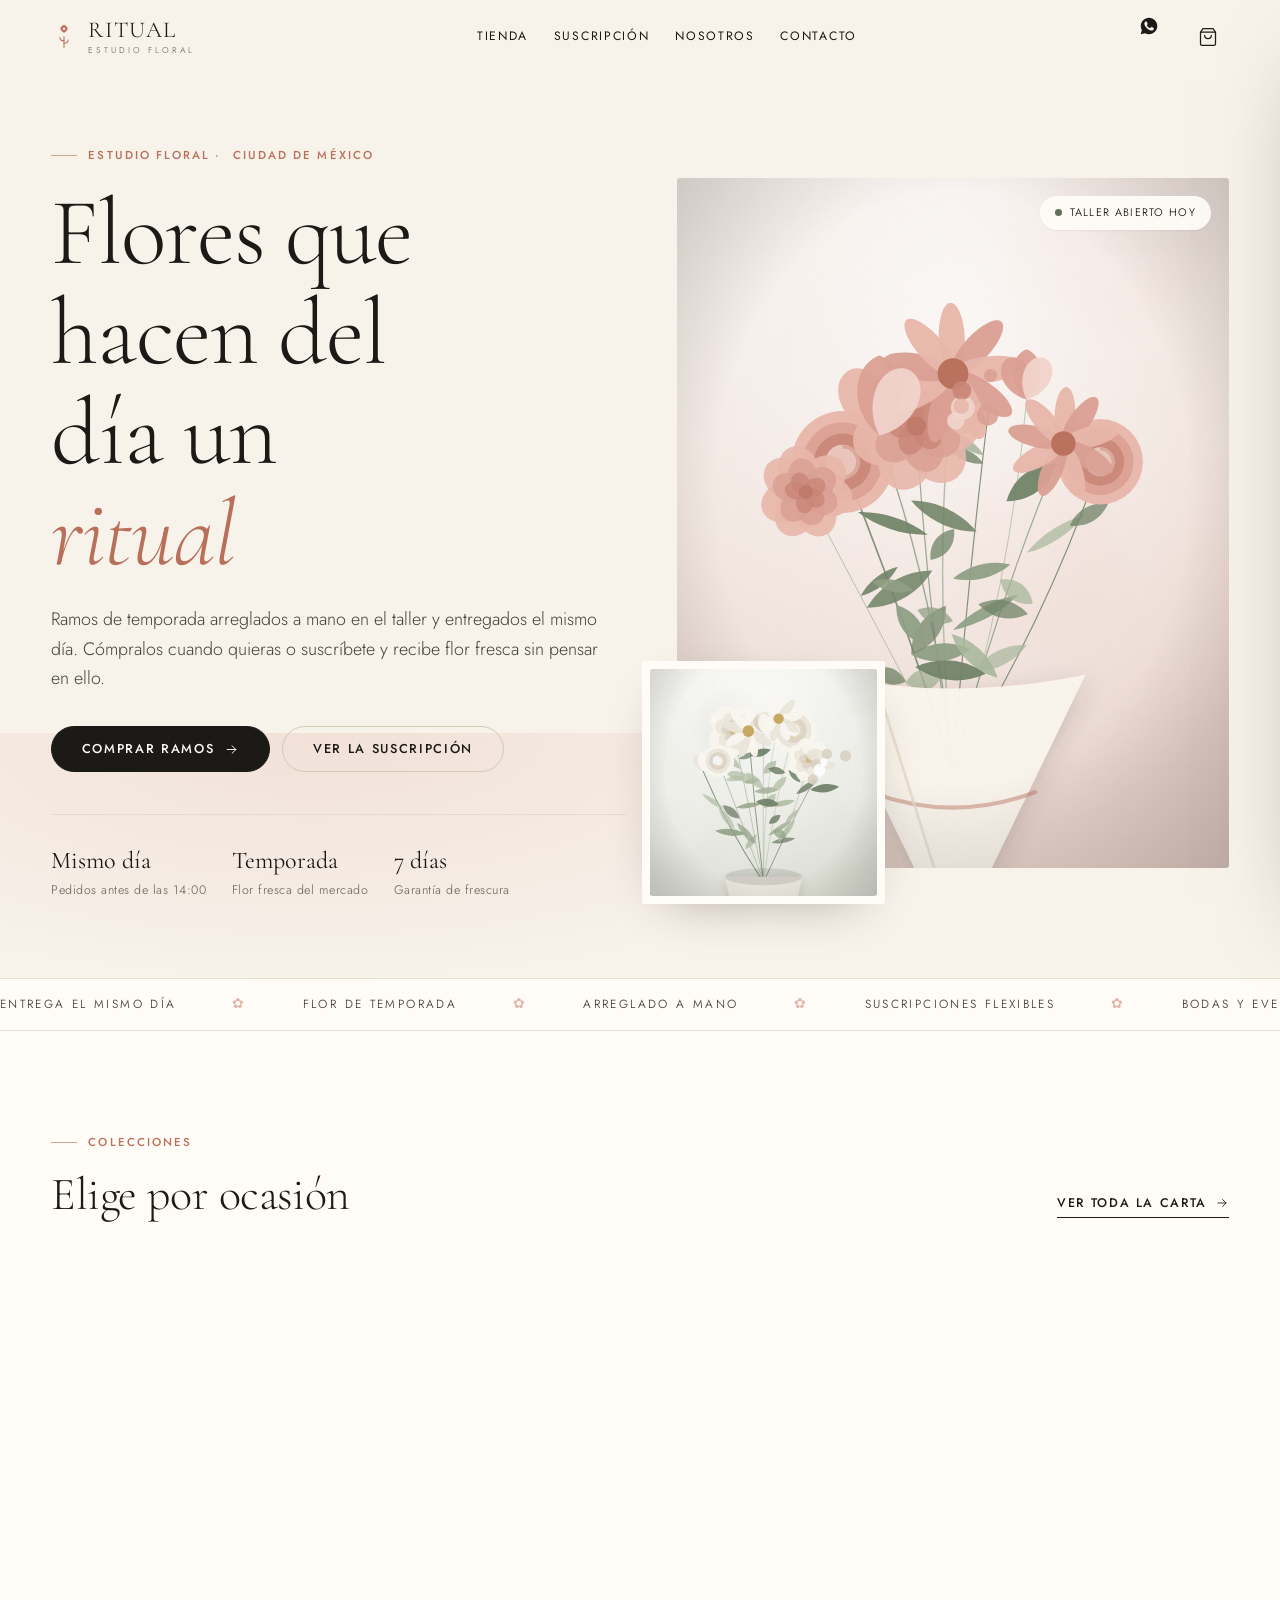
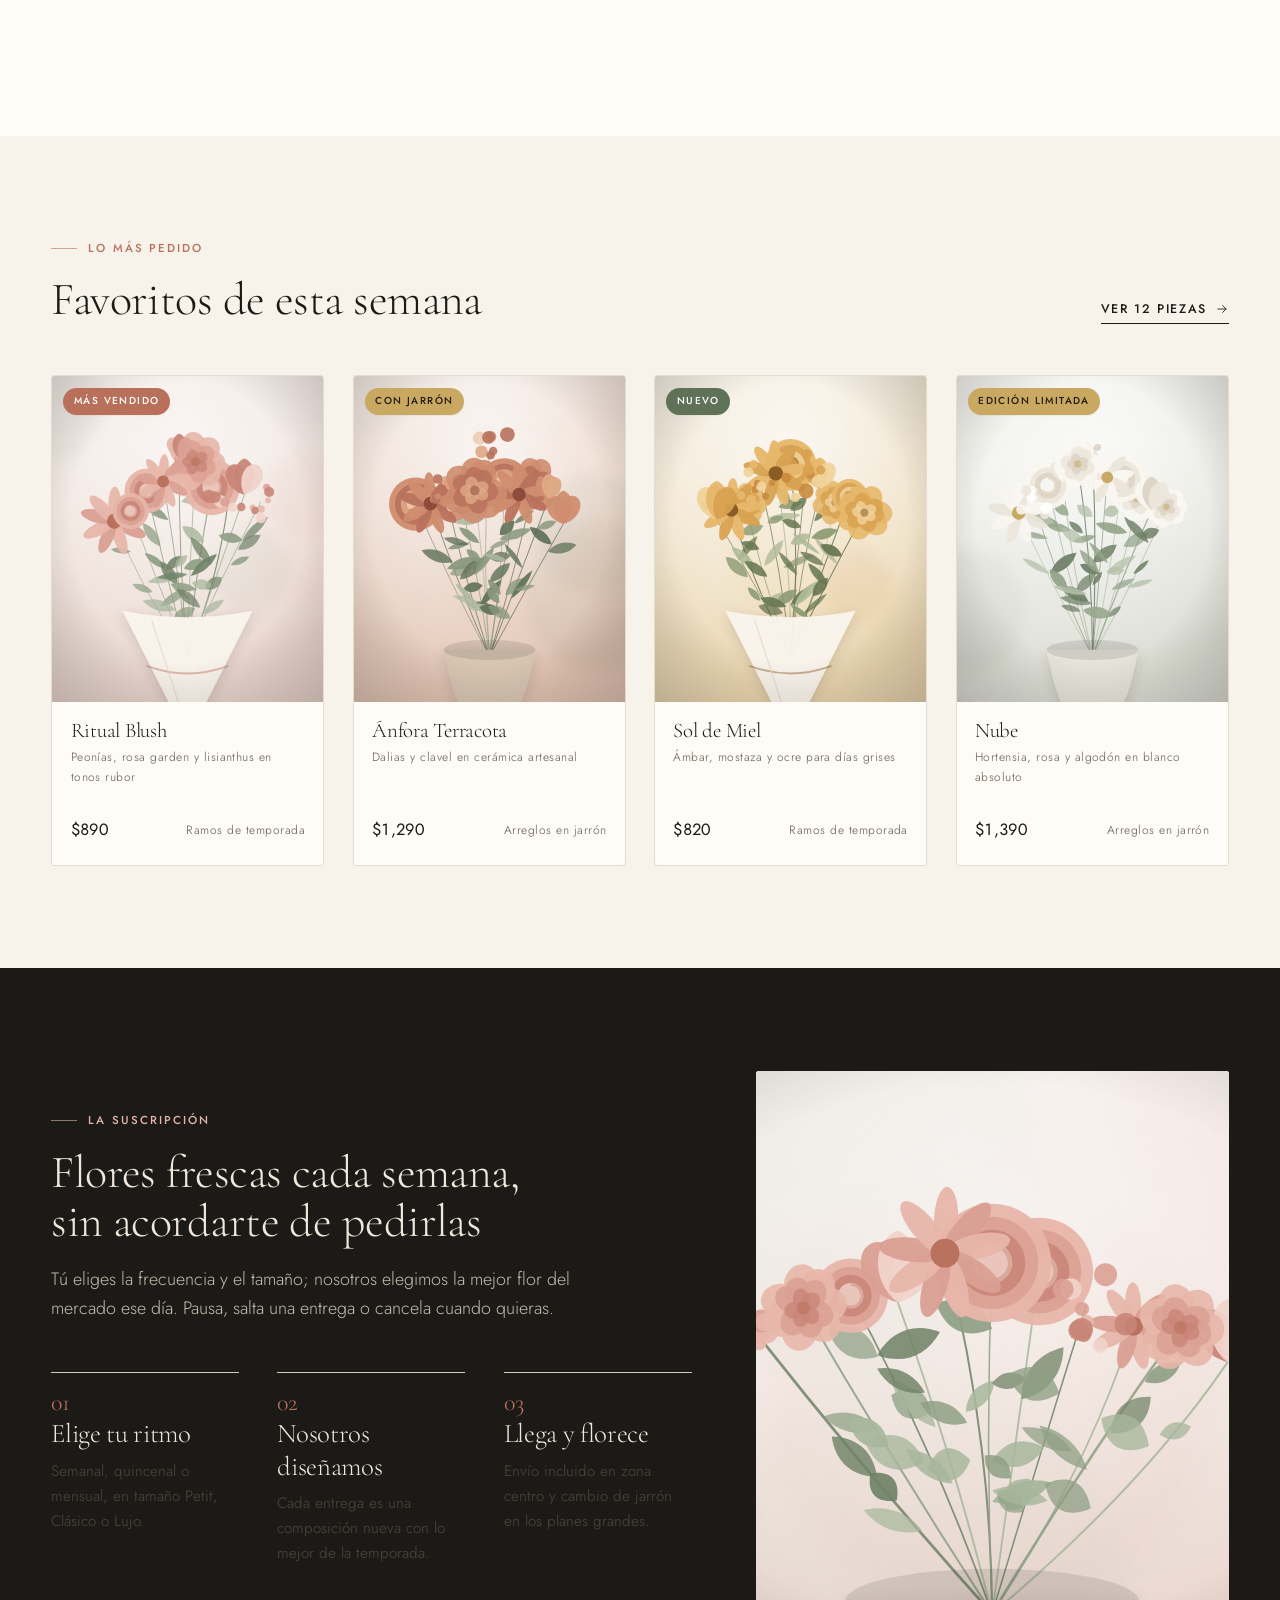
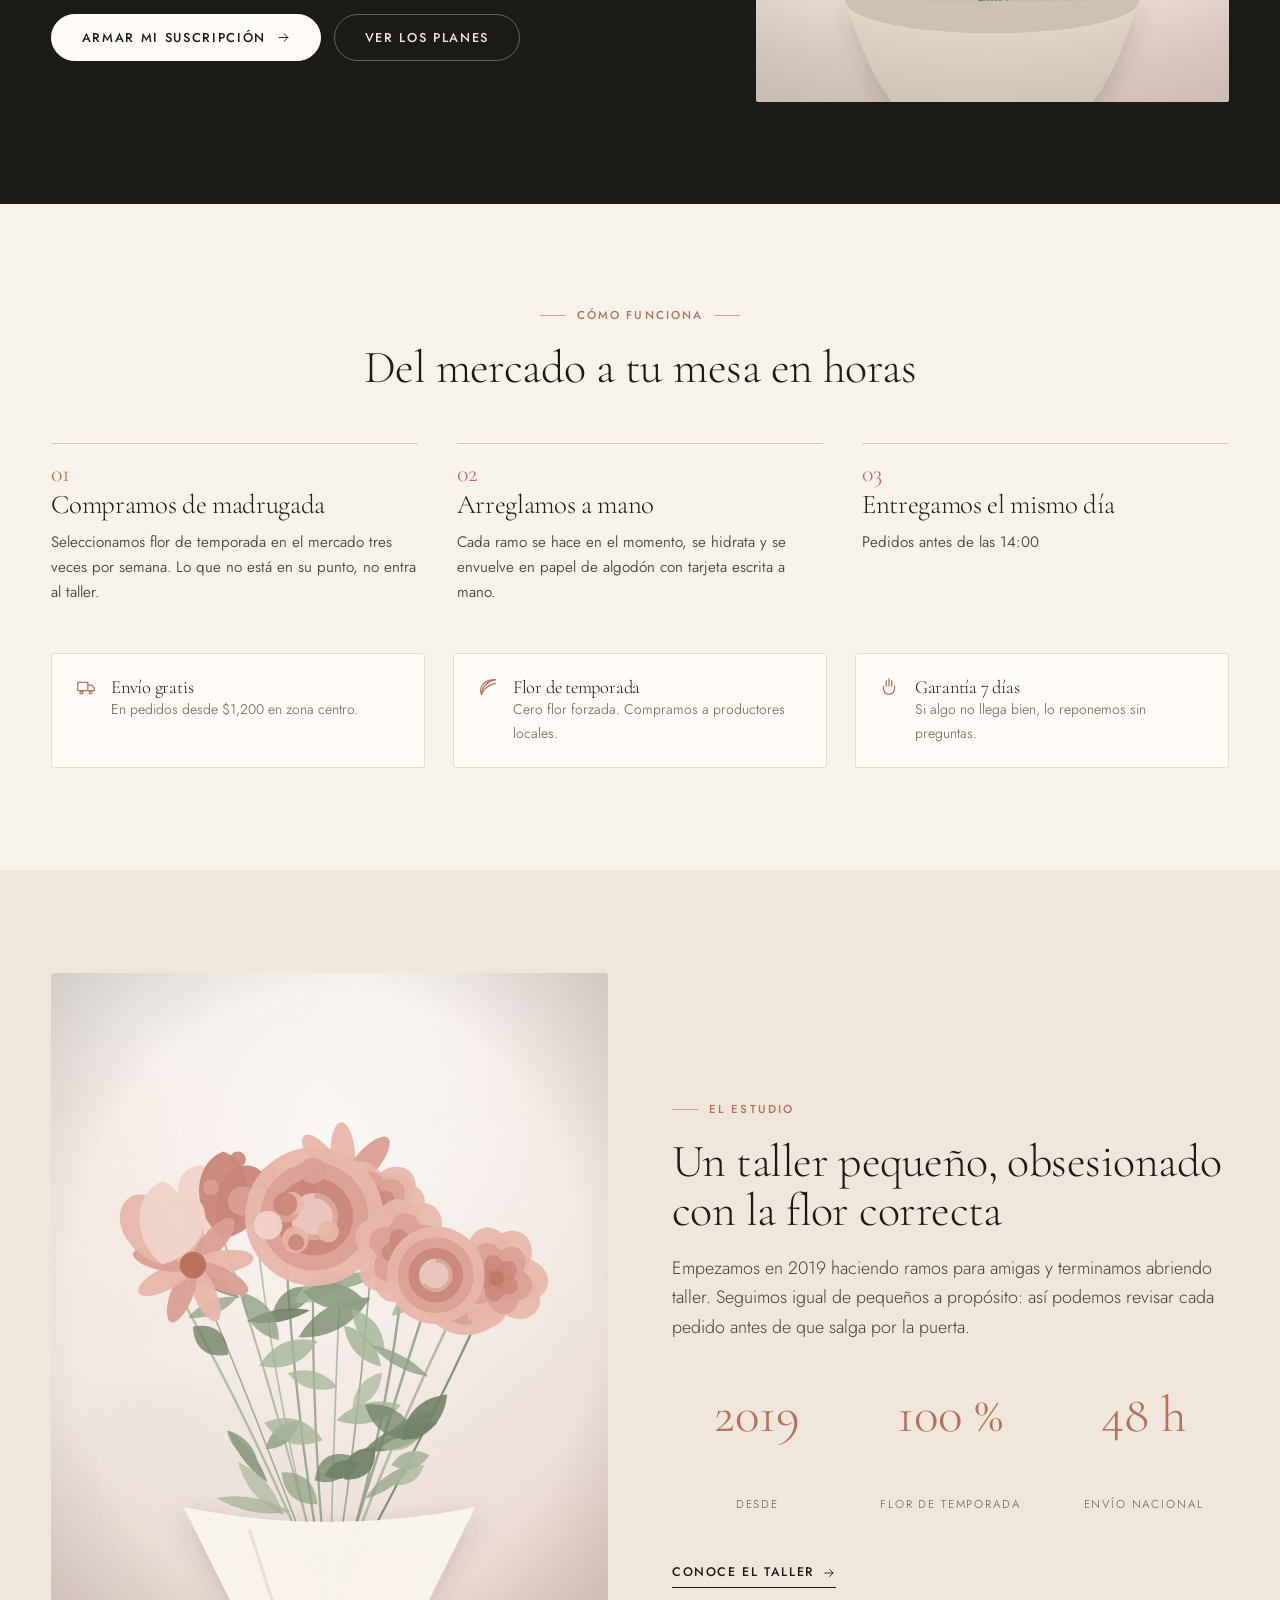
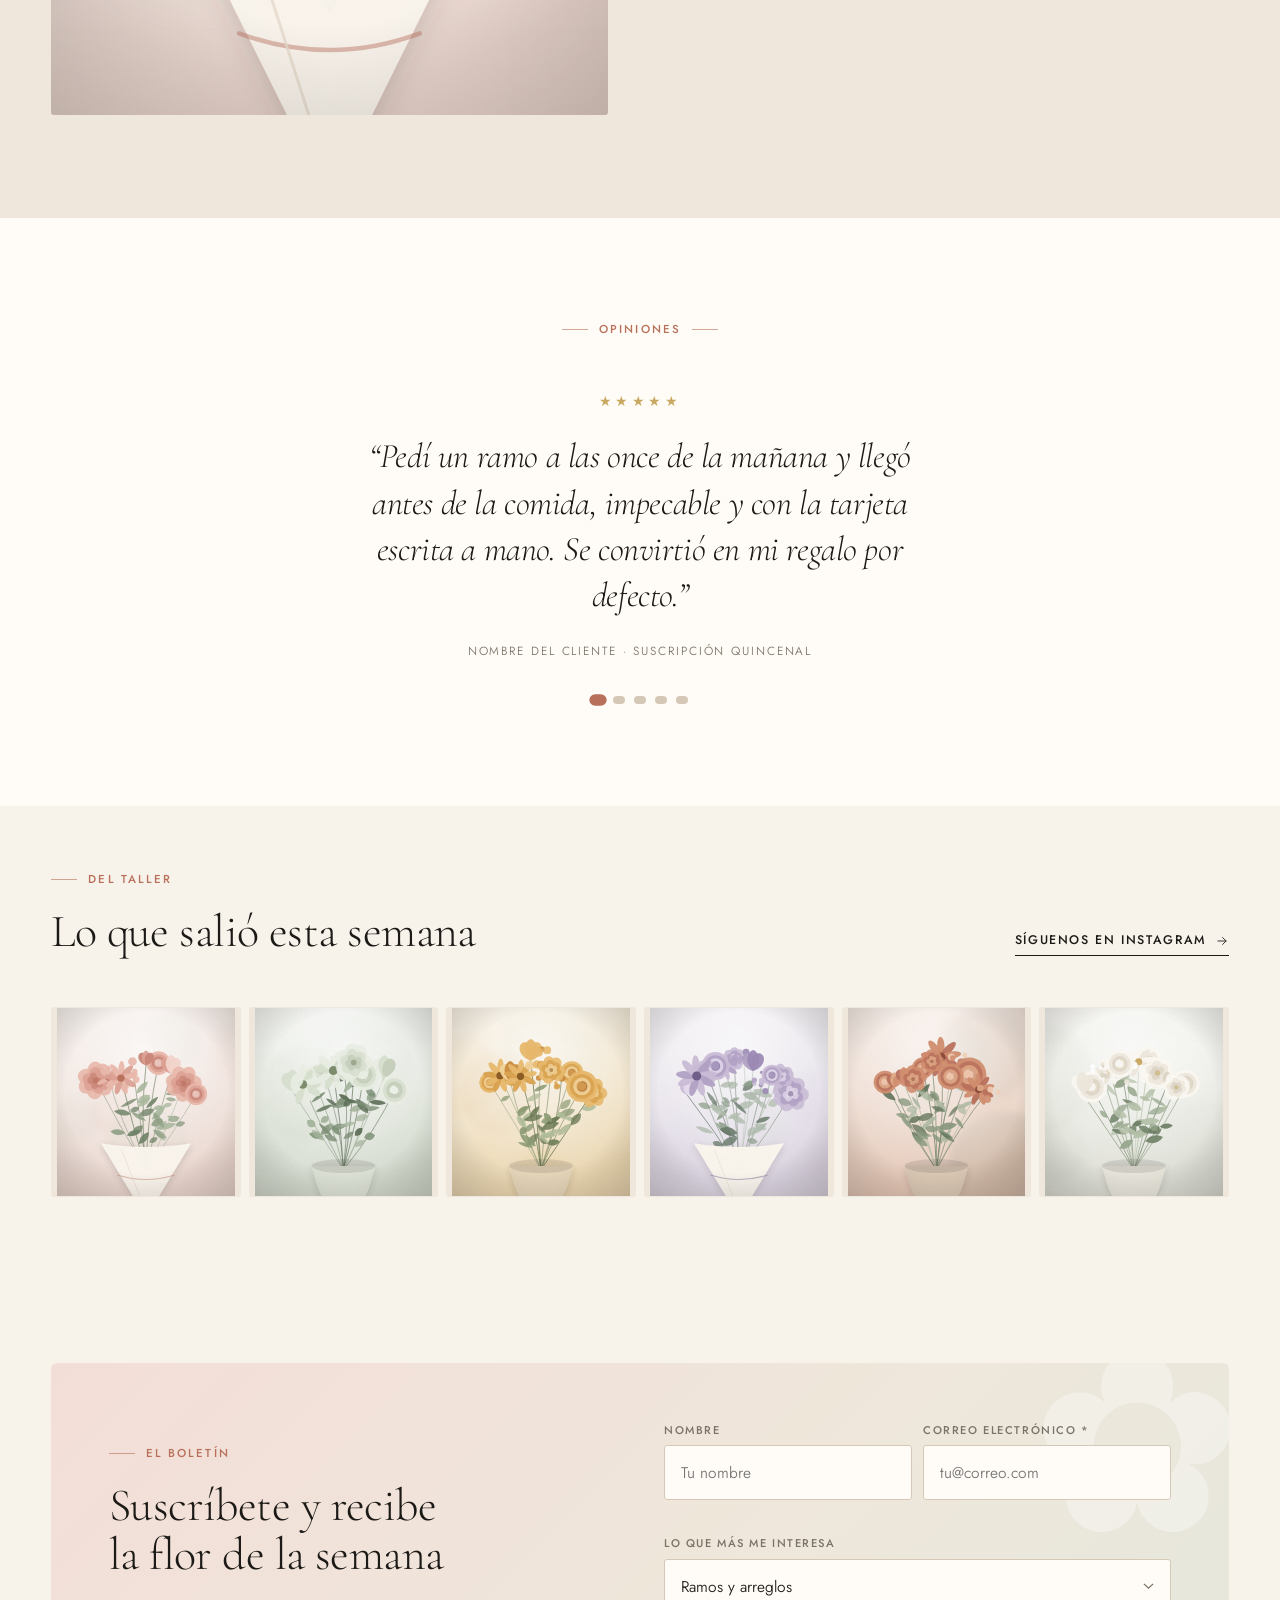
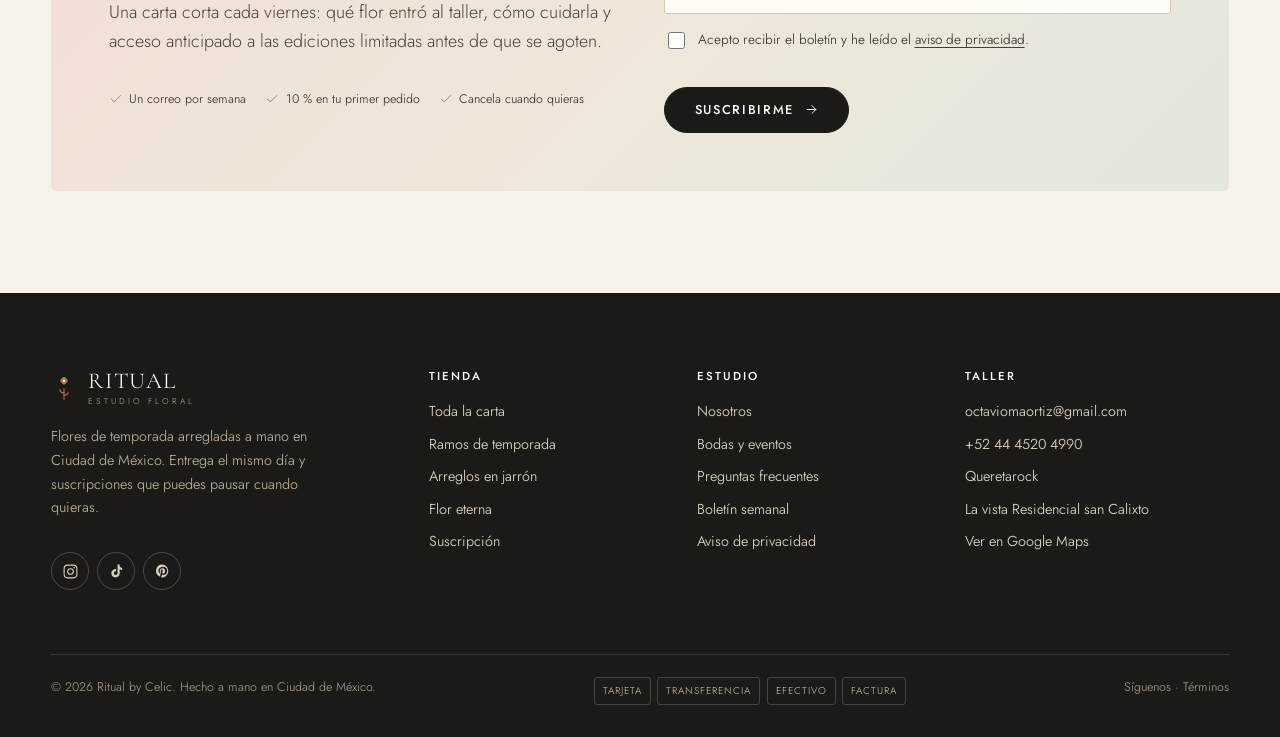
<file: index.html>
<!doctype html>
<html lang="es">
<head>
  <meta charset="utf-8">
  <meta name="viewport" content="width=device-width, initial-scale=1">
  <title>Ritual by Celic · Flores de temporada arregladas a mano</title>
  <meta name="description" content="Estudio floral con entrega el mismo día: ramos de temporada, arreglos en jarrón, flor eterna y suscripciones de flores que puedes pausar cuando quieras.">
  <link rel="canonical" href="https://ritualbycelic.com/">
  <meta name="theme-color" content="#F7F2EA">
  <meta name="robots" content="index,follow">
  <meta property="og:type" content="website">
  <meta property="og:site_name" content="Ritual by Celic">
  <meta property="og:locale" content="es_MX">
  <meta property="og:title" content="Ritual by Celic · Flores de temporada arregladas a mano">
  <meta property="og:description" content="Estudio floral con entrega el mismo día: ramos de temporada, arreglos en jarrón, flor eterna y suscripciones de flores que puedes pausar cuando quieras.">
  <meta property="og:url" content="https://ritualbycelic.com/">
  <meta property="og:image" content="https://ritualbycelic.com/assets/img/hero-principal.svg">
  <meta name="twitter:card" content="summary_large_image">
  <link rel="icon" href="assets/img/favicon.svg" type="image/svg+xml">
  <link rel="apple-touch-icon" href="assets/img/favicon.svg">
  <link rel="preconnect" href="https://fonts.googleapis.com">
  <link rel="preconnect" href="https://fonts.gstatic.com" crossorigin>
  <link rel="stylesheet" href="https://fonts.googleapis.com/css2?family=Cormorant+Garamond:ital,wght@0,300;0,400;0,500;1,300;1,400&family=Jost:wght@300;400;500&display=swap">
  <link rel="stylesheet" href="assets/css/styles.css">
</head>
<body>
  <a class="skip-link" href="#main">Saltar al contenido</a>

  <header class="header" id="header">
    <div class="wrap header__inner">
      <a class="brand" href="index.html" aria-label="Ritual by Celic — inicio">
        <svg class="brand__mark" viewBox="0 0 32 32" fill="none" aria-hidden="true"><g stroke="currentColor" stroke-width="1.3" stroke-linecap="round"><path d="M16 30V17"/><path d="M16 22c-3.2 0-5-1.6-5-4"/><path d="M16 25c3.2 0 5-1.6 5-4"/></g><g fill="currentColor"><ellipse cx="16" cy="7" rx="3" ry="4.6"/><ellipse cx="16" cy="7" rx="4.6" ry="3" opacity=".75"/><ellipse cx="16" cy="7" rx="3.9" ry="3.9" opacity=".45" transform="rotate(45 16 7)"/></g><circle cx="16" cy="7" r="1.5" fill="#F7F2EA"/></svg>
        <span class="brand__text">
          <span class="brand__name" data-cfg="marca.nombreCorto">Ritual</span>
          <span class="brand__sub"><span data-cfg="marca.lema">Estudio floral</span></span>
        </span>
      </a>
      <nav class="nav" aria-label="Navegación principal">
        <a href="tienda.html">Tienda</a>
        <a href="suscripcion.html">Suscripción</a>
        <a href="nosotros.html">Nosotros</a>
        <a href="contacto.html">Contacto</a>
      </nav>
      <div class="header__actions">
        <a class="icon-btn hide-sm" data-cfg-wa href="#" aria-label="Escríbenos por WhatsApp" title="WhatsApp"><svg viewBox="0 0 24 24" fill="currentColor"><path d="M12.04 2C6.58 2 2.13 6.45 2.13 11.91c0 1.75.46 3.46 1.32 4.96L2 22l5.25-1.38a9.9 9.9 0 0 0 4.79 1.22c5.46 0 9.91-4.45 9.91-9.91S17.5 2 12.04 2Zm5.8 14.02c-.24.68-1.4 1.3-1.93 1.35-.53.05-1.02.24-3.44-.72-2.9-1.15-4.72-4.2-4.86-4.4-.15-.2-1.15-1.55-1.15-2.96 0-1.4.73-2.09 1-2.38.26-.29.58-.36.77-.36.19 0 .39.01.56.01.19 0 .43-.06.67.5.24.58.82 2 .89 2.14.07.15.12.32.02.51-.1.19-.19.31-.38.48-.19.17-.29.29-.41.48-.12.19-.25.4-.11.68.15.29.65 1.11 1.4 1.79.96.87 1.77 1.15 2.06 1.28.29.14.46.12.63-.07.17-.19.72-.84.92-1.13.19-.29.39-.24.65-.14.26.09 1.67.79 1.96.93.29.15.48.22.55.34.07.12.07.7-.17 1.38Z"/></svg></a>
        <button class="icon-btn" type="button" data-cart-open aria-label="Abrir el carrito">
          <svg viewBox="0 0 24 24" fill="none" stroke="currentColor" stroke-width="1.5" stroke-linecap="round" stroke-linejoin="round"><path d="M6 2 3 6v14a2 2 0 0 0 2 2h14a2 2 0 0 0 2-2V6l-3-4z"/><path d="M3 6h18"/><path d="M16 10a4 4 0 0 1-8 0"/></svg><span class="cart-count" data-cart-count>0</span>
        </button>
        <button class="icon-btn burger" type="button" aria-expanded="false" aria-controls="mobileNav" aria-label="Abrir el menú">
          <span></span><span></span><span></span>
        </button>
      </div>
    </div>
  </header>

  <nav class="mobile-nav" id="mobileNav" aria-label="Navegación móvil">
      <a href="index.html" aria-current="page">Inicio</a>
      <a href="tienda.html">Tienda</a>
      <a href="suscripcion.html">Suscripción</a>
      <a href="nosotros.html">Nosotros</a>
      <a href="contacto.html">Contacto</a>
    <div class="mobile-nav__foot">
      <a class="btn btn--full" data-cfg-wa href="#">Pedir por WhatsApp</a>
      <a class="btn btn--ghost btn--full" data-cfg-mail href="#" data-keep-text="1">Escríbenos por correo</a>
    </div>
  </nav>

  <main id="main">
    <section class="hero">
      <div class="wrap hero__grid">
        <div>
          <p class="eyebrow reveal">Estudio floral · <span data-cfg="marca.ciudad"></span></p>
          <h1 class="hero__title reveal reveal-d1 text-balance">Flores que hacen del día un <em class="mark">ritual</em></h1>
          <p class="lede reveal reveal-d2">Ramos de temporada arreglados a mano en el taller y entregados el mismo día. Cómpralos cuando quieras o suscríbete y recibe flor fresca sin pensar en ello.</p>
          <div class="hero__actions reveal reveal-d3">
            <a class="btn" href="tienda.html">Comprar ramos <svg viewBox="0 0 24 24" fill="none" stroke="currentColor" stroke-width="1.5" stroke-linecap="round" stroke-linejoin="round" width="15" height="15"><path d="M5 12h14m-6-6 6 6-6 6"/></svg></a>
            <a class="btn btn--ghost" href="suscripcion.html">Ver la suscripción</a>
          </div>
          <div class="hero__proof reveal reveal-d4">
            <div><strong>Mismo día</strong>Pedidos antes de las <span data-cfg="entrega.horasCorte">nbsp;<span data-cfg="entrega.horasCorte"></span></div>
            <div><strong>Temporada</strong>Flor fresca del mercado</div>
            <div><strong>7 días</strong>Garantía de frescura</div>
          </div>
        </div>
        <div class="hero__collage reveal reveal-d2 media-zoom">
          <div class="media media--hero">
            <img src="assets/img/hero-principal.svg" alt="Ramo de temporada en tonos rubor envuelto a mano" width="700" height="875" fetchpriority="high">
          </div>
          <span class="hero__tag">Taller abierto hoy</span>
          <div class="hero__collage-sm">
            <div class="media media--square">
              <img src="assets/img/hero-detalle.svg" alt="Detalle de arreglo en jarrón de cerámica" width="300" height="300" loading="lazy">
            </div>
          </div>
        </div>
      </div>
    </section>

    <div class="marquee" aria-hidden="true">
      <div class="marquee__track">
        <span>Entrega el mismo día</span><span>Flor de temporada</span><span>Arreglado a mano</span>
        <span>Suscripciones flexibles</span><span>Bodas y eventos</span><span>Garantía de frescura</span>
      </div>
    </div>

    <section class="section section--paper" aria-labelledby="coleccionesTitulo">
      <div class="wrap">
        <div class="section-head section-head--split reveal">
          <div>
            <p class="eyebrow">Colecciones</p>
            <h2 id="coleccionesTitulo">Elige por ocasión</h2>
          </div>
          <a class="link-line" href="tienda.html">Ver toda la carta <svg viewBox="0 0 24 24" fill="none" stroke="currentColor" stroke-width="1.5" stroke-linecap="round" stroke-linejoin="round" width="15" height="15"><path d="M5 12h14m-6-6 6 6-6 6"/></svg></a>
        </div>
        <div class="grid grid--4" id="colecciones"></div>
      </div>
    </section>

    <section class="section" aria-labelledby="destacadosTitulo">
      <div class="wrap">
        <div class="section-head section-head--split reveal">
          <div>
            <p class="eyebrow">Lo más pedido</p>
            <h2 id="destacadosTitulo">Favoritos de esta semana</h2>
          </div>
          <a class="link-line" href="tienda.html">Ver 12 piezas <svg viewBox="0 0 24 24" fill="none" stroke="currentColor" stroke-width="1.5" stroke-linecap="round" stroke-linejoin="round" width="15" height="15"><path d="M5 12h14m-6-6 6 6-6 6"/></svg></a>
        </div>
        <div class="grid grid--4" data-productos="destacados" data-limite="4"></div>
      </div>
    </section>

    <section class="section section--ink" aria-labelledby="susTitulo">
      <div class="wrap split split--wide-left">
        <div class="reveal">
          <p class="eyebrow">La suscripción</p>
          <h2 id="susTitulo" class="text-balance">Flores frescas cada semana, sin acordarte de pedirlas</h2>
          <p class="lede mt-2">Tú eliges la frecuencia y el tamaño; nosotros elegimos la mejor flor del mercado ese día. Pausa, salta una entrega o cancela cuando quieras.</p>
          <div class="steps grid grid--3 mt-4">
            <div class="step"><h3>Elige tu ritmo</h3><p>Semanal, quincenal o mensual, en tamaño Petit, Clásico o Lujo.</p></div>
            <div class="step"><h3>Nosotros diseñamos</h3><p>Cada entrega es una composición nueva con lo mejor de la temporada.</p></div>
            <div class="step"><h3>Llega y florece</h3><p>Envío incluido en zona centro y cambio de jarrón en los planes grandes.</p></div>
          </div>
          <div class="row mt-4">
            <a class="btn btn--light" href="suscripcion.html">Armar mi suscripción <svg viewBox="0 0 24 24" fill="none" stroke="currentColor" stroke-width="1.5" stroke-linecap="round" stroke-linejoin="round" width="15" height="15"><path d="M5 12h14m-6-6 6 6-6 6"/></svg></a>
            <a class="btn btn--ghost" style="--btn-fg:#EFE7DB;--btn-bd:rgba(255,255,255,.3)" href="suscripcion.html#planes">Ver los planes</a>
          </div>
        </div>
        <div class="reveal reveal-d2 media-zoom">
          <div class="media media--portrait">
            <img src="assets/img/suscripcion.svg" alt="Entrega de suscripción con arreglo en jarrón" width="600" height="800" loading="lazy">
          </div>
        </div>
      </div>
    </section>

    <section class="section" aria-labelledby="comoTitulo">
      <div class="wrap">
        <div class="section-head section-head--center reveal">
          <p class="eyebrow eyebrow--center">Cómo funciona</p>
          <h2 id="comoTitulo">Del mercado a tu mesa en horas</h2>
        </div>
        <div class="steps grid grid--3">
          <div class="step reveal"><h3>Compramos de madrugada</h3><p>Seleccionamos flor de temporada en el mercado tres veces por semana. Lo que no está en su punto, no entra al taller.</p></div>
          <div class="step reveal reveal-d1"><h3>Arreglamos a mano</h3><p>Cada ramo se hace en el momento, se hidrata y se envuelve en papel de algodón con tarjeta escrita a mano.</p></div>
          <div class="step reveal reveal-d2"><h3>Entregamos el mismo día</h3><p>Pedidos antes de las <span data-cfg="entrega.horasCorte">nbsp;<span data-cfg="entrega.horasCorte"></span> llegan hoy en zona centro; el resto, al día siguiente.</p></div>
        </div>
        <div class="grid grid--3 mt-4">
          <div class="card reveal" style="padding:1.4rem;display:flex;gap:.9rem;align-items:flex-start">
            <span style="width:22px;color:var(--clay);flex:none"><svg viewBox="0 0 24 24" fill="none" stroke="currentColor" stroke-width="1.4" stroke-linecap="round" stroke-linejoin="round"><path d="M3 7h11v9H3zM14 10h4l3 3v3h-7z"/><circle cx="7" cy="18" r="1.6"/><circle cx="17" cy="18" r="1.6"/></svg></span>
            <div><h3 style="font-size:1.15rem">Envío gratis</h3><p class="small muted">En pedidos desde <span data-envio-gratis></span> en zona centro.</p></div>
          </div>
          <div class="card reveal reveal-d1" style="padding:1.4rem;display:flex;gap:.9rem;align-items:flex-start">
            <span style="width:22px;color:var(--clay);flex:none"><svg viewBox="0 0 24 24" fill="none" stroke="currentColor" stroke-width="1.4" stroke-linecap="round" stroke-linejoin="round"><path d="M20 4C10 4 4 9 4 16c0 2 1 4 1 4s2-9 15-12"/><path d="M5 20C5 12 11 6 20 4"/></svg></span>
            <div><h3 style="font-size:1.15rem">Flor de temporada</h3><p class="small muted">Cero flor forzada. Compramos a productores locales.</p></div>
          </div>
          <div class="card reveal reveal-d2" style="padding:1.4rem;display:flex;gap:.9rem;align-items:flex-start">
            <span style="width:22px;color:var(--clay);flex:none"><svg viewBox="0 0 24 24" fill="none" stroke="currentColor" stroke-width="1.4" stroke-linecap="round" stroke-linejoin="round"><path d="M12 3v8M9 5v6M15 5v6M6 11v3a6 6 0 0 0 12 0v-3"/></svg></span>
            <div><h3 style="font-size:1.15rem">Garantía 7 días</h3><p class="small muted">Si algo no llega bien, lo reponemos sin preguntas.</p></div>
          </div>
        </div>
      </div>
    </section>

    <section class="section section--bone" aria-labelledby="historiaTitulo">
      <div class="wrap split">
        <div class="reveal media-zoom">
          <div class="media media--portrait">
            <img src="assets/img/nosotros-manos.svg" alt="Preparando un ramo en el taller" width="600" height="800" loading="lazy">
          </div>
        </div>
        <div class="reveal reveal-d1">
          <p class="eyebrow">El estudio</p>
          <h2 id="historiaTitulo" class="text-balance">Un taller pequeño, obsesionado con la flor correcta</h2>
          <p class="lede mt-2">Empezamos en <span data-cfg="marca.fundado"></span> haciendo ramos para amigas y terminamos abriendo taller. Seguimos igual de pequeños a propósito: así podemos revisar cada pedido antes de que salga por la puerta.</p>
          <div class="stats mt-4">
            <div class="stat"><p class="stat__num" data-cfg="marca.fundado"></p><p class="stat__label">Desde</p></div>
            <div class="stat"><p class="stat__num">100 %</p><p class="stat__label">Flor de temporada</p></div>
            <div class="stat"><p class="stat__num">48 h</p><p class="stat__label">Envío nacional</p></div>
          </div>
          <a class="link-line mt-4" href="nosotros.html">Conoce el taller <svg viewBox="0 0 24 24" fill="none" stroke="currentColor" stroke-width="1.5" stroke-linecap="round" stroke-linejoin="round" width="15" height="15"><path d="M5 12h14m-6-6 6 6-6 6"/></svg></a>
        </div>
      </div>
    </section>

    <section class="section section--paper" aria-labelledby="opinionesTitulo">
      <div class="wrap wrap--narrow">
        <div class="section-head section-head--center reveal">
          <p class="eyebrow eyebrow--center">Opiniones</p>
          <h2 id="opinionesTitulo" class="sr-only">Lo que dicen nuestros clientes</h2>
        </div>
        <div id="testimonios" class="reveal"></div>
      </div>
    </section>

    <section class="section section--tight" aria-labelledby="galeriaTitulo">
      <div class="wrap">
        <div class="section-head section-head--split reveal">
          <div>
            <p class="eyebrow">Del taller</p>
            <h2 id="galeriaTitulo">Lo que salió esta semana</h2>
          </div>
          <a class="link-line" data-cfg-href="social.instagram" href="#" target="_blank" rel="noopener">Síguenos en Instagram <svg viewBox="0 0 24 24" fill="none" stroke="currentColor" stroke-width="1.5" stroke-linecap="round" stroke-linejoin="round" width="15" height="15"><path d="M5 12h14m-6-6 6 6-6 6"/></svg></a>
        </div>
        <div class="gallery reveal" id="galeria"></div>
      </div>
    </section>

    <section class="section" id="boletin" aria-labelledby="boletinTitulo">
    <div class="wrap">
      <div class="newsletter reveal">
        <div class="newsletter__inner">
          <div>
            <p class="eyebrow">El boletín</p>
            <h2 id="boletinTitulo" class="text-balance">Suscríbete y recibe la flor de la semana</h2>
            <p class="lede mt-2">Una carta corta cada viernes: qué flor entró al taller, cómo cuidarla y acceso anticipado a las ediciones limitadas antes de que se agoten.</p>
            <div class="perks mt-3">
              <span><svg viewBox="0 0 24 24" fill="none" stroke="currentColor" stroke-width="1.6" stroke-linecap="round" stroke-linejoin="round" width="15" height="15"><path d="M20 6 9 17l-5-5"/></svg> Un correo por semana</span>
              <span><svg viewBox="0 0 24 24" fill="none" stroke="currentColor" stroke-width="1.6" stroke-linecap="round" stroke-linejoin="round" width="15" height="15"><path d="M20 6 9 17l-5-5"/></svg> 10 % en tu primer pedido</span>
              <span><svg viewBox="0 0 24 24" fill="none" stroke="currentColor" stroke-width="1.6" stroke-linecap="round" stroke-linejoin="round" width="15" height="15"><path d="M20 6 9 17l-5-5"/></svg> Cancela cuando quieras</span>
            </div>
          </div>
          <form data-form="newsletter" novalidate aria-label="Suscripción al boletín">
            <div class="grid grid--2" style="gap:.7rem">
              <div class="field">
                <label for="nlNombre">Nombre</label>
                <input id="nlNombre" name="nombre" autocomplete="given-name" placeholder="Tu nombre">
                <p class="field__error"></p>
              </div>
              <div class="field">
                <label for="nlEmail">Correo electrónico *</label>
                <input type="email" id="nlEmail" name="email" required autocomplete="email" placeholder="tu@correo.com">
                <p class="field__error"></p>
              </div>
            </div>
            <div class="field">
              <label for="nlInteres">Lo que más me interesa</label>
              <select id="nlInteres" name="interes">
                <option>Ramos y arreglos</option>
                <option>Suscripción de flores</option>
                <option>Bodas y eventos</option>
                <option>Flores para empresas</option>
              </select>
            </div>
            <div class="field">
              <label class="checkline">
                <input type="checkbox" name="acepto" required>
                <span>Acepto recibir el boletín y he leído el <a href="contacto.html#legal">aviso de privacidad</a>.</span>
              </label>
              <p class="field__error"></p>
            </div>
            <div class="form-msg" role="alert"></div>
            <div class="row">
              <button class="btn" type="submit">Suscribirme <svg viewBox="0 0 24 24" fill="none" stroke="currentColor" stroke-width="1.5" stroke-linecap="round" stroke-linejoin="round" width="15" height="15"><path d="M5 12h14m-6-6 6 6-6 6"/></svg></button>
              <a class="btn btn--ghost btn--sm" data-mail-fallback href="#" hidden>Enviar por correo</a>
            </div>
          </form>
        </div>
      </div>
    </div>
  </section>
  </main>

  <footer class="footer">
    <div class="wrap">
      <div class="footer__grid">
        <div>
          <a class="brand" href="index.html">
            <svg class="brand__mark" viewBox="0 0 32 32" fill="none" aria-hidden="true"><g stroke="currentColor" stroke-width="1.3" stroke-linecap="round"><path d="M16 30V17"/><path d="M16 22c-3.2 0-5-1.6-5-4"/><path d="M16 25c3.2 0 5-1.6 5-4"/></g><g fill="currentColor"><ellipse cx="16" cy="7" rx="3" ry="4.6"/><ellipse cx="16" cy="7" rx="4.6" ry="3" opacity=".75"/><ellipse cx="16" cy="7" rx="3.9" ry="3.9" opacity=".45" transform="rotate(45 16 7)"/></g><circle cx="16" cy="7" r="1.5" fill="#F7F2EA"/></svg>
            <span class="brand__text">
              <span class="brand__name" data-cfg="marca.nombreCorto">Ritual</span>
              <span class="brand__sub"><span data-cfg="marca.lema">Estudio floral</span></span>
            </span>
          </a>
          <p class="small mt-2" style="max-width:32ch;color:#B5A996">Flores de temporada arregladas a mano en <span data-cfg="marca.ciudad"></span>. Entrega el mismo día y suscripciones que puedes pausar cuando quieras.</p>
          <div class="socials mt-3">
            <a data-cfg-href="social.instagram" href="#" aria-label="Instagram" target="_blank" rel="noopener"><svg viewBox="0 0 24 24" fill="none" stroke="currentColor" stroke-width="1.5"><rect x="3" y="3" width="18" height="18" rx="5"/><circle cx="12" cy="12" r="4"/><circle cx="17.2" cy="6.8" r="1" fill="currentColor" stroke="none"/></svg></a>
            <a data-cfg-href="social.tiktok" href="#" aria-label="TikTok" target="_blank" rel="noopener"><svg viewBox="0 0 24 24" fill="currentColor"><path d="M16.5 2h-3v12.2a2.6 2.6 0 1 1-2-2.53V8.6a5.9 5.9 0 1 0 5 5.83V8.9a6.3 6.3 0 0 0 3.5 1.06V6.9A3.6 3.6 0 0 1 16.5 2Z"/></svg></a>
            <a data-cfg-href="social.pinterest" href="#" aria-label="Pinterest" target="_blank" rel="noopener"><svg viewBox="0 0 24 24" fill="currentColor"><path d="M12 2a9 9 0 0 0-3.3 17.4c-.05-.7-.01-1.55.17-2.3l1.05-4.4s-.26-.53-.26-1.32c0-1.24.72-2.16 1.62-2.16.76 0 1.13.57 1.13 1.26 0 .76-.49 1.9-.74 2.96-.21.89.45 1.61 1.32 1.61 1.58 0 2.65-2.03 2.65-4.43 0-1.83-1.23-3.2-3.47-3.2-2.53 0-4.11 1.89-4.11 4 0 .77.23 1.31.58 1.73.16.19.19.27.13.49l-.19.73c-.06.24-.25.32-.47.23-1.3-.53-1.9-1.95-1.9-3.55 0-2.64 2.23-5.8 6.63-5.8 3.54 0 5.87 2.56 5.87 5.3 0 3.64-2.02 6.36-5 6.36-1 0-1.94-.54-2.26-1.15l-.61 2.42c-.22.83-.65 1.66-1.05 2.3A9 9 0 1 0 12 2Z"/></svg></a>
            <a data-cfg-href="social.facebook" href="#" aria-label="Facebook" target="_blank" rel="noopener"><svg viewBox="0 0 24 24" fill="currentColor"><path d="M13.5 22v-8h2.7l.4-3.1h-3.1V8.9c0-.9.25-1.5 1.55-1.5h1.65V4.6c-.8-.1-1.7-.15-2.5-.15-2.5 0-4.2 1.5-4.2 4.3v2.15H7.3V14h2.3v8h3.9Z"/></svg></a>
          </div>
        </div>
        <div>
          <h4>Tienda</h4>
          <ul>
            <li><a href="tienda.html">Toda la carta</a></li>
            <li><a href="tienda.html?coleccion=ramos">Ramos de temporada</a></li>
            <li><a href="tienda.html?coleccion=arreglos">Arreglos en jarrón</a></li>
            <li><a href="tienda.html?coleccion=eternas">Flor eterna</a></li>
            <li><a href="suscripcion.html">Suscripción</a></li>
          </ul>
        </div>
        <div>
          <h4>Estudio</h4>
          <ul>
            <li><a href="nosotros.html">Nosotros</a></li>
            <li><a href="contacto.html">Bodas y eventos</a></li>
            <li><a href="suscripcion.html#preguntas">Preguntas frecuentes</a></li>
            <li><a href="index.html#boletin">Boletín semanal</a></li>
            <li><a href="contacto.html#legal">Aviso de privacidad</a></li>
          </ul>
        </div>
        <div>
          <h4>Taller</h4>
          <ul>
            <li><a data-cfg-mail href="#"></a></li>
            <li><a data-cfg-tel href="#"></a></li>
            <li><span data-cfg="contacto.direccion"></span></li>
            <li><span data-cfg="contacto.ciudadPostal"></span></li>
            <li><a data-cfg-maps href="#">Ver en Google Maps</a></li>
          </ul>
        </div>
      </div>
      <div class="footer__bottom">
        <span>© <span data-year></span> <span data-cfg="marca.nombre"></span>. Hecho a mano en <span data-cfg="marca.ciudad"></span>.</span>
        <div class="pay"><span>Tarjeta</span><span>Transferencia</span><span>Efectivo</span><span>Factura</span></div>
        <span><a data-cfg-href="social.instagram" href="#" target="_blank" rel="noopener">Síguenos</a> · <a href="contacto.html#legal">Términos</a></span>
      </div>
    </div>
  </footer>

  <script src="assets/js/config.js"></script>
  <script src="assets/js/data.js"></script>
  <script src="assets/js/core.js"></script>
  <script src="assets/js/shop.js"></script>
</body>
</html>
</file>
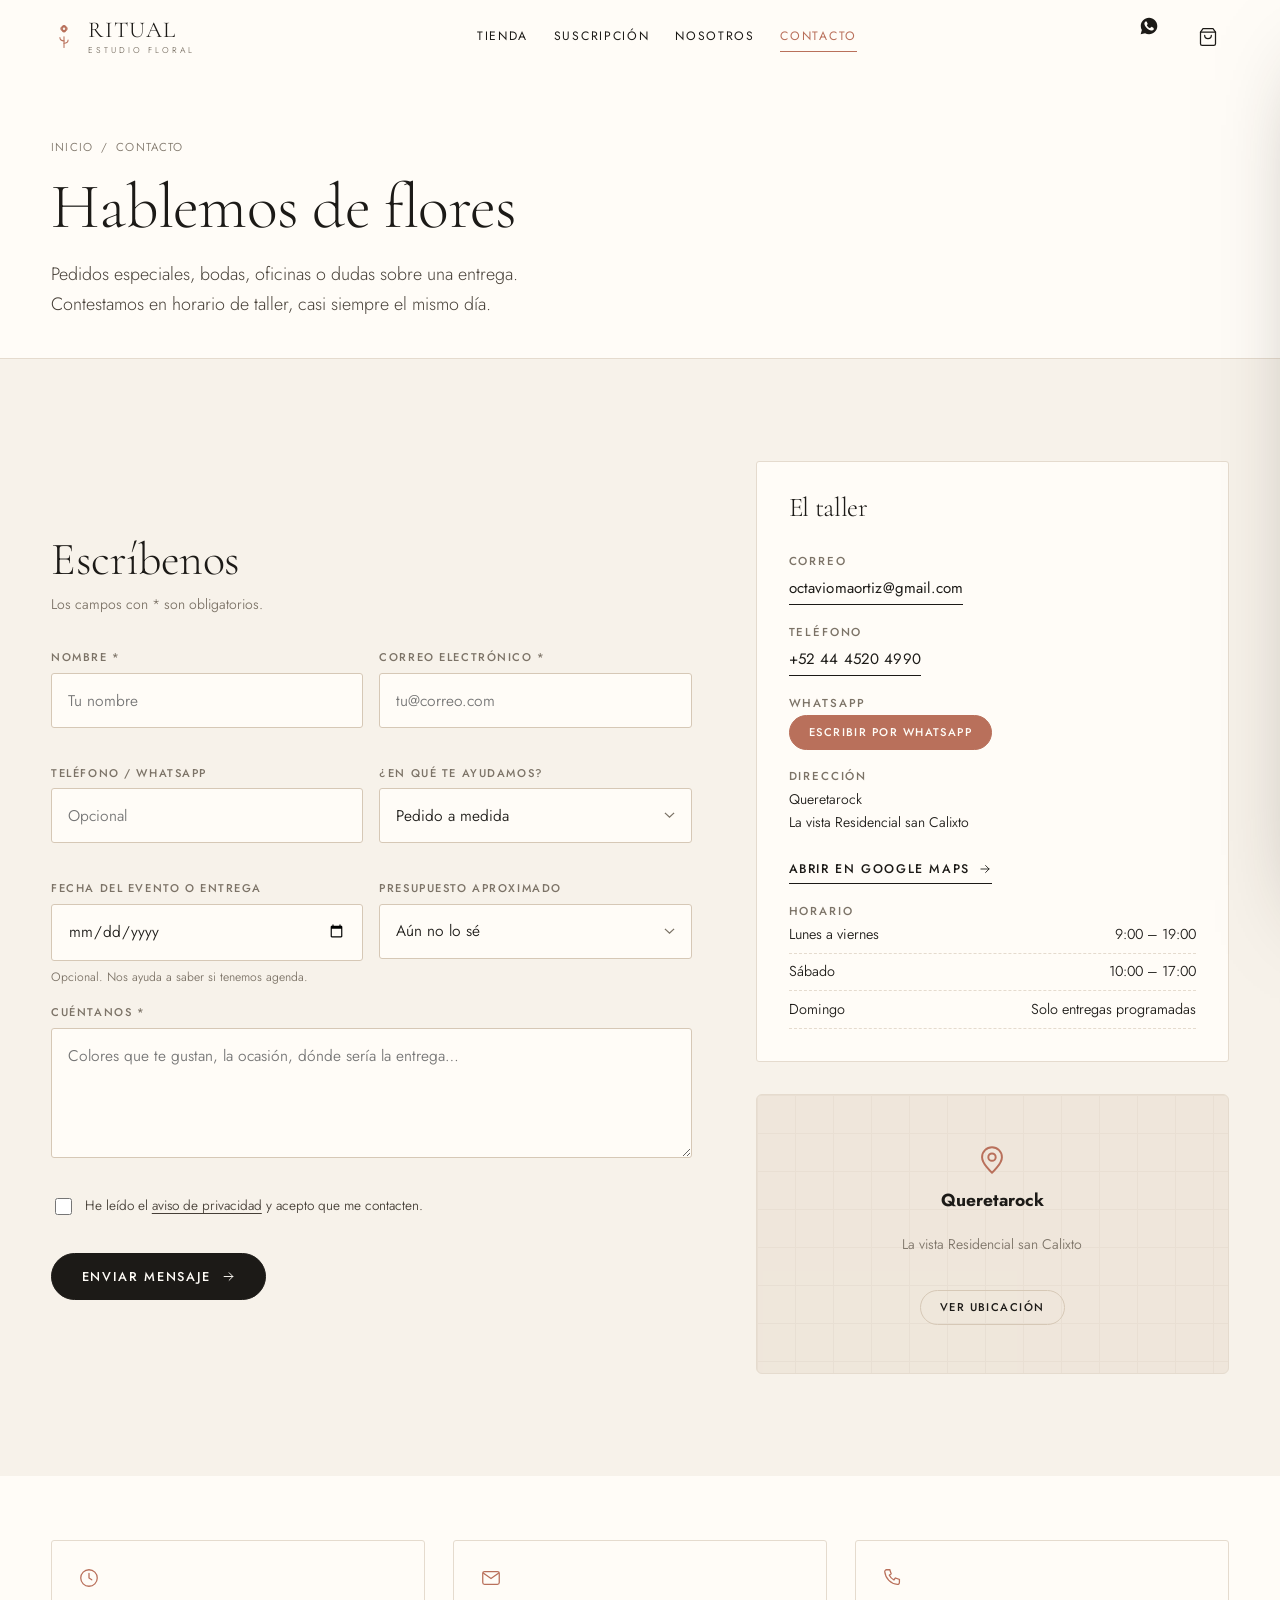
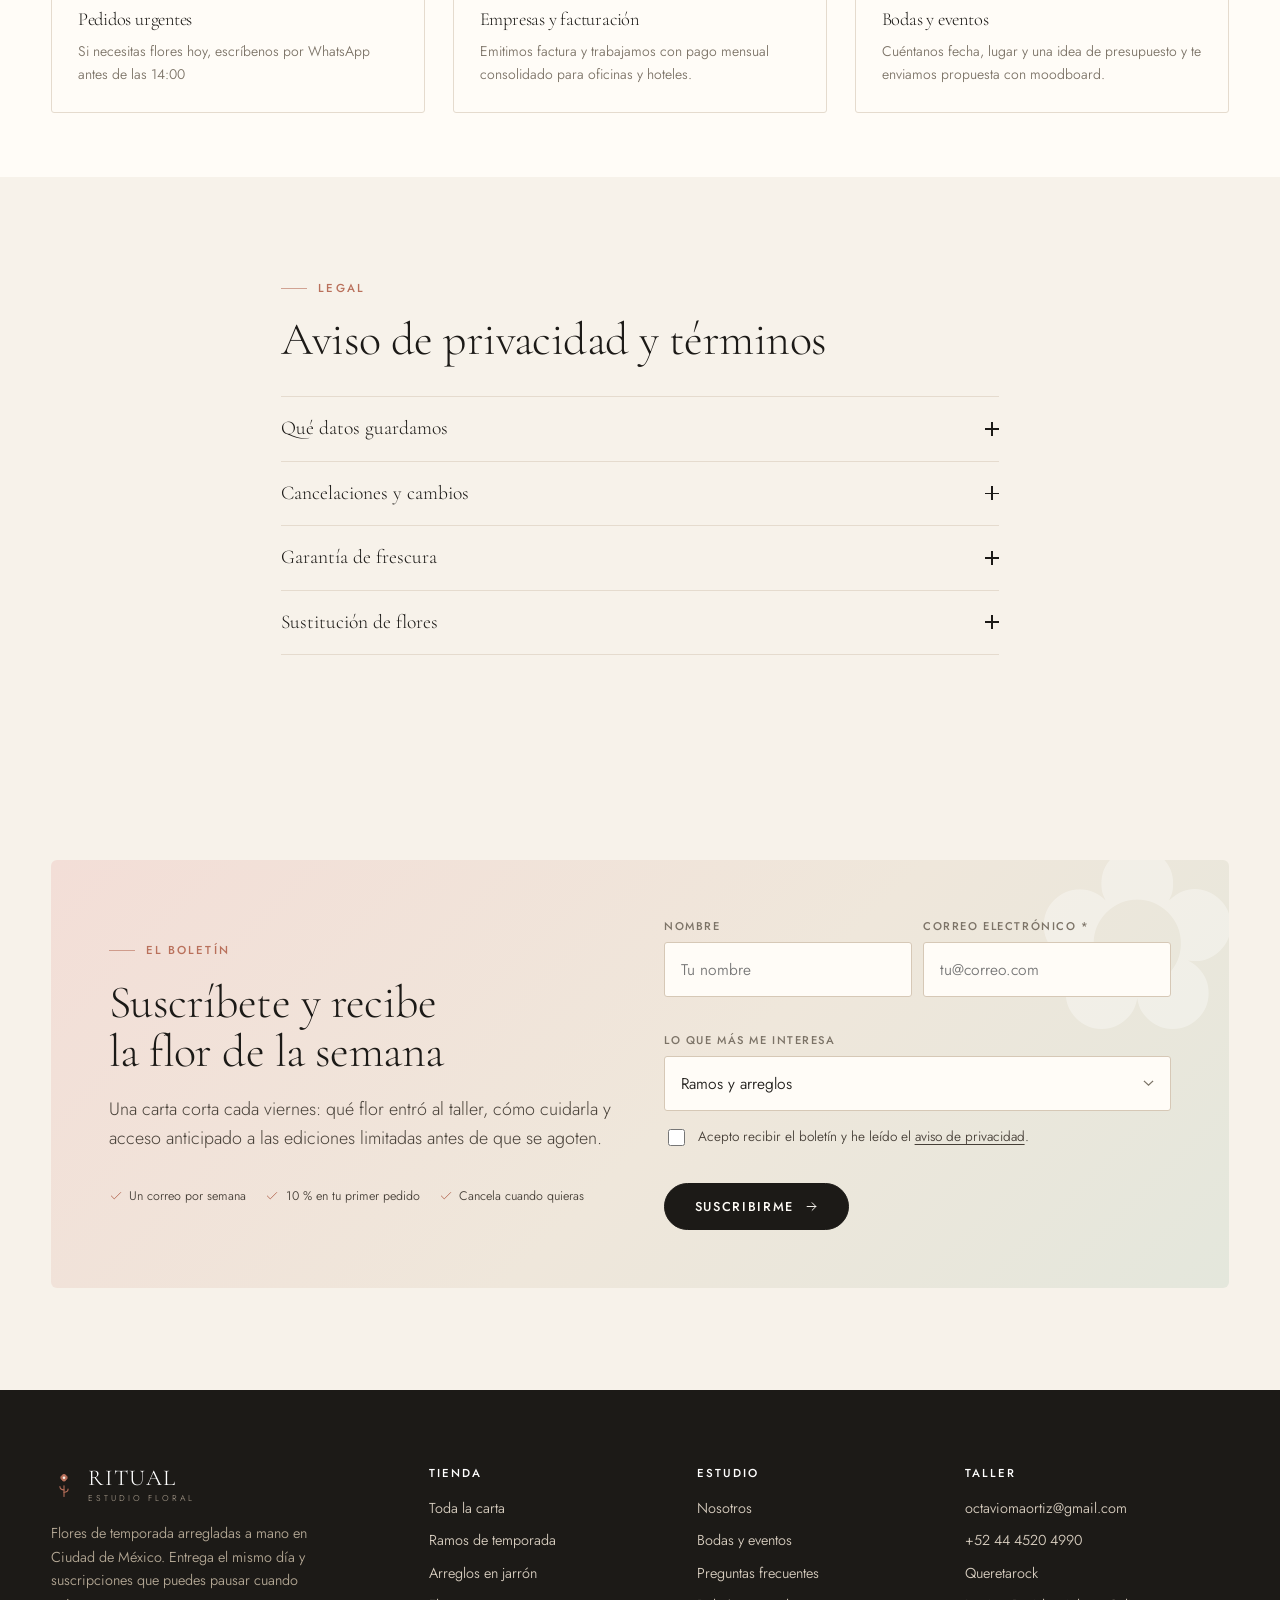
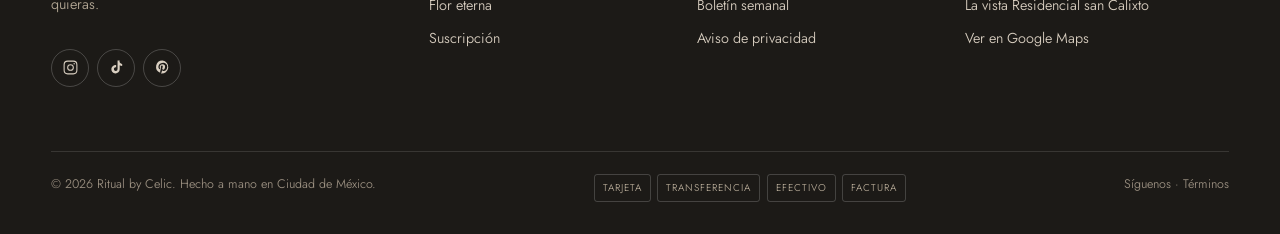
<file: contacto.html>
<!doctype html>
<html lang="es">
<head>
  <meta charset="utf-8">
  <meta name="viewport" content="width=device-width, initial-scale=1">
  <title>Contacto · Pedidos a medida, bodas y empresas | Ritual by Celic</title>
  <meta name="description" content="Escríbenos para pedidos a medida, bodas, eventos y flores para oficinas. Correo, teléfono, WhatsApp, dirección y horario del taller.">
  <link rel="canonical" href="https://ritualbycelic.com/contacto.html">
  <meta name="theme-color" content="#F7F2EA">
  <meta name="robots" content="index,follow">
  <meta property="og:type" content="website">
  <meta property="og:site_name" content="Ritual by Celic">
  <meta property="og:locale" content="es_MX">
  <meta property="og:title" content="Contacto · Pedidos a medida, bodas y empresas | Ritual by Celic">
  <meta property="og:description" content="Escríbenos para pedidos a medida, bodas, eventos y flores para oficinas. Correo, teléfono, WhatsApp, dirección y horario del taller.">
  <meta property="og:url" content="https://ritualbycelic.com/contacto.html">
  <meta property="og:image" content="https://ritualbycelic.com/assets/img/hero-principal.svg">
  <meta name="twitter:card" content="summary_large_image">
  <link rel="icon" href="assets/img/favicon.svg" type="image/svg+xml">
  <link rel="apple-touch-icon" href="assets/img/favicon.svg">
  <link rel="preconnect" href="https://fonts.googleapis.com">
  <link rel="preconnect" href="https://fonts.gstatic.com" crossorigin>
  <link rel="stylesheet" href="https://fonts.googleapis.com/css2?family=Cormorant+Garamond:ital,wght@0,300;0,400;0,500;1,300;1,400&family=Jost:wght@300;400;500&display=swap">
  <link rel="stylesheet" href="assets/css/styles.css">
</head>
<body>
  <a class="skip-link" href="#main">Saltar al contenido</a>

  <header class="header" id="header">
    <div class="wrap header__inner">
      <a class="brand" href="index.html" aria-label="Ritual by Celic — inicio">
        <svg class="brand__mark" viewBox="0 0 32 32" fill="none" aria-hidden="true"><g stroke="currentColor" stroke-width="1.3" stroke-linecap="round"><path d="M16 30V17"/><path d="M16 22c-3.2 0-5-1.6-5-4"/><path d="M16 25c3.2 0 5-1.6 5-4"/></g><g fill="currentColor"><ellipse cx="16" cy="7" rx="3" ry="4.6"/><ellipse cx="16" cy="7" rx="4.6" ry="3" opacity=".75"/><ellipse cx="16" cy="7" rx="3.9" ry="3.9" opacity=".45" transform="rotate(45 16 7)"/></g><circle cx="16" cy="7" r="1.5" fill="#F7F2EA"/></svg>
        <span class="brand__text">
          <span class="brand__name" data-cfg="marca.nombreCorto">Ritual</span>
          <span class="brand__sub"><span data-cfg="marca.lema">Estudio floral</span></span>
        </span>
      </a>
      <nav class="nav" aria-label="Navegación principal">
        <a href="tienda.html">Tienda</a>
        <a href="suscripcion.html">Suscripción</a>
        <a href="nosotros.html">Nosotros</a>
        <a href="contacto.html" aria-current="page">Contacto</a>
      </nav>
      <div class="header__actions">
        <a class="icon-btn hide-sm" data-cfg-wa href="#" aria-label="Escríbenos por WhatsApp" title="WhatsApp"><svg viewBox="0 0 24 24" fill="currentColor"><path d="M12.04 2C6.58 2 2.13 6.45 2.13 11.91c0 1.75.46 3.46 1.32 4.96L2 22l5.25-1.38a9.9 9.9 0 0 0 4.79 1.22c5.46 0 9.91-4.45 9.91-9.91S17.5 2 12.04 2Zm5.8 14.02c-.24.68-1.4 1.3-1.93 1.35-.53.05-1.02.24-3.44-.72-2.9-1.15-4.72-4.2-4.86-4.4-.15-.2-1.15-1.55-1.15-2.96 0-1.4.73-2.09 1-2.38.26-.29.58-.36.77-.36.19 0 .39.01.56.01.19 0 .43-.06.67.5.24.58.82 2 .89 2.14.07.15.12.32.02.51-.1.19-.19.31-.38.48-.19.17-.29.29-.41.48-.12.19-.25.4-.11.68.15.29.65 1.11 1.4 1.79.96.87 1.77 1.15 2.06 1.28.29.14.46.12.63-.07.17-.19.72-.84.92-1.13.19-.29.39-.24.65-.14.26.09 1.67.79 1.96.93.29.15.48.22.55.34.07.12.07.7-.17 1.38Z"/></svg></a>
        <button class="icon-btn" type="button" data-cart-open aria-label="Abrir el carrito">
          <svg viewBox="0 0 24 24" fill="none" stroke="currentColor" stroke-width="1.5" stroke-linecap="round" stroke-linejoin="round"><path d="M6 2 3 6v14a2 2 0 0 0 2 2h14a2 2 0 0 0 2-2V6l-3-4z"/><path d="M3 6h18"/><path d="M16 10a4 4 0 0 1-8 0"/></svg><span class="cart-count" data-cart-count>0</span>
        </button>
        <button class="icon-btn burger" type="button" aria-expanded="false" aria-controls="mobileNav" aria-label="Abrir el menú">
          <span></span><span></span><span></span>
        </button>
      </div>
    </div>
  </header>

  <nav class="mobile-nav" id="mobileNav" aria-label="Navegación móvil">
      <a href="index.html">Inicio</a>
      <a href="tienda.html">Tienda</a>
      <a href="suscripcion.html">Suscripción</a>
      <a href="nosotros.html">Nosotros</a>
      <a href="contacto.html" aria-current="page">Contacto</a>
    <div class="mobile-nav__foot">
      <a class="btn btn--full" data-cfg-wa href="#">Pedir por WhatsApp</a>
      <a class="btn btn--ghost btn--full" data-cfg-mail href="#" data-keep-text="1">Escríbenos por correo</a>
    </div>
  </nav>

  <main id="main">
    <section class="page-head">
      <div class="wrap">
        <nav class="crumbs" aria-label="Ruta"><a href="index.html">Inicio</a> <span aria-hidden="true">/</span> <span>Contacto</span></nav>
        <h1>Hablemos de flores</h1>
        <p class="lede mt-2">Pedidos especiales, bodas, oficinas o dudas sobre una entrega. Contestamos en horario de taller, casi siempre el mismo día.</p>
      </div>
    </section>

    <section class="section">
      <div class="wrap split split--wide-left">
        <div class="reveal">
          <h2>Escríbenos</h2>
          <p class="muted small mt-1">Los campos con * son obligatorios.</p>
          <form class="stack mt-3" style="--gap:1rem" data-form="contacto" novalidate aria-label="Formulario de contacto">
            <div class="grid grid--2" style="gap:1rem">
              <div class="field">
                <label for="ctNombre">Nombre *</label>
                <input id="ctNombre" name="nombre" required autocomplete="name" placeholder="Tu nombre">
                <p class="field__error"></p>
              </div>
              <div class="field">
                <label for="ctEmail">Correo electrónico *</label>
                <input type="email" id="ctEmail" name="email" required autocomplete="email" placeholder="tu@correo.com">
                <p class="field__error"></p>
              </div>
            </div>
            <div class="grid grid--2" style="gap:1rem">
              <div class="field">
                <label for="ctTel">Teléfono / WhatsApp</label>
                <input id="ctTel" name="telefono" inputmode="tel" autocomplete="tel" placeholder="Opcional">
                <p class="field__error"></p>
              </div>
              <div class="field">
                <label for="ctMotivo">¿En qué te ayudamos?</label>
                <select id="ctMotivo" name="motivo">
                  <option>Pedido a medida</option>
                  <option>Boda o evento</option>
                  <option>Flores para empresa u oficina</option>
                  <option>Suscripción</option>
                  <option>Duda sobre una entrega</option>
                  <option>Otra cosa</option>
                </select>
              </div>
            </div>
            <div class="grid grid--2" style="gap:1rem">
              <div class="field">
                <label for="ctFecha">Fecha del evento o entrega</label>
                <input type="date" id="ctFecha" name="fecha">
                <p class="field__hint">Opcional. Nos ayuda a saber si tenemos agenda.</p>
              </div>
              <div class="field">
                <label for="ctPresupuesto">Presupuesto aproximado</label>
                <select id="ctPresupuesto" name="presupuesto">
                  <option>Aún no lo sé</option>
                  <option>Hasta 1 500</option>
                  <option>1 500 – 5 000</option>
                  <option>5 000 – 15 000</option>
                  <option>Más de 15 000</option>
                </select>
              </div>
            </div>
            <div class="field">
              <label for="ctMensaje">Cuéntanos *</label>
              <textarea id="ctMensaje" name="mensaje" required placeholder="Colores que te gustan, la ocasión, dónde sería la entrega…"></textarea>
              <p class="field__error"></p>
            </div>
            <div class="field">
              <label class="checkline">
                <input type="checkbox" name="acepto" required>
                <span>He leído el <a href="#legal">aviso de privacidad</a> y acepto que me contacten.</span>
              </label>
              <p class="field__error"></p>
            </div>
            <div class="form-msg" role="alert"></div>
            <div class="row">
              <button class="btn" type="submit">Enviar mensaje <svg viewBox="0 0 24 24" fill="none" stroke="currentColor" stroke-width="1.5" stroke-linecap="round" stroke-linejoin="round" width="15" height="15"><path d="M5 12h14m-6-6 6 6-6 6"/></svg></button>
              <a class="btn btn--ghost btn--sm" data-mail-fallback href="#" hidden>Enviar por correo</a>
            </div>
          </form>
        </div>

        <div class="reveal reveal-d1">
          <div class="card" style="padding:clamp(1.4rem,3vw,2rem)">
            <h2 style="font-size:1.7rem">El taller</h2>
            <div class="info-list mt-3">
              <div>
                <h4>Correo</h4>
                <a class="link-line" data-cfg-mail href="#"></a>
              </div>
              <div>
                <h4>Teléfono</h4>
                <a class="link-line" data-cfg-tel href="#"></a>
              </div>
              <div data-cfg-hide>
                <h4>WhatsApp</h4>
                <a class="btn btn--clay btn--sm" data-cfg-wa href="#">Escribir por WhatsApp</a>
              </div>
              <div>
                <h4>Dirección</h4>
                <p class="small"><span data-cfg="contacto.direccion"></span><br><span data-cfg="contacto.ciudadPostal"></span></p>
                <a class="link-line mt-1" data-cfg-maps href="#">Abrir en Google Maps <svg viewBox="0 0 24 24" fill="none" stroke="currentColor" stroke-width="1.5" stroke-linecap="round" stroke-linejoin="round" width="15" height="15"><path d="M5 12h14m-6-6 6 6-6 6"/></svg></a>
              </div>
              <div>
                <h4>Horario</h4>
                <div class="hours" data-horario></div>
              </div>
            </div>
          </div>
          <div class="map-card mt-3">
            <div class="map-card__grid" aria-hidden="true"></div>
            <div class="map-card__pin">
              <span style="display:block;width:34px;margin:0 auto .6rem;color:var(--clay)"><svg viewBox="0 0 24 24" fill="none" stroke="currentColor" stroke-width="1.4" stroke-linecap="round" stroke-linejoin="round"><path d="M12 21s7-6.3 7-11a7 7 0 1 0-14 0c0 4.7 7 11 7 11Z"/><circle cx="12" cy="10" r="2.6"/></svg></span>
              <p><strong data-cfg="contacto.direccion"></strong></p>
              <p class="small muted" data-cfg="contacto.ciudadPostal"></p>
              <a class="btn btn--ghost btn--sm mt-2" data-cfg-maps href="#">Ver ubicación</a>
            </div>
          </div>
        </div>
      </div>
    </section>

    <section class="section section--paper section--tight">
      <div class="wrap grid grid--3">
        <div class="card reveal" style="padding:1.6rem">
          <span style="display:block;width:22px;color:var(--clay)"><svg viewBox="0 0 24 24" fill="none" stroke="currentColor" stroke-width="1.4" stroke-linecap="round"><circle cx="12" cy="12" r="9"/><path d="M12 7v5l3 2"/></svg></span>
          <h3 class="mt-2" style="font-size:1.15rem">Pedidos urgentes</h3>
          <p class="small muted mt-1">Si necesitas flores hoy, escríbenos por WhatsApp antes de las <span data-cfg="entrega.horasCorte">nbsp;<span data-cfg="entrega.horasCorte"></span> y lo resolvemos.</p>
        </div>
        <div class="card reveal reveal-d1" style="padding:1.6rem">
          <span style="display:block;width:22px;color:var(--clay)"><svg viewBox="0 0 24 24" fill="none" stroke="currentColor" stroke-width="1.4" stroke-linecap="round"><rect x="3" y="5" width="18" height="14" rx="2"/><path d="m3.5 6.5 8.5 6 8.5-6"/></svg></span>
          <h3 class="mt-2" style="font-size:1.15rem">Empresas y facturación</h3>
          <p class="small muted mt-1">Emitimos factura y trabajamos con pago mensual consolidado para oficinas y hoteles.</p>
        </div>
        <div class="card reveal reveal-d2" style="padding:1.6rem">
          <span style="display:block;width:22px;color:var(--clay)"><svg viewBox="0 0 24 24" fill="none" stroke="currentColor" stroke-width="1.4" stroke-linecap="round"><path d="M5 3h3.5l1.5 4.5-2 1.5a11 11 0 0 0 5 5l1.5-2L19 13.5V17a2 2 0 0 1-2.2 2A15.5 15.5 0 0 1 3 5.2 2 2 0 0 1 5 3Z"/></svg></span>
          <h3 class="mt-2" style="font-size:1.15rem">Bodas y eventos</h3>
          <p class="small muted mt-1">Cuéntanos fecha, lugar y una idea de presupuesto y te enviamos propuesta con moodboard.</p>
        </div>
      </div>
    </section>

    <section class="section" id="legal" aria-labelledby="legalTitulo">
      <div class="wrap wrap--narrow">
        <p class="eyebrow">Legal</p>
        <h2 id="legalTitulo">Aviso de privacidad y términos</h2>
        <div class="accordion mt-3">
          <div class="accordion__item">
            <h3><button class="accordion__btn" type="button" aria-expanded="false" aria-controls="legal-1"><span>Qué datos guardamos</span><span class="accordion__icon" aria-hidden="true"></span></button></h3>
            <div class="accordion__panel" id="legal-1"><div class="accordion__inner">
              <p>Usamos tu nombre, correo, teléfono y dirección únicamente para preparar y entregar tu pedido, responder tus mensajes y —si lo autorizaste— enviarte el boletín. No vendemos ni compartimos tus datos con terceros ajenos a la entrega.</p>
              <p class="small muted">⚠️ Texto de ejemplo: reemplázalo por el aviso de privacidad definitivo de tu negocio antes de publicar.</p>
            </div></div>
          </div>
          <div class="accordion__item">
            <h3><button class="accordion__btn" type="button" aria-expanded="false" aria-controls="legal-2"><span>Cancelaciones y cambios</span><span class="accordion__icon" aria-hidden="true"></span></button></h3>
            <div class="accordion__panel" id="legal-2"><div class="accordion__inner">
              <p>Puedes cambiar o cancelar un pedido sin costo hasta 24 h antes de la entrega. En suscripciones, hasta 48 h antes de la siguiente entrega. Los pedidos ya en ruta no admiten cancelación, pero aplica la garantía de frescura de 7 días.</p>
            </div></div>
          </div>
          <div class="accordion__item">
            <h3><button class="accordion__btn" type="button" aria-expanded="false" aria-controls="legal-3"><span>Garantía de frescura</span><span class="accordion__icon" aria-hidden="true"></span></button></h3>
            <div class="accordion__panel" id="legal-3"><div class="accordion__inner">
              <p>Si tus flores no duran al menos 7 días con los cuidados indicados, mándanos una foto y reponemos el arreglo o devolvemos el importe. La flor de temporada muy delicada (ranúnculo, amapola, campo abierto) tiene una vida natural más corta y se indica en la ficha del producto.</p>
            </div></div>
          </div>
          <div class="accordion__item">
            <h3><button class="accordion__btn" type="button" aria-expanded="false" aria-controls="legal-4"><span>Sustitución de flores</span><span class="accordion__icon" aria-hidden="true"></span></button></h3>
            <div class="accordion__panel" id="legal-4"><div class="accordion__inner">
              <p>Trabajamos con flor de mercado: cuando una variedad no llega en buen estado la sustituimos por otra de valor y paleta equivalentes, respetando el tamaño y el precio del arreglo elegido.</p>
            </div></div>
          </div>
        </div>
      </div>
    </section>

    <section class="section" id="boletin" aria-labelledby="boletinTitulo">
    <div class="wrap">
      <div class="newsletter reveal">
        <div class="newsletter__inner">
          <div>
            <p class="eyebrow">El boletín</p>
            <h2 id="boletinTitulo" class="text-balance">Suscríbete y recibe la flor de la semana</h2>
            <p class="lede mt-2">Una carta corta cada viernes: qué flor entró al taller, cómo cuidarla y acceso anticipado a las ediciones limitadas antes de que se agoten.</p>
            <div class="perks mt-3">
              <span><svg viewBox="0 0 24 24" fill="none" stroke="currentColor" stroke-width="1.6" stroke-linecap="round" stroke-linejoin="round" width="15" height="15"><path d="M20 6 9 17l-5-5"/></svg> Un correo por semana</span>
              <span><svg viewBox="0 0 24 24" fill="none" stroke="currentColor" stroke-width="1.6" stroke-linecap="round" stroke-linejoin="round" width="15" height="15"><path d="M20 6 9 17l-5-5"/></svg> 10 % en tu primer pedido</span>
              <span><svg viewBox="0 0 24 24" fill="none" stroke="currentColor" stroke-width="1.6" stroke-linecap="round" stroke-linejoin="round" width="15" height="15"><path d="M20 6 9 17l-5-5"/></svg> Cancela cuando quieras</span>
            </div>
          </div>
          <form data-form="newsletter" novalidate aria-label="Suscripción al boletín">
            <div class="grid grid--2" style="gap:.7rem">
              <div class="field">
                <label for="nlNombre">Nombre</label>
                <input id="nlNombre" name="nombre" autocomplete="given-name" placeholder="Tu nombre">
                <p class="field__error"></p>
              </div>
              <div class="field">
                <label for="nlEmail">Correo electrónico *</label>
                <input type="email" id="nlEmail" name="email" required autocomplete="email" placeholder="tu@correo.com">
                <p class="field__error"></p>
              </div>
            </div>
            <div class="field">
              <label for="nlInteres">Lo que más me interesa</label>
              <select id="nlInteres" name="interes">
                <option>Ramos y arreglos</option>
                <option>Suscripción de flores</option>
                <option>Bodas y eventos</option>
                <option>Flores para empresas</option>
              </select>
            </div>
            <div class="field">
              <label class="checkline">
                <input type="checkbox" name="acepto" required>
                <span>Acepto recibir el boletín y he leído el <a href="contacto.html#legal">aviso de privacidad</a>.</span>
              </label>
              <p class="field__error"></p>
            </div>
            <div class="form-msg" role="alert"></div>
            <div class="row">
              <button class="btn" type="submit">Suscribirme <svg viewBox="0 0 24 24" fill="none" stroke="currentColor" stroke-width="1.5" stroke-linecap="round" stroke-linejoin="round" width="15" height="15"><path d="M5 12h14m-6-6 6 6-6 6"/></svg></button>
              <a class="btn btn--ghost btn--sm" data-mail-fallback href="#" hidden>Enviar por correo</a>
            </div>
          </form>
        </div>
      </div>
    </div>
  </section>
  </main>

  <footer class="footer">
    <div class="wrap">
      <div class="footer__grid">
        <div>
          <a class="brand" href="index.html">
            <svg class="brand__mark" viewBox="0 0 32 32" fill="none" aria-hidden="true"><g stroke="currentColor" stroke-width="1.3" stroke-linecap="round"><path d="M16 30V17"/><path d="M16 22c-3.2 0-5-1.6-5-4"/><path d="M16 25c3.2 0 5-1.6 5-4"/></g><g fill="currentColor"><ellipse cx="16" cy="7" rx="3" ry="4.6"/><ellipse cx="16" cy="7" rx="4.6" ry="3" opacity=".75"/><ellipse cx="16" cy="7" rx="3.9" ry="3.9" opacity=".45" transform="rotate(45 16 7)"/></g><circle cx="16" cy="7" r="1.5" fill="#F7F2EA"/></svg>
            <span class="brand__text">
              <span class="brand__name" data-cfg="marca.nombreCorto">Ritual</span>
              <span class="brand__sub"><span data-cfg="marca.lema">Estudio floral</span></span>
            </span>
          </a>
          <p class="small mt-2" style="max-width:32ch;color:#B5A996">Flores de temporada arregladas a mano en <span data-cfg="marca.ciudad"></span>. Entrega el mismo día y suscripciones que puedes pausar cuando quieras.</p>
          <div class="socials mt-3">
            <a data-cfg-href="social.instagram" href="#" aria-label="Instagram" target="_blank" rel="noopener"><svg viewBox="0 0 24 24" fill="none" stroke="currentColor" stroke-width="1.5"><rect x="3" y="3" width="18" height="18" rx="5"/><circle cx="12" cy="12" r="4"/><circle cx="17.2" cy="6.8" r="1" fill="currentColor" stroke="none"/></svg></a>
            <a data-cfg-href="social.tiktok" href="#" aria-label="TikTok" target="_blank" rel="noopener"><svg viewBox="0 0 24 24" fill="currentColor"><path d="M16.5 2h-3v12.2a2.6 2.6 0 1 1-2-2.53V8.6a5.9 5.9 0 1 0 5 5.83V8.9a6.3 6.3 0 0 0 3.5 1.06V6.9A3.6 3.6 0 0 1 16.5 2Z"/></svg></a>
            <a data-cfg-href="social.pinterest" href="#" aria-label="Pinterest" target="_blank" rel="noopener"><svg viewBox="0 0 24 24" fill="currentColor"><path d="M12 2a9 9 0 0 0-3.3 17.4c-.05-.7-.01-1.55.17-2.3l1.05-4.4s-.26-.53-.26-1.32c0-1.24.72-2.16 1.62-2.16.76 0 1.13.57 1.13 1.26 0 .76-.49 1.9-.74 2.96-.21.89.45 1.61 1.32 1.61 1.58 0 2.65-2.03 2.65-4.43 0-1.83-1.23-3.2-3.47-3.2-2.53 0-4.11 1.89-4.11 4 0 .77.23 1.31.58 1.73.16.19.19.27.13.49l-.19.73c-.06.24-.25.32-.47.23-1.3-.53-1.9-1.95-1.9-3.55 0-2.64 2.23-5.8 6.63-5.8 3.54 0 5.87 2.56 5.87 5.3 0 3.64-2.02 6.36-5 6.36-1 0-1.94-.54-2.26-1.15l-.61 2.42c-.22.83-.65 1.66-1.05 2.3A9 9 0 1 0 12 2Z"/></svg></a>
            <a data-cfg-href="social.facebook" href="#" aria-label="Facebook" target="_blank" rel="noopener"><svg viewBox="0 0 24 24" fill="currentColor"><path d="M13.5 22v-8h2.7l.4-3.1h-3.1V8.9c0-.9.25-1.5 1.55-1.5h1.65V4.6c-.8-.1-1.7-.15-2.5-.15-2.5 0-4.2 1.5-4.2 4.3v2.15H7.3V14h2.3v8h3.9Z"/></svg></a>
          </div>
        </div>
        <div>
          <h4>Tienda</h4>
          <ul>
            <li><a href="tienda.html">Toda la carta</a></li>
            <li><a href="tienda.html?coleccion=ramos">Ramos de temporada</a></li>
            <li><a href="tienda.html?coleccion=arreglos">Arreglos en jarrón</a></li>
            <li><a href="tienda.html?coleccion=eternas">Flor eterna</a></li>
            <li><a href="suscripcion.html">Suscripción</a></li>
          </ul>
        </div>
        <div>
          <h4>Estudio</h4>
          <ul>
            <li><a href="nosotros.html">Nosotros</a></li>
            <li><a href="contacto.html">Bodas y eventos</a></li>
            <li><a href="suscripcion.html#preguntas">Preguntas frecuentes</a></li>
            <li><a href="index.html#boletin">Boletín semanal</a></li>
            <li><a href="contacto.html#legal">Aviso de privacidad</a></li>
          </ul>
        </div>
        <div>
          <h4>Taller</h4>
          <ul>
            <li><a data-cfg-mail href="#"></a></li>
            <li><a data-cfg-tel href="#"></a></li>
            <li><span data-cfg="contacto.direccion"></span></li>
            <li><span data-cfg="contacto.ciudadPostal"></span></li>
            <li><a data-cfg-maps href="#">Ver en Google Maps</a></li>
          </ul>
        </div>
      </div>
      <div class="footer__bottom">
        <span>© <span data-year></span> <span data-cfg="marca.nombre"></span>. Hecho a mano en <span data-cfg="marca.ciudad"></span>.</span>
        <div class="pay"><span>Tarjeta</span><span>Transferencia</span><span>Efectivo</span><span>Factura</span></div>
        <span><a data-cfg-href="social.instagram" href="#" target="_blank" rel="noopener">Síguenos</a> · <a href="contacto.html#legal">Términos</a></span>
      </div>
    </div>
  </footer>

  <script src="assets/js/config.js"></script>
  <script src="assets/js/data.js"></script>
  <script src="assets/js/core.js"></script>
</body>
</html>
</file>
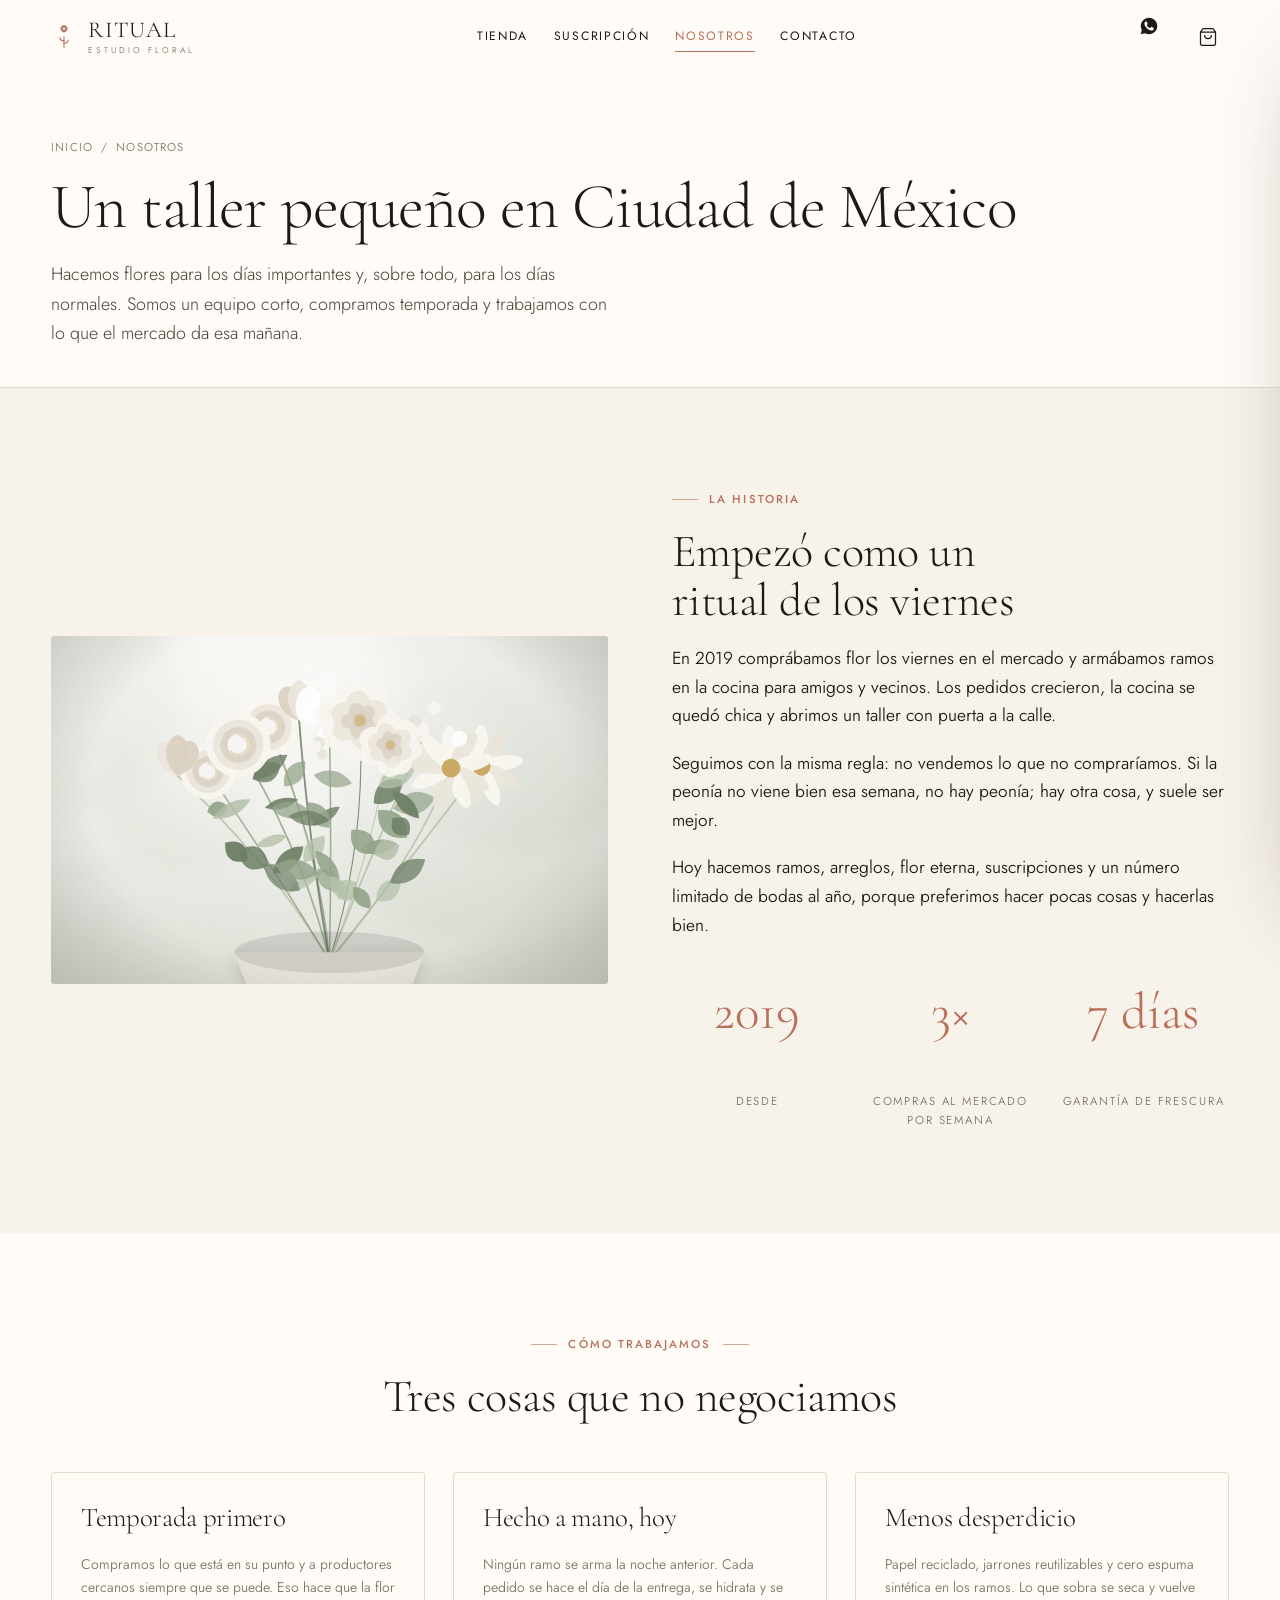
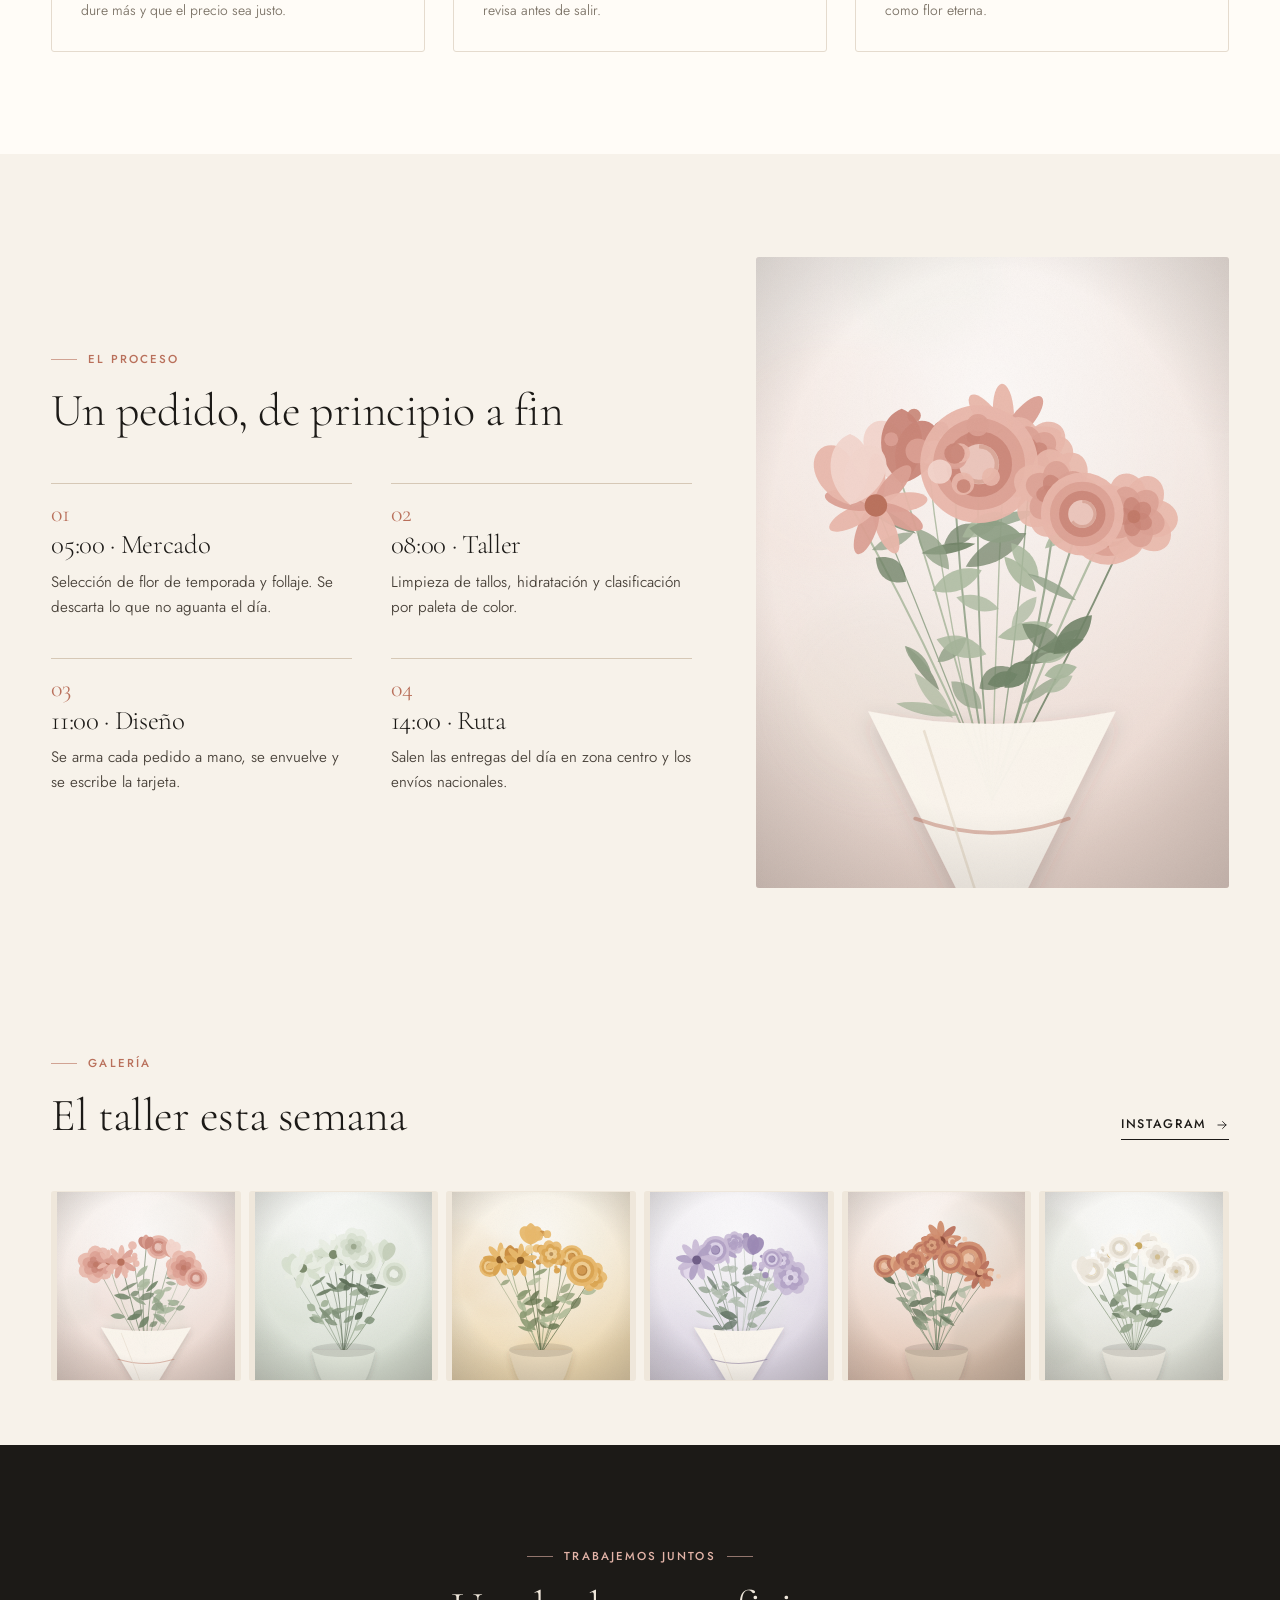
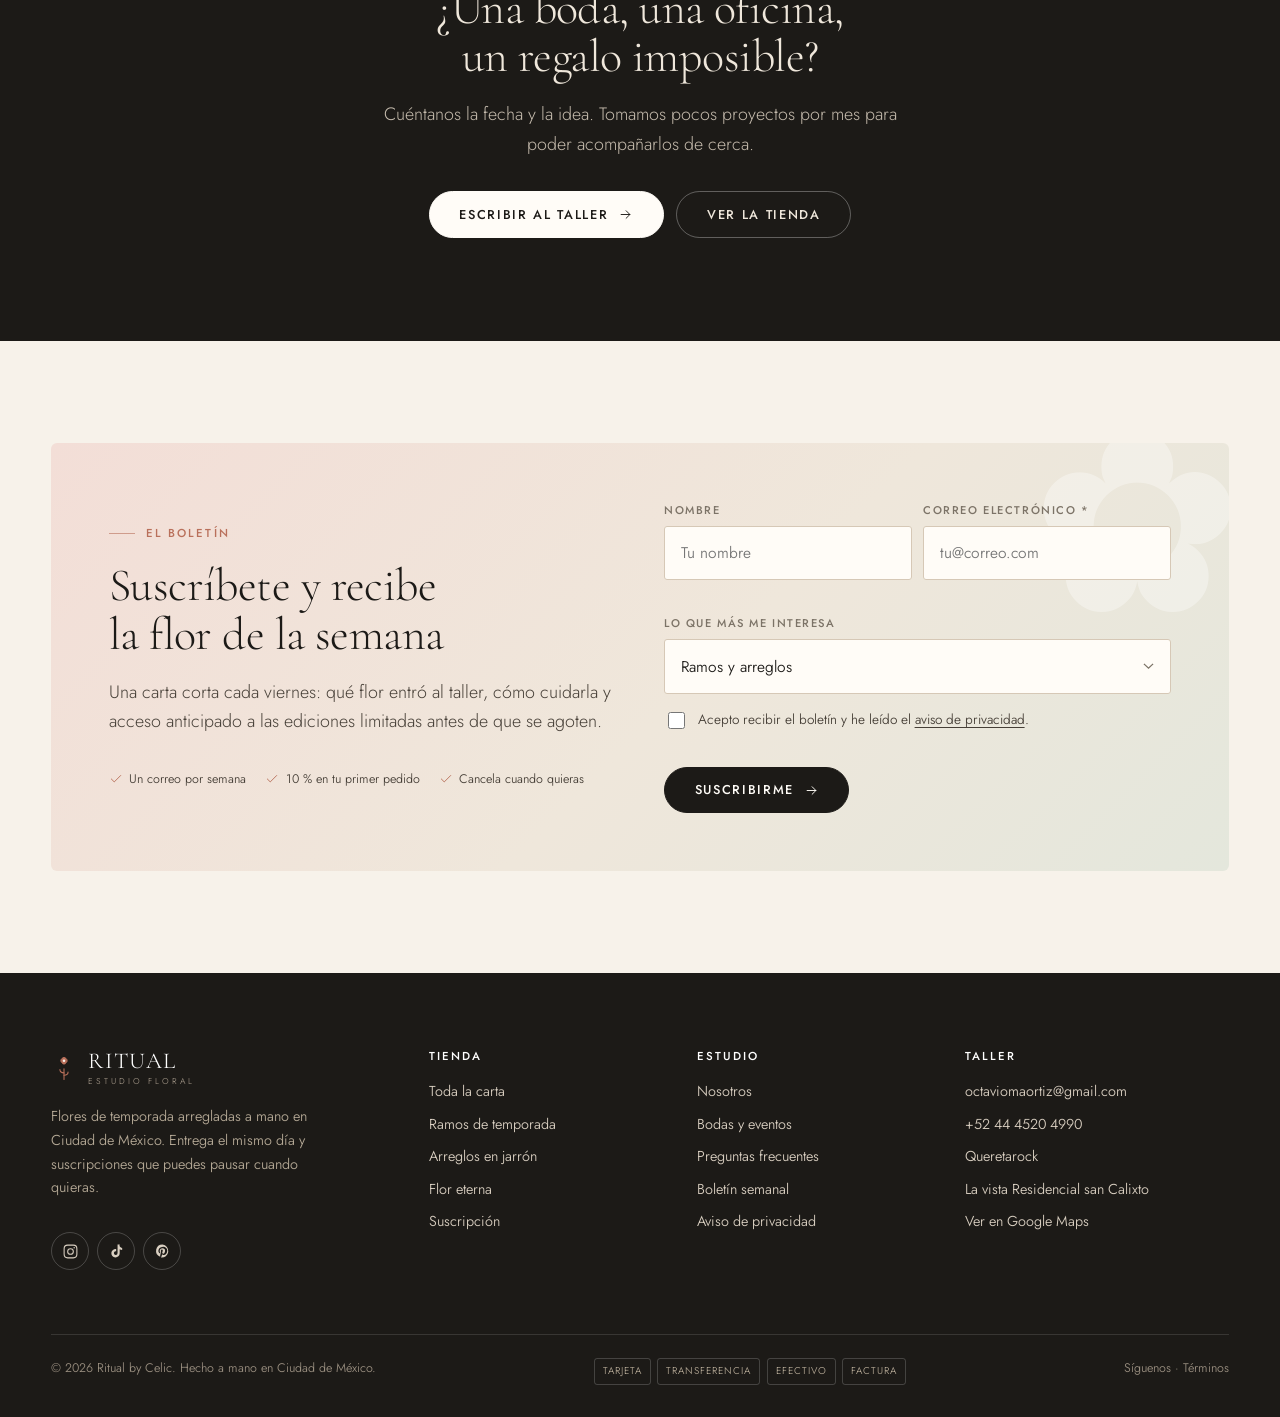
<file: nosotros.html>
<!doctype html>
<html lang="es">
<head>
  <meta charset="utf-8">
  <meta name="viewport" content="width=device-width, initial-scale=1">
  <title>Nosotros · El taller | Ritual by Celic</title>
  <meta name="description" content="Somos un taller floral pequeño: compramos flor de temporada tres veces por semana, arreglamos a mano el mismo día y trabajamos con menos desperdicio.">
  <link rel="canonical" href="https://ritualbycelic.com/nosotros.html">
  <meta name="theme-color" content="#F7F2EA">
  <meta name="robots" content="index,follow">
  <meta property="og:type" content="website">
  <meta property="og:site_name" content="Ritual by Celic">
  <meta property="og:locale" content="es_MX">
  <meta property="og:title" content="Nosotros · El taller | Ritual by Celic">
  <meta property="og:description" content="Somos un taller floral pequeño: compramos flor de temporada tres veces por semana, arreglamos a mano el mismo día y trabajamos con menos desperdicio.">
  <meta property="og:url" content="https://ritualbycelic.com/nosotros.html">
  <meta property="og:image" content="https://ritualbycelic.com/assets/img/hero-principal.svg">
  <meta name="twitter:card" content="summary_large_image">
  <link rel="icon" href="assets/img/favicon.svg" type="image/svg+xml">
  <link rel="apple-touch-icon" href="assets/img/favicon.svg">
  <link rel="preconnect" href="https://fonts.googleapis.com">
  <link rel="preconnect" href="https://fonts.gstatic.com" crossorigin>
  <link rel="stylesheet" href="https://fonts.googleapis.com/css2?family=Cormorant+Garamond:ital,wght@0,300;0,400;0,500;1,300;1,400&family=Jost:wght@300;400;500&display=swap">
  <link rel="stylesheet" href="assets/css/styles.css">
</head>
<body>
  <a class="skip-link" href="#main">Saltar al contenido</a>

  <header class="header" id="header">
    <div class="wrap header__inner">
      <a class="brand" href="index.html" aria-label="Ritual by Celic — inicio">
        <svg class="brand__mark" viewBox="0 0 32 32" fill="none" aria-hidden="true"><g stroke="currentColor" stroke-width="1.3" stroke-linecap="round"><path d="M16 30V17"/><path d="M16 22c-3.2 0-5-1.6-5-4"/><path d="M16 25c3.2 0 5-1.6 5-4"/></g><g fill="currentColor"><ellipse cx="16" cy="7" rx="3" ry="4.6"/><ellipse cx="16" cy="7" rx="4.6" ry="3" opacity=".75"/><ellipse cx="16" cy="7" rx="3.9" ry="3.9" opacity=".45" transform="rotate(45 16 7)"/></g><circle cx="16" cy="7" r="1.5" fill="#F7F2EA"/></svg>
        <span class="brand__text">
          <span class="brand__name" data-cfg="marca.nombreCorto">Ritual</span>
          <span class="brand__sub"><span data-cfg="marca.lema">Estudio floral</span></span>
        </span>
      </a>
      <nav class="nav" aria-label="Navegación principal">
        <a href="tienda.html">Tienda</a>
        <a href="suscripcion.html">Suscripción</a>
        <a href="nosotros.html" aria-current="page">Nosotros</a>
        <a href="contacto.html">Contacto</a>
      </nav>
      <div class="header__actions">
        <a class="icon-btn hide-sm" data-cfg-wa href="#" aria-label="Escríbenos por WhatsApp" title="WhatsApp"><svg viewBox="0 0 24 24" fill="currentColor"><path d="M12.04 2C6.58 2 2.13 6.45 2.13 11.91c0 1.75.46 3.46 1.32 4.96L2 22l5.25-1.38a9.9 9.9 0 0 0 4.79 1.22c5.46 0 9.91-4.45 9.91-9.91S17.5 2 12.04 2Zm5.8 14.02c-.24.68-1.4 1.3-1.93 1.35-.53.05-1.02.24-3.44-.72-2.9-1.15-4.72-4.2-4.86-4.4-.15-.2-1.15-1.55-1.15-2.96 0-1.4.73-2.09 1-2.38.26-.29.58-.36.77-.36.19 0 .39.01.56.01.19 0 .43-.06.67.5.24.58.82 2 .89 2.14.07.15.12.32.02.51-.1.19-.19.31-.38.48-.19.17-.29.29-.41.48-.12.19-.25.4-.11.68.15.29.65 1.11 1.4 1.79.96.87 1.77 1.15 2.06 1.28.29.14.46.12.63-.07.17-.19.72-.84.92-1.13.19-.29.39-.24.65-.14.26.09 1.67.79 1.96.93.29.15.48.22.55.34.07.12.07.7-.17 1.38Z"/></svg></a>
        <button class="icon-btn" type="button" data-cart-open aria-label="Abrir el carrito">
          <svg viewBox="0 0 24 24" fill="none" stroke="currentColor" stroke-width="1.5" stroke-linecap="round" stroke-linejoin="round"><path d="M6 2 3 6v14a2 2 0 0 0 2 2h14a2 2 0 0 0 2-2V6l-3-4z"/><path d="M3 6h18"/><path d="M16 10a4 4 0 0 1-8 0"/></svg><span class="cart-count" data-cart-count>0</span>
        </button>
        <button class="icon-btn burger" type="button" aria-expanded="false" aria-controls="mobileNav" aria-label="Abrir el menú">
          <span></span><span></span><span></span>
        </button>
      </div>
    </div>
  </header>

  <nav class="mobile-nav" id="mobileNav" aria-label="Navegación móvil">
      <a href="index.html">Inicio</a>
      <a href="tienda.html">Tienda</a>
      <a href="suscripcion.html">Suscripción</a>
      <a href="nosotros.html" aria-current="page">Nosotros</a>
      <a href="contacto.html">Contacto</a>
    <div class="mobile-nav__foot">
      <a class="btn btn--full" data-cfg-wa href="#">Pedir por WhatsApp</a>
      <a class="btn btn--ghost btn--full" data-cfg-mail href="#" data-keep-text="1">Escríbenos por correo</a>
    </div>
  </nav>

  <main id="main">
    <section class="page-head">
      <div class="wrap">
        <nav class="crumbs" aria-label="Ruta"><a href="index.html">Inicio</a> <span aria-hidden="true">/</span> <span>Nosotros</span></nav>
        <h1 class="text-balance">Un taller pequeño en <span data-cfg="marca.ciudad"></span></h1>
        <p class="lede mt-2">Hacemos flores para los días importantes y, sobre todo, para los días normales. Somos un equipo corto, compramos temporada y trabajamos con lo que el mercado da esa mañana.</p>
      </div>
    </section>

    <section class="section">
      <div class="wrap split">
        <div class="reveal media-zoom">
          <div class="media media--wide"><img src="assets/img/nosotros-taller.svg" alt="Mesa de trabajo del taller floral" width="700" height="500" loading="lazy"></div>
        </div>
        <div class="reveal reveal-d1">
          <p class="eyebrow">La historia</p>
          <h2 class="text-balance">Empezó como un ritual de los viernes</h2>
          <p class="mt-2">En <span data-cfg="marca.fundado"></span> comprábamos flor los viernes en el mercado y armábamos ramos en la cocina para amigos y vecinos. Los pedidos crecieron, la cocina se quedó chica y abrimos un taller con puerta a la calle.</p>
          <p>Seguimos con la misma regla: no vendemos lo que no compraríamos. Si la peonía no viene bien esa semana, no hay peonía; hay otra cosa, y suele ser mejor.</p>
          <p>Hoy hacemos ramos, arreglos, flor eterna, suscripciones y un número limitado de bodas al año, porque preferimos hacer pocas cosas y hacerlas bien.</p>
          <div class="stats mt-4">
            <div class="stat"><p class="stat__num" data-cfg="marca.fundado"></p><p class="stat__label">Desde</p></div>
            <div class="stat"><p class="stat__num">3×</p><p class="stat__label">Compras al mercado por semana</p></div>
            <div class="stat"><p class="stat__num">7 días</p><p class="stat__label">Garantía de frescura</p></div>
          </div>
        </div>
      </div>
    </section>

    <section class="section section--paper">
      <div class="wrap">
        <div class="section-head section-head--center reveal">
          <p class="eyebrow eyebrow--center">Cómo trabajamos</p>
          <h2>Tres cosas que no negociamos</h2>
        </div>
        <div class="grid grid--3">
          <article class="card reveal" style="padding:1.8rem">
            <h3>Temporada primero</h3>
            <p class="small muted mt-2">Compramos lo que está en su punto y a productores cercanos siempre que se puede. Eso hace que la flor dure más y que el precio sea justo.</p>
          </article>
          <article class="card reveal reveal-d1" style="padding:1.8rem">
            <h3>Hecho a mano, hoy</h3>
            <p class="small muted mt-2">Ningún ramo se arma la noche anterior. Cada pedido se hace el día de la entrega, se hidrata y se revisa antes de salir.</p>
          </article>
          <article class="card reveal reveal-d2" style="padding:1.8rem">
            <h3>Menos desperdicio</h3>
            <p class="small muted mt-2">Papel reciclado, jarrones reutilizables y cero espuma sintética en los ramos. Lo que sobra se seca y vuelve como flor eterna.</p>
          </article>
        </div>
      </div>
    </section>

    <section class="section">
      <div class="wrap split split--wide-left">
        <div class="reveal">
          <p class="eyebrow">El proceso</p>
          <h2 class="text-balance">Un pedido, de principio a fin</h2>
          <div class="steps grid grid--2 mt-4">
            <div class="step"><h3>05:00 · Mercado</h3><p>Selección de flor de temporada y follaje. Se descarta lo que no aguanta el día.</p></div>
            <div class="step"><h3>08:00 · Taller</h3><p>Limpieza de tallos, hidratación y clasificación por paleta de color.</p></div>
            <div class="step"><h3>11:00 · Diseño</h3><p>Se arma cada pedido a mano, se envuelve y se escribe la tarjeta.</p></div>
            <div class="step"><h3>14:00 · Ruta</h3><p>Salen las entregas del día en zona centro y los envíos nacionales.</p></div>
          </div>
        </div>
        <div class="reveal reveal-d1 media-zoom">
          <div class="media media--portrait"><img src="assets/img/nosotros-manos.svg" alt="Manos armando un ramo" width="600" height="800" loading="lazy"></div>
        </div>
      </div>
    </section>

    <section class="section section--tight">
      <div class="wrap">
        <div class="section-head section-head--split reveal">
          <div><p class="eyebrow">Galería</p><h2>El taller esta semana</h2></div>
          <a class="link-line" data-cfg-href="social.instagram" href="#" target="_blank" rel="noopener">Instagram <svg viewBox="0 0 24 24" fill="none" stroke="currentColor" stroke-width="1.5" stroke-linecap="round" stroke-linejoin="round" width="15" height="15"><path d="M5 12h14m-6-6 6 6-6 6"/></svg></a>
        </div>
        <div class="gallery reveal" id="galeria"></div>
      </div>
    </section>

    <section class="section section--ink">
      <div class="wrap center">
        <p class="eyebrow eyebrow--center">Trabajemos juntos</p>
        <h2 class="text-balance" style="max-width:22ch;margin-inline:auto">¿Una boda, una oficina, un regalo imposible?</h2>
        <p class="lede mt-2" style="margin-inline:auto">Cuéntanos la fecha y la idea. Tomamos pocos proyectos por mes para poder acompañarlos de cerca.</p>
        <div class="row mt-3" style="justify-content:center">
          <a class="btn btn--light" href="contacto.html">Escribir al taller <svg viewBox="0 0 24 24" fill="none" stroke="currentColor" stroke-width="1.5" stroke-linecap="round" stroke-linejoin="round" width="15" height="15"><path d="M5 12h14m-6-6 6 6-6 6"/></svg></a>
          <a class="btn btn--ghost" style="--btn-fg:#EFE7DB;--btn-bd:rgba(255,255,255,.3)" href="tienda.html">Ver la tienda</a>
        </div>
      </div>
    </section>

    <section class="section" id="boletin" aria-labelledby="boletinTitulo">
    <div class="wrap">
      <div class="newsletter reveal">
        <div class="newsletter__inner">
          <div>
            <p class="eyebrow">El boletín</p>
            <h2 id="boletinTitulo" class="text-balance">Suscríbete y recibe la flor de la semana</h2>
            <p class="lede mt-2">Una carta corta cada viernes: qué flor entró al taller, cómo cuidarla y acceso anticipado a las ediciones limitadas antes de que se agoten.</p>
            <div class="perks mt-3">
              <span><svg viewBox="0 0 24 24" fill="none" stroke="currentColor" stroke-width="1.6" stroke-linecap="round" stroke-linejoin="round" width="15" height="15"><path d="M20 6 9 17l-5-5"/></svg> Un correo por semana</span>
              <span><svg viewBox="0 0 24 24" fill="none" stroke="currentColor" stroke-width="1.6" stroke-linecap="round" stroke-linejoin="round" width="15" height="15"><path d="M20 6 9 17l-5-5"/></svg> 10 % en tu primer pedido</span>
              <span><svg viewBox="0 0 24 24" fill="none" stroke="currentColor" stroke-width="1.6" stroke-linecap="round" stroke-linejoin="round" width="15" height="15"><path d="M20 6 9 17l-5-5"/></svg> Cancela cuando quieras</span>
            </div>
          </div>
          <form data-form="newsletter" novalidate aria-label="Suscripción al boletín">
            <div class="grid grid--2" style="gap:.7rem">
              <div class="field">
                <label for="nlNombre">Nombre</label>
                <input id="nlNombre" name="nombre" autocomplete="given-name" placeholder="Tu nombre">
                <p class="field__error"></p>
              </div>
              <div class="field">
                <label for="nlEmail">Correo electrónico *</label>
                <input type="email" id="nlEmail" name="email" required autocomplete="email" placeholder="tu@correo.com">
                <p class="field__error"></p>
              </div>
            </div>
            <div class="field">
              <label for="nlInteres">Lo que más me interesa</label>
              <select id="nlInteres" name="interes">
                <option>Ramos y arreglos</option>
                <option>Suscripción de flores</option>
                <option>Bodas y eventos</option>
                <option>Flores para empresas</option>
              </select>
            </div>
            <div class="field">
              <label class="checkline">
                <input type="checkbox" name="acepto" required>
                <span>Acepto recibir el boletín y he leído el <a href="contacto.html#legal">aviso de privacidad</a>.</span>
              </label>
              <p class="field__error"></p>
            </div>
            <div class="form-msg" role="alert"></div>
            <div class="row">
              <button class="btn" type="submit">Suscribirme <svg viewBox="0 0 24 24" fill="none" stroke="currentColor" stroke-width="1.5" stroke-linecap="round" stroke-linejoin="round" width="15" height="15"><path d="M5 12h14m-6-6 6 6-6 6"/></svg></button>
              <a class="btn btn--ghost btn--sm" data-mail-fallback href="#" hidden>Enviar por correo</a>
            </div>
          </form>
        </div>
      </div>
    </div>
  </section>
  </main>

  <footer class="footer">
    <div class="wrap">
      <div class="footer__grid">
        <div>
          <a class="brand" href="index.html">
            <svg class="brand__mark" viewBox="0 0 32 32" fill="none" aria-hidden="true"><g stroke="currentColor" stroke-width="1.3" stroke-linecap="round"><path d="M16 30V17"/><path d="M16 22c-3.2 0-5-1.6-5-4"/><path d="M16 25c3.2 0 5-1.6 5-4"/></g><g fill="currentColor"><ellipse cx="16" cy="7" rx="3" ry="4.6"/><ellipse cx="16" cy="7" rx="4.6" ry="3" opacity=".75"/><ellipse cx="16" cy="7" rx="3.9" ry="3.9" opacity=".45" transform="rotate(45 16 7)"/></g><circle cx="16" cy="7" r="1.5" fill="#F7F2EA"/></svg>
            <span class="brand__text">
              <span class="brand__name" data-cfg="marca.nombreCorto">Ritual</span>
              <span class="brand__sub"><span data-cfg="marca.lema">Estudio floral</span></span>
            </span>
          </a>
          <p class="small mt-2" style="max-width:32ch;color:#B5A996">Flores de temporada arregladas a mano en <span data-cfg="marca.ciudad"></span>. Entrega el mismo día y suscripciones que puedes pausar cuando quieras.</p>
          <div class="socials mt-3">
            <a data-cfg-href="social.instagram" href="#" aria-label="Instagram" target="_blank" rel="noopener"><svg viewBox="0 0 24 24" fill="none" stroke="currentColor" stroke-width="1.5"><rect x="3" y="3" width="18" height="18" rx="5"/><circle cx="12" cy="12" r="4"/><circle cx="17.2" cy="6.8" r="1" fill="currentColor" stroke="none"/></svg></a>
            <a data-cfg-href="social.tiktok" href="#" aria-label="TikTok" target="_blank" rel="noopener"><svg viewBox="0 0 24 24" fill="currentColor"><path d="M16.5 2h-3v12.2a2.6 2.6 0 1 1-2-2.53V8.6a5.9 5.9 0 1 0 5 5.83V8.9a6.3 6.3 0 0 0 3.5 1.06V6.9A3.6 3.6 0 0 1 16.5 2Z"/></svg></a>
            <a data-cfg-href="social.pinterest" href="#" aria-label="Pinterest" target="_blank" rel="noopener"><svg viewBox="0 0 24 24" fill="currentColor"><path d="M12 2a9 9 0 0 0-3.3 17.4c-.05-.7-.01-1.55.17-2.3l1.05-4.4s-.26-.53-.26-1.32c0-1.24.72-2.16 1.62-2.16.76 0 1.13.57 1.13 1.26 0 .76-.49 1.9-.74 2.96-.21.89.45 1.61 1.32 1.61 1.58 0 2.65-2.03 2.65-4.43 0-1.83-1.23-3.2-3.47-3.2-2.53 0-4.11 1.89-4.11 4 0 .77.23 1.31.58 1.73.16.19.19.27.13.49l-.19.73c-.06.24-.25.32-.47.23-1.3-.53-1.9-1.95-1.9-3.55 0-2.64 2.23-5.8 6.63-5.8 3.54 0 5.87 2.56 5.87 5.3 0 3.64-2.02 6.36-5 6.36-1 0-1.94-.54-2.26-1.15l-.61 2.42c-.22.83-.65 1.66-1.05 2.3A9 9 0 1 0 12 2Z"/></svg></a>
            <a data-cfg-href="social.facebook" href="#" aria-label="Facebook" target="_blank" rel="noopener"><svg viewBox="0 0 24 24" fill="currentColor"><path d="M13.5 22v-8h2.7l.4-3.1h-3.1V8.9c0-.9.25-1.5 1.55-1.5h1.65V4.6c-.8-.1-1.7-.15-2.5-.15-2.5 0-4.2 1.5-4.2 4.3v2.15H7.3V14h2.3v8h3.9Z"/></svg></a>
          </div>
        </div>
        <div>
          <h4>Tienda</h4>
          <ul>
            <li><a href="tienda.html">Toda la carta</a></li>
            <li><a href="tienda.html?coleccion=ramos">Ramos de temporada</a></li>
            <li><a href="tienda.html?coleccion=arreglos">Arreglos en jarrón</a></li>
            <li><a href="tienda.html?coleccion=eternas">Flor eterna</a></li>
            <li><a href="suscripcion.html">Suscripción</a></li>
          </ul>
        </div>
        <div>
          <h4>Estudio</h4>
          <ul>
            <li><a href="nosotros.html">Nosotros</a></li>
            <li><a href="contacto.html">Bodas y eventos</a></li>
            <li><a href="suscripcion.html#preguntas">Preguntas frecuentes</a></li>
            <li><a href="index.html#boletin">Boletín semanal</a></li>
            <li><a href="contacto.html#legal">Aviso de privacidad</a></li>
          </ul>
        </div>
        <div>
          <h4>Taller</h4>
          <ul>
            <li><a data-cfg-mail href="#"></a></li>
            <li><a data-cfg-tel href="#"></a></li>
            <li><span data-cfg="contacto.direccion"></span></li>
            <li><span data-cfg="contacto.ciudadPostal"></span></li>
            <li><a data-cfg-maps href="#">Ver en Google Maps</a></li>
          </ul>
        </div>
      </div>
      <div class="footer__bottom">
        <span>© <span data-year></span> <span data-cfg="marca.nombre"></span>. Hecho a mano en <span data-cfg="marca.ciudad"></span>.</span>
        <div class="pay"><span>Tarjeta</span><span>Transferencia</span><span>Efectivo</span><span>Factura</span></div>
        <span><a data-cfg-href="social.instagram" href="#" target="_blank" rel="noopener">Síguenos</a> · <a href="contacto.html#legal">Términos</a></span>
      </div>
    </div>
  </footer>

  <script src="assets/js/config.js"></script>
  <script src="assets/js/data.js"></script>
  <script src="assets/js/core.js"></script>
</body>
</html>
</file>
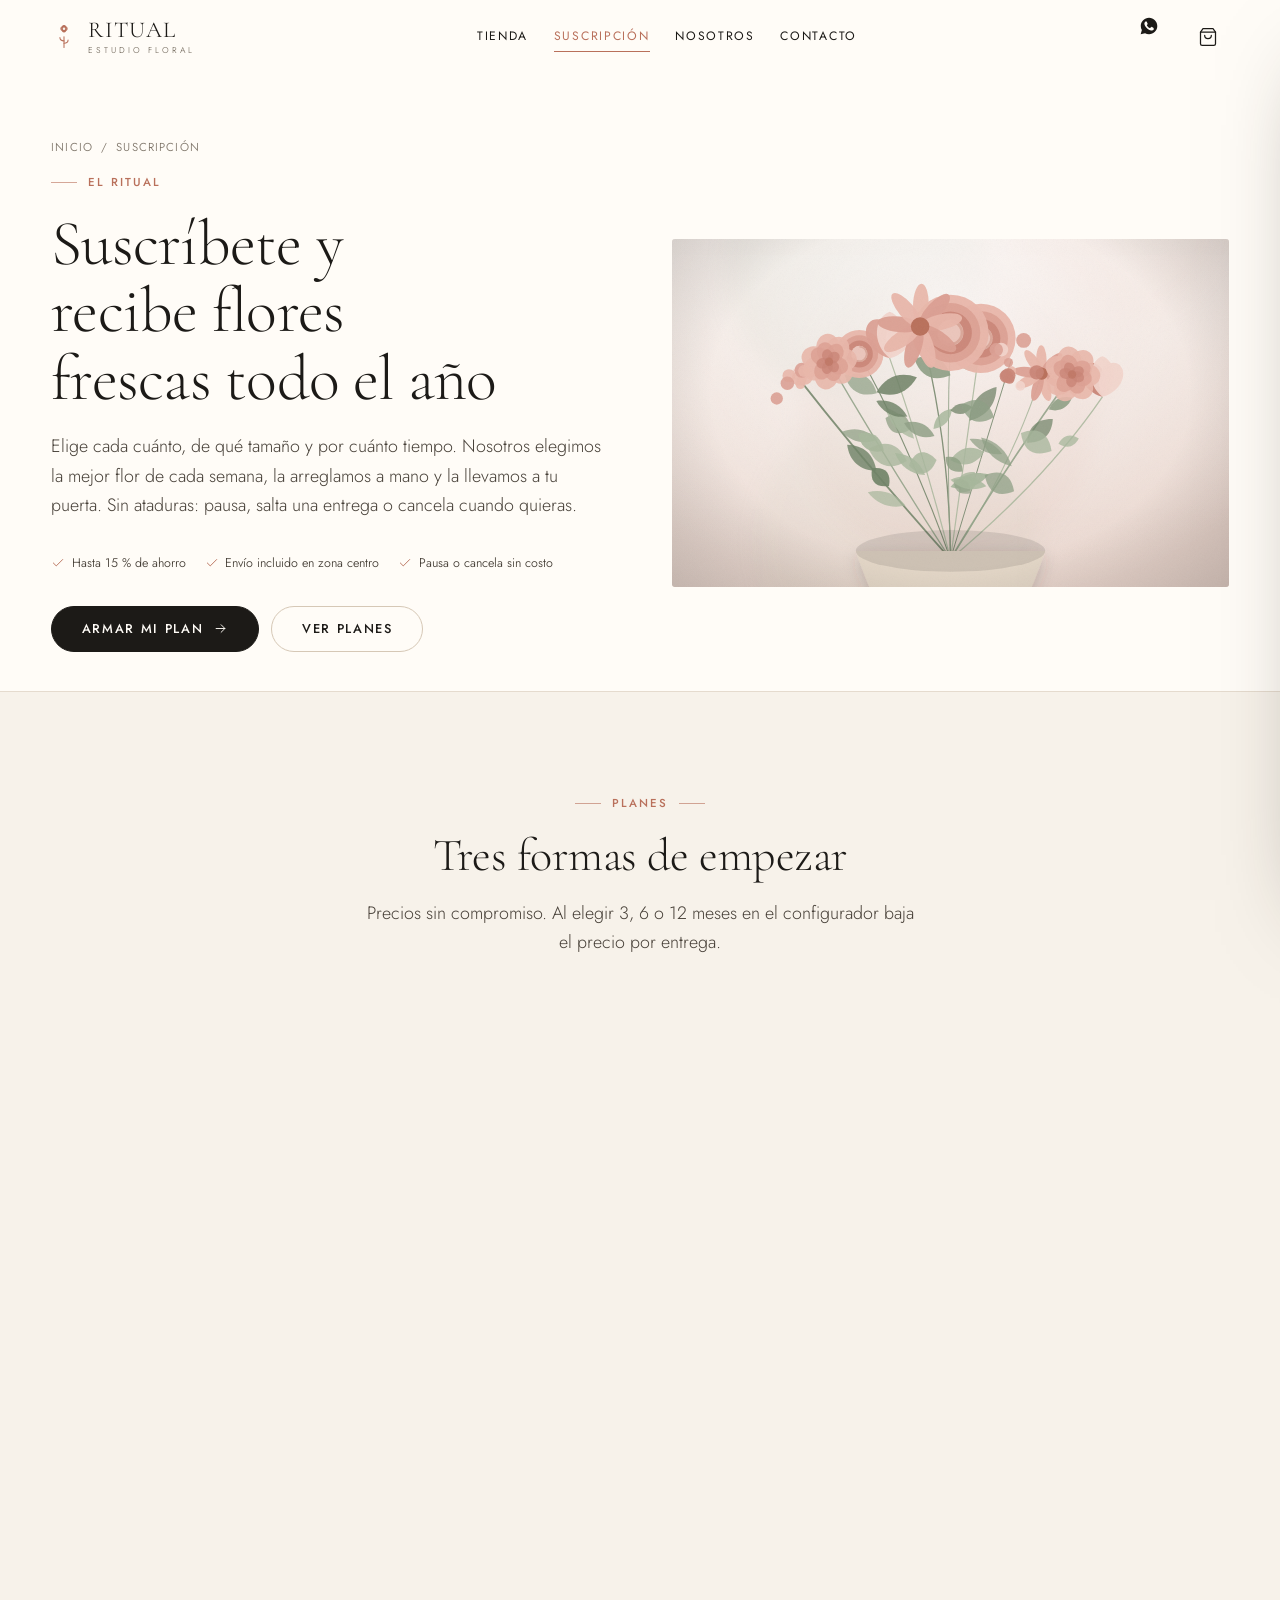
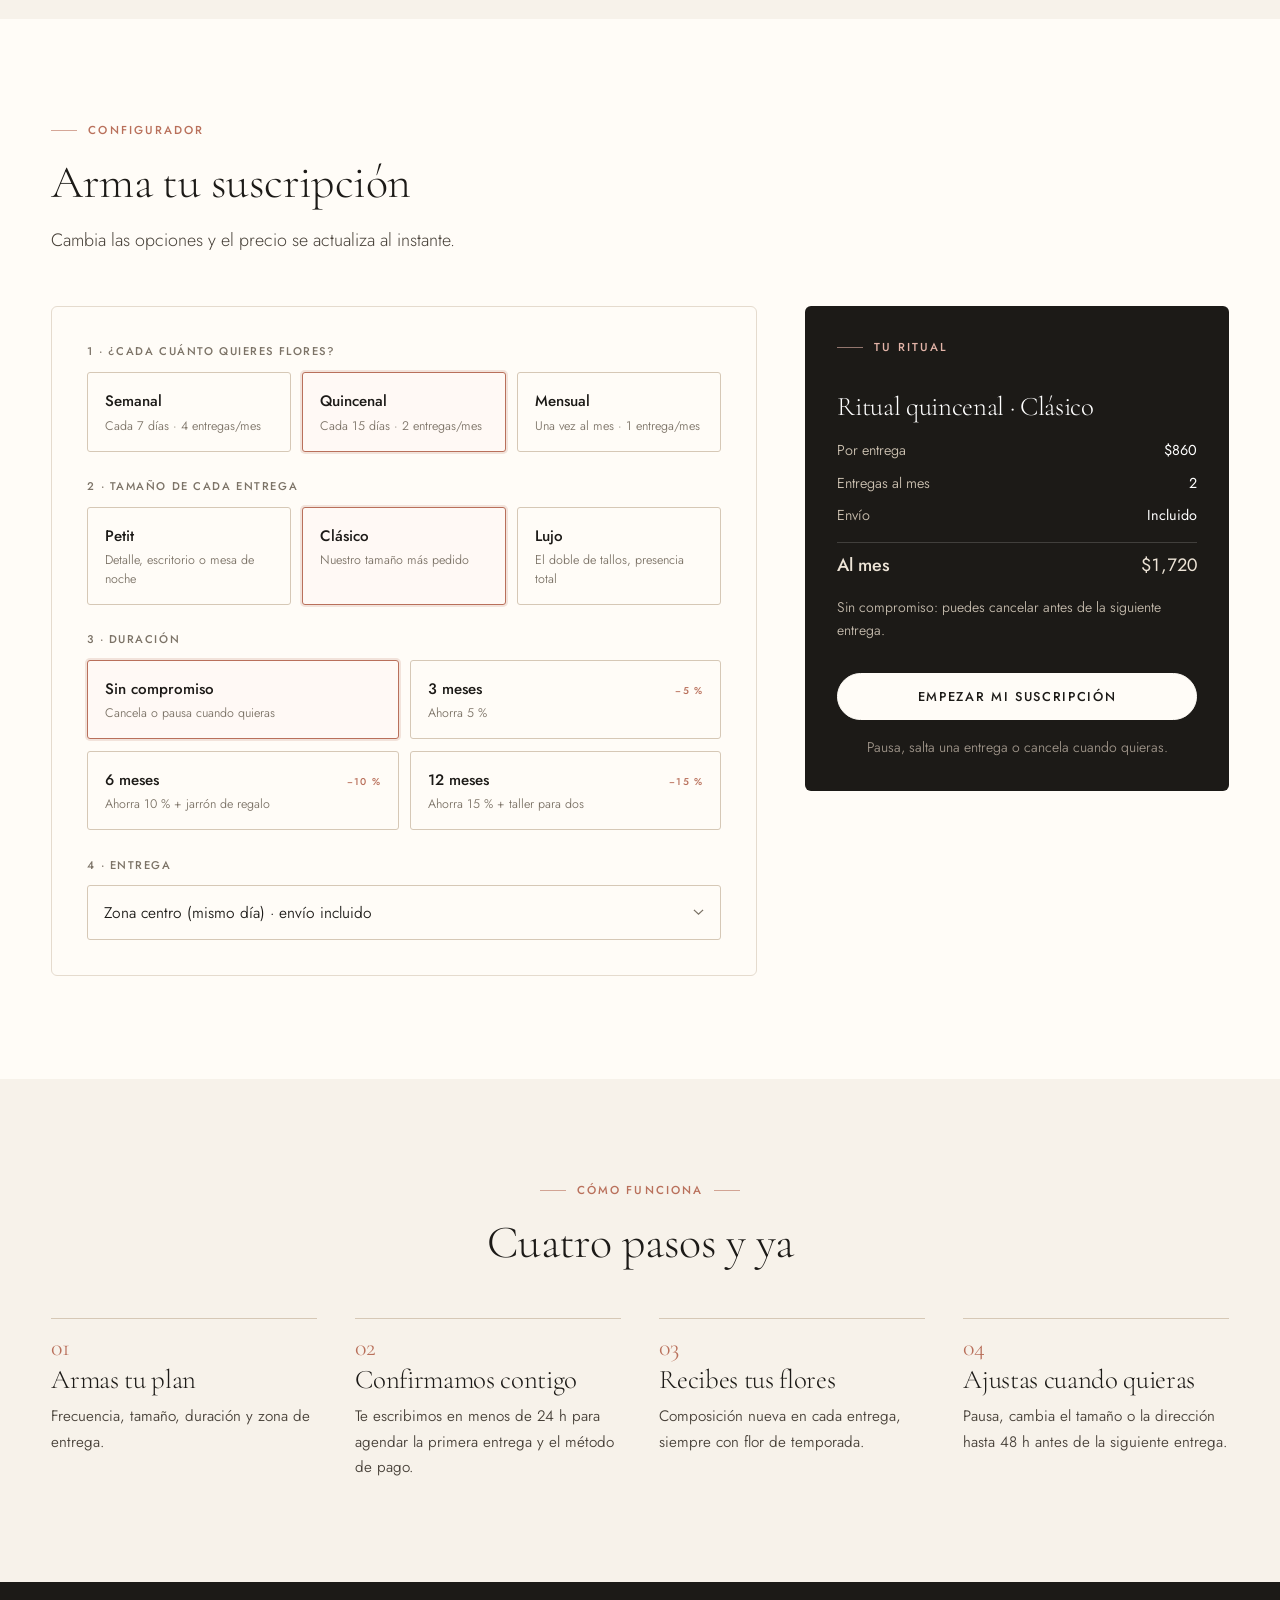
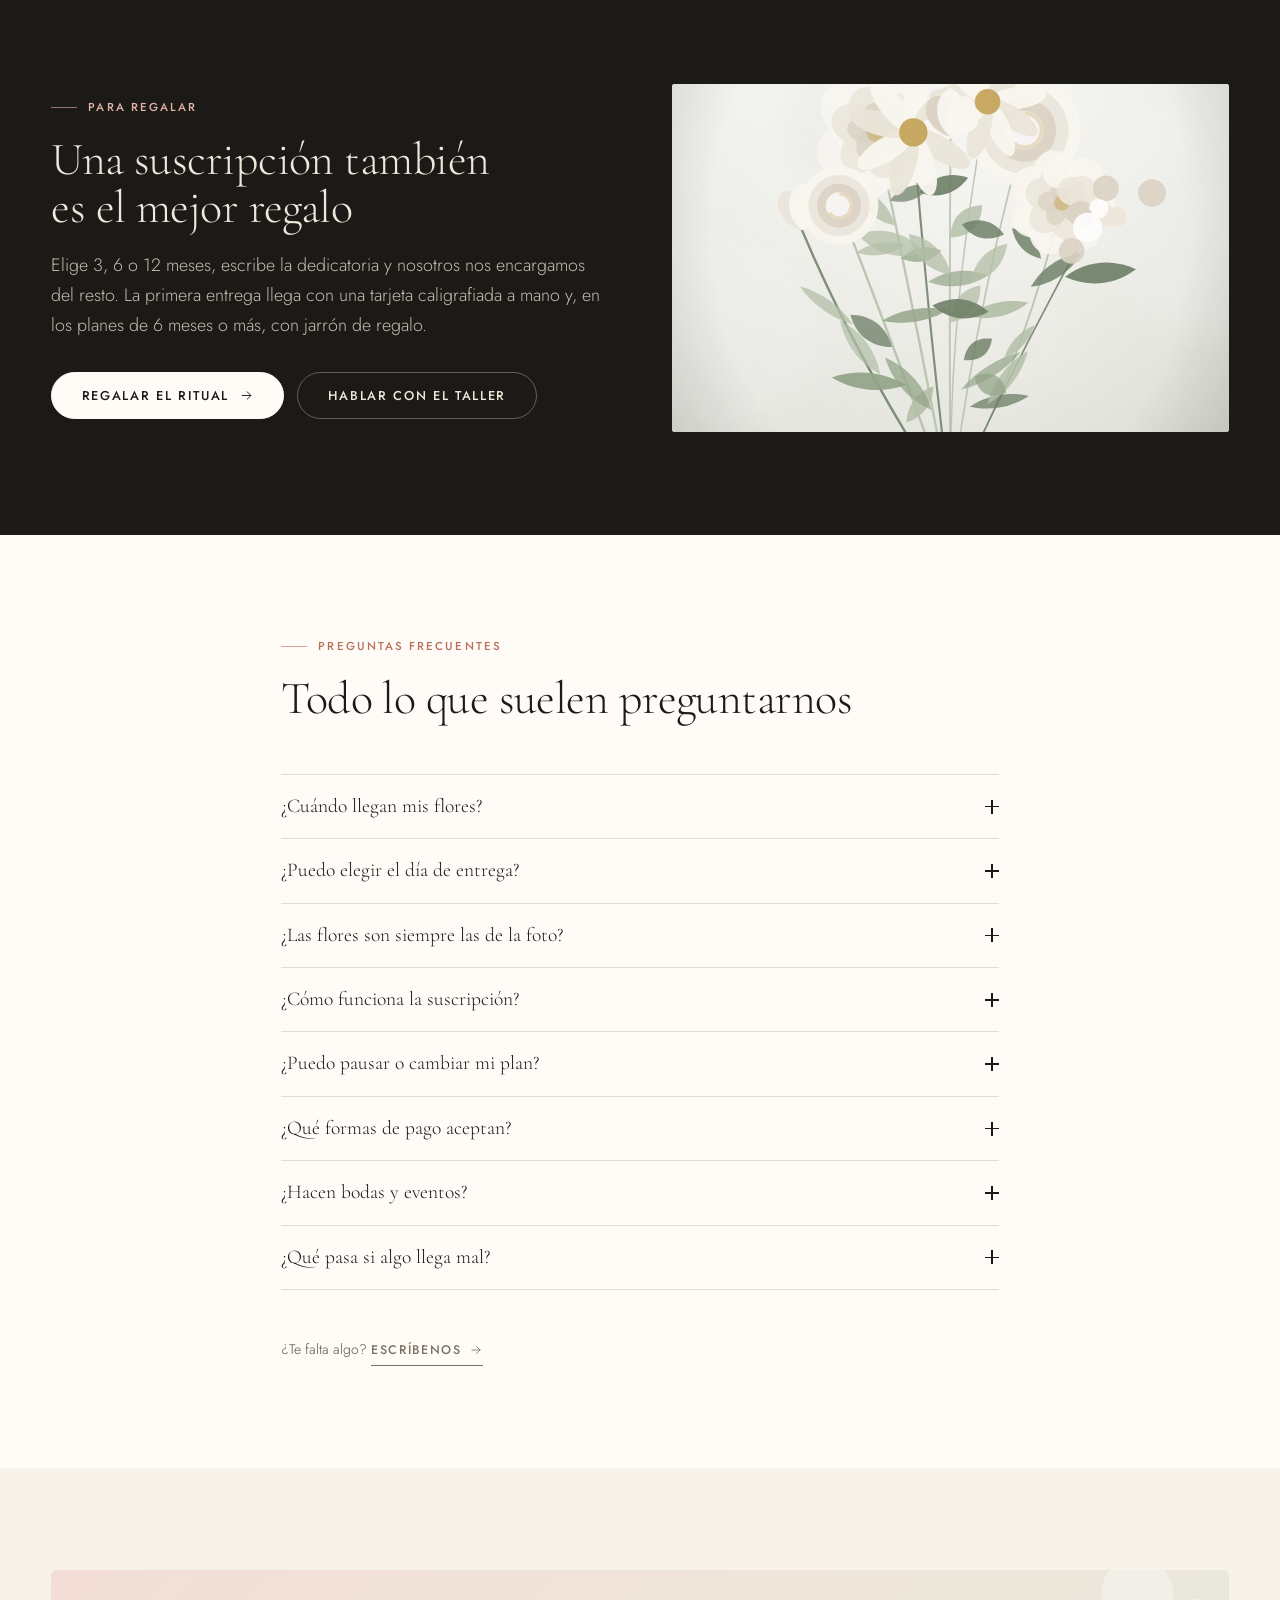
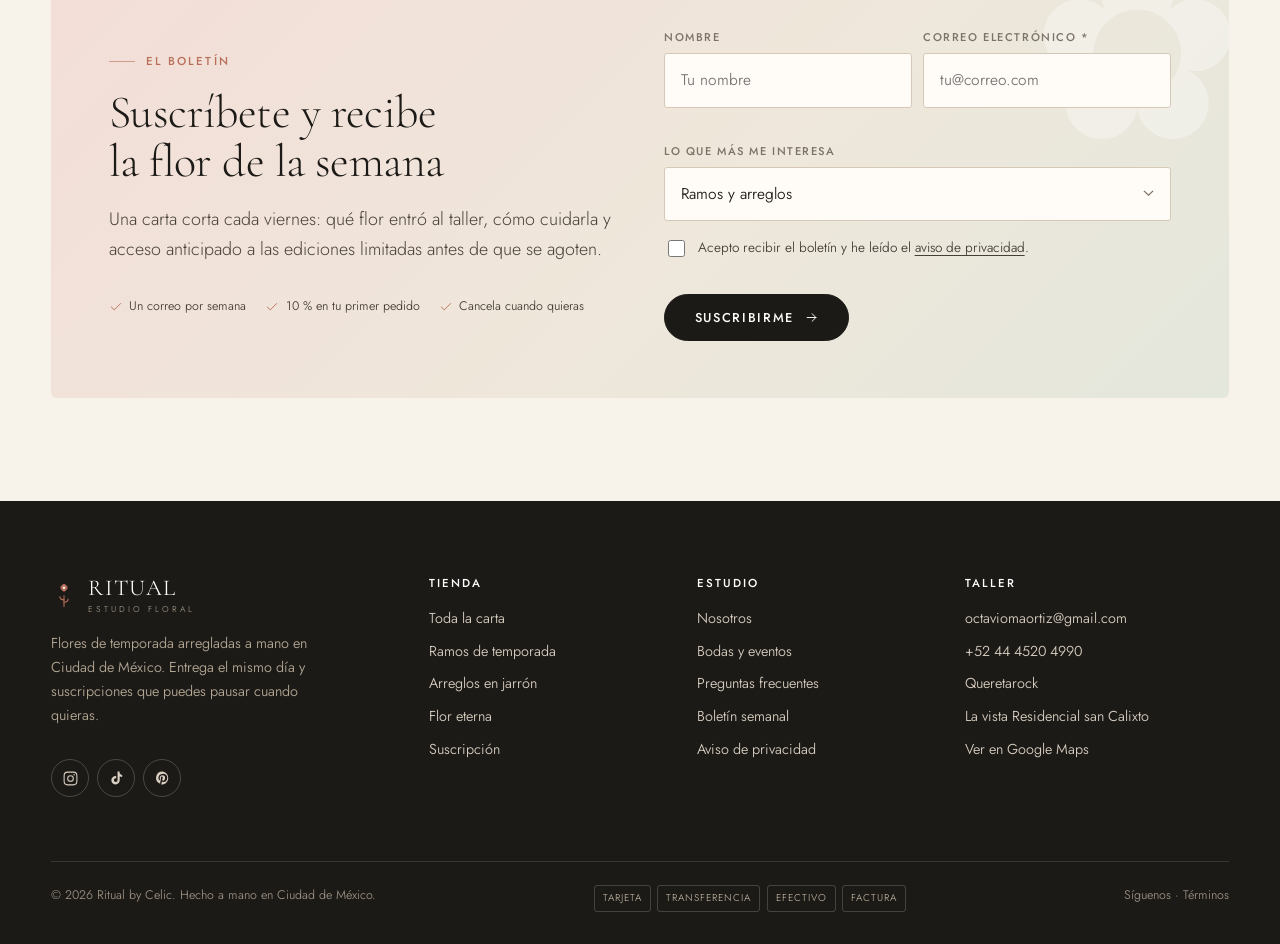
<file: suscripcion.html>
<!doctype html>
<html lang="es">
<head>
  <meta charset="utf-8">
  <meta name="viewport" content="width=device-width, initial-scale=1">
  <title>Suscripción de flores · Semanal, quincenal o mensual | Ritual by Celic</title>
  <meta name="description" content="Suscripción de flores frescas con hasta 15 % de ahorro: elige frecuencia, tamaño y duración. Envío incluido en zona centro y pausa o cancela cuando quieras.">
  <link rel="canonical" href="https://ritualbycelic.com/suscripcion.html">
  <meta name="theme-color" content="#F7F2EA">
  <meta name="robots" content="index,follow">
  <meta property="og:type" content="website">
  <meta property="og:site_name" content="Ritual by Celic">
  <meta property="og:locale" content="es_MX">
  <meta property="og:title" content="Suscripción de flores · Semanal, quincenal o mensual | Ritual by Celic">
  <meta property="og:description" content="Suscripción de flores frescas con hasta 15 % de ahorro: elige frecuencia, tamaño y duración. Envío incluido en zona centro y pausa o cancela cuando quieras.">
  <meta property="og:url" content="https://ritualbycelic.com/suscripcion.html">
  <meta property="og:image" content="https://ritualbycelic.com/assets/img/hero-principal.svg">
  <meta name="twitter:card" content="summary_large_image">
  <link rel="icon" href="assets/img/favicon.svg" type="image/svg+xml">
  <link rel="apple-touch-icon" href="assets/img/favicon.svg">
  <link rel="preconnect" href="https://fonts.googleapis.com">
  <link rel="preconnect" href="https://fonts.gstatic.com" crossorigin>
  <link rel="stylesheet" href="https://fonts.googleapis.com/css2?family=Cormorant+Garamond:ital,wght@0,300;0,400;0,500;1,300;1,400&family=Jost:wght@300;400;500&display=swap">
  <link rel="stylesheet" href="assets/css/styles.css">
</head>
<body>
  <a class="skip-link" href="#main">Saltar al contenido</a>

  <header class="header" id="header">
    <div class="wrap header__inner">
      <a class="brand" href="index.html" aria-label="Ritual by Celic — inicio">
        <svg class="brand__mark" viewBox="0 0 32 32" fill="none" aria-hidden="true"><g stroke="currentColor" stroke-width="1.3" stroke-linecap="round"><path d="M16 30V17"/><path d="M16 22c-3.2 0-5-1.6-5-4"/><path d="M16 25c3.2 0 5-1.6 5-4"/></g><g fill="currentColor"><ellipse cx="16" cy="7" rx="3" ry="4.6"/><ellipse cx="16" cy="7" rx="4.6" ry="3" opacity=".75"/><ellipse cx="16" cy="7" rx="3.9" ry="3.9" opacity=".45" transform="rotate(45 16 7)"/></g><circle cx="16" cy="7" r="1.5" fill="#F7F2EA"/></svg>
        <span class="brand__text">
          <span class="brand__name" data-cfg="marca.nombreCorto">Ritual</span>
          <span class="brand__sub"><span data-cfg="marca.lema">Estudio floral</span></span>
        </span>
      </a>
      <nav class="nav" aria-label="Navegación principal">
        <a href="tienda.html">Tienda</a>
        <a href="suscripcion.html" aria-current="page">Suscripción</a>
        <a href="nosotros.html">Nosotros</a>
        <a href="contacto.html">Contacto</a>
      </nav>
      <div class="header__actions">
        <a class="icon-btn hide-sm" data-cfg-wa href="#" aria-label="Escríbenos por WhatsApp" title="WhatsApp"><svg viewBox="0 0 24 24" fill="currentColor"><path d="M12.04 2C6.58 2 2.13 6.45 2.13 11.91c0 1.75.46 3.46 1.32 4.96L2 22l5.25-1.38a9.9 9.9 0 0 0 4.79 1.22c5.46 0 9.91-4.45 9.91-9.91S17.5 2 12.04 2Zm5.8 14.02c-.24.68-1.4 1.3-1.93 1.35-.53.05-1.02.24-3.44-.72-2.9-1.15-4.72-4.2-4.86-4.4-.15-.2-1.15-1.55-1.15-2.96 0-1.4.73-2.09 1-2.38.26-.29.58-.36.77-.36.19 0 .39.01.56.01.19 0 .43-.06.67.5.24.58.82 2 .89 2.14.07.15.12.32.02.51-.1.19-.19.31-.38.48-.19.17-.29.29-.41.48-.12.19-.25.4-.11.68.15.29.65 1.11 1.4 1.79.96.87 1.77 1.15 2.06 1.28.29.14.46.12.63-.07.17-.19.72-.84.92-1.13.19-.29.39-.24.65-.14.26.09 1.67.79 1.96.93.29.15.48.22.55.34.07.12.07.7-.17 1.38Z"/></svg></a>
        <button class="icon-btn" type="button" data-cart-open aria-label="Abrir el carrito">
          <svg viewBox="0 0 24 24" fill="none" stroke="currentColor" stroke-width="1.5" stroke-linecap="round" stroke-linejoin="round"><path d="M6 2 3 6v14a2 2 0 0 0 2 2h14a2 2 0 0 0 2-2V6l-3-4z"/><path d="M3 6h18"/><path d="M16 10a4 4 0 0 1-8 0"/></svg><span class="cart-count" data-cart-count>0</span>
        </button>
        <button class="icon-btn burger" type="button" aria-expanded="false" aria-controls="mobileNav" aria-label="Abrir el menú">
          <span></span><span></span><span></span>
        </button>
      </div>
    </div>
  </header>

  <nav class="mobile-nav" id="mobileNav" aria-label="Navegación móvil">
      <a href="index.html">Inicio</a>
      <a href="tienda.html">Tienda</a>
      <a href="suscripcion.html" aria-current="page">Suscripción</a>
      <a href="nosotros.html">Nosotros</a>
      <a href="contacto.html">Contacto</a>
    <div class="mobile-nav__foot">
      <a class="btn btn--full" data-cfg-wa href="#">Pedir por WhatsApp</a>
      <a class="btn btn--ghost btn--full" data-cfg-mail href="#" data-keep-text="1">Escríbenos por correo</a>
    </div>
  </nav>

  <main id="main">
    <section class="page-head">
      <div class="wrap">
        <nav class="crumbs" aria-label="Ruta"><a href="index.html">Inicio</a> <span aria-hidden="true">/</span> <span>Suscripción</span></nav>
        <div class="split" style="align-items:center">
          <div>
            <p class="eyebrow">El ritual</p>
            <h1 class="text-balance">Suscríbete y recibe flores frescas todo el año</h1>
            <p class="lede mt-2">Elige cada cuánto, de qué tamaño y por cuánto tiempo. Nosotros elegimos la mejor flor de cada semana, la arreglamos a mano y la llevamos a tu puerta. Sin ataduras: pausa, salta una entrega o cancela cuando quieras.</p>
            <div class="perks mt-3">
              <span><svg viewBox="0 0 24 24" fill="none" stroke="currentColor" stroke-width="1.6" stroke-linecap="round" stroke-linejoin="round" width="15" height="15"><path d="M20 6 9 17l-5-5"/></svg> Hasta 15 % de ahorro</span>
              <span><svg viewBox="0 0 24 24" fill="none" stroke="currentColor" stroke-width="1.6" stroke-linecap="round" stroke-linejoin="round" width="15" height="15"><path d="M20 6 9 17l-5-5"/></svg> Envío incluido en zona centro</span>
              <span><svg viewBox="0 0 24 24" fill="none" stroke="currentColor" stroke-width="1.6" stroke-linecap="round" stroke-linejoin="round" width="15" height="15"><path d="M20 6 9 17l-5-5"/></svg> Pausa o cancela sin costo</span>
            </div>
            <div class="row mt-3">
              <a class="btn" href="#builder">Armar mi plan <svg viewBox="0 0 24 24" fill="none" stroke="currentColor" stroke-width="1.5" stroke-linecap="round" stroke-linejoin="round" width="15" height="15"><path d="M5 12h14m-6-6 6 6-6 6"/></svg></a>
              <a class="btn btn--ghost" href="#planes">Ver planes</a>
            </div>
          </div>
          <div class="media media--wide media-zoom reveal">
            <img src="assets/img/suscripcion.svg" alt="Arreglo de suscripción entregado en jarrón" width="700" height="500" loading="lazy">
          </div>
        </div>
      </div>
    </section>

    <section class="section" id="planes" aria-labelledby="planesTitulo">
      <div class="wrap">
        <div class="section-head section-head--center reveal">
          <p class="eyebrow eyebrow--center">Planes</p>
          <h2 id="planesTitulo">Tres formas de empezar</h2>
          <p class="lede mt-2" style="margin-inline:auto">Precios sin compromiso. Al elegir 3, 6 o 12 meses en el configurador baja el precio por entrega.</p>
        </div>
        <div class="grid grid--3" id="planes-grid"></div>
      </div>
    </section>

    <section class="section section--paper" aria-labelledby="builderTitulo">
      <div class="wrap">
        <div class="section-head reveal">
          <p class="eyebrow">Configurador</p>
          <h2 id="builderTitulo">Arma tu suscripción</h2>
          <p class="lede mt-2">Cambia las opciones y el precio se actualiza al instante.</p>
        </div>
        <div class="builder" id="builder"></div>
      </div>
    </section>

    <section class="section" aria-labelledby="pasosTitulo">
      <div class="wrap">
        <div class="section-head section-head--center reveal">
          <p class="eyebrow eyebrow--center">Cómo funciona</p>
          <h2 id="pasosTitulo">Cuatro pasos y ya</h2>
        </div>
        <div class="steps grid grid--4">
          <div class="step reveal"><h3>Armas tu plan</h3><p>Frecuencia, tamaño, duración y zona de entrega.</p></div>
          <div class="step reveal reveal-d1"><h3>Confirmamos contigo</h3><p>Te escribimos en menos de 24 h para agendar la primera entrega y el método de pago.</p></div>
          <div class="step reveal reveal-d2"><h3>Recibes tus flores</h3><p>Composición nueva en cada entrega, siempre con flor de temporada.</p></div>
          <div class="step reveal reveal-d3"><h3>Ajustas cuando quieras</h3><p>Pausa, cambia el tamaño o la dirección hasta 48 h antes de la siguiente entrega.</p></div>
        </div>
      </div>
    </section>

    <section class="section section--ink" aria-labelledby="regaloTitulo">
      <div class="wrap split">
        <div class="reveal">
          <p class="eyebrow">Para regalar</p>
          <h2 id="regaloTitulo" class="text-balance">Una suscripción también es el mejor regalo</h2>
          <p class="lede mt-2">Elige 3, 6 o 12 meses, escribe la dedicatoria y nosotros nos encargamos del resto. La primera entrega llega con una tarjeta caligrafiada a mano y, en los planes de 6 meses o más, con jarrón de regalo.</p>
          <div class="row mt-3">
            <a class="btn btn--light" href="#builder">Regalar el ritual <svg viewBox="0 0 24 24" fill="none" stroke="currentColor" stroke-width="1.5" stroke-linecap="round" stroke-linejoin="round" width="15" height="15"><path d="M5 12h14m-6-6 6 6-6 6"/></svg></a>
            <a class="btn btn--ghost" style="--btn-fg:#EFE7DB;--btn-bd:rgba(255,255,255,.3)" href="contacto.html">Hablar con el taller</a>
          </div>
        </div>
        <div class="reveal reveal-d1 media-zoom">
          <div class="media media--wide"><img src="assets/img/hero-detalle.svg" alt="Detalle de arreglo de suscripción" width="600" height="420" loading="lazy"></div>
        </div>
      </div>
    </section>

    <section class="section section--paper" id="preguntas" aria-labelledby="faqTitulo">
      <div class="wrap wrap--narrow">
        <div class="section-head reveal">
          <p class="eyebrow">Preguntas frecuentes</p>
          <h2 id="faqTitulo">Todo lo que suelen preguntarnos</h2>
        </div>
        <div class="accordion reveal" id="faq"></div>
        <p class="mt-4 muted small">¿Te falta algo? <a class="link-line" href="contacto.html">Escríbenos <svg viewBox="0 0 24 24" fill="none" stroke="currentColor" stroke-width="1.5" stroke-linecap="round" stroke-linejoin="round" width="15" height="15"><path d="M5 12h14m-6-6 6 6-6 6"/></svg></a></p>
      </div>
    </section>

    <section class="section" id="boletin" aria-labelledby="boletinTitulo">
    <div class="wrap">
      <div class="newsletter reveal">
        <div class="newsletter__inner">
          <div>
            <p class="eyebrow">El boletín</p>
            <h2 id="boletinTitulo" class="text-balance">Suscríbete y recibe la flor de la semana</h2>
            <p class="lede mt-2">Una carta corta cada viernes: qué flor entró al taller, cómo cuidarla y acceso anticipado a las ediciones limitadas antes de que se agoten.</p>
            <div class="perks mt-3">
              <span><svg viewBox="0 0 24 24" fill="none" stroke="currentColor" stroke-width="1.6" stroke-linecap="round" stroke-linejoin="round" width="15" height="15"><path d="M20 6 9 17l-5-5"/></svg> Un correo por semana</span>
              <span><svg viewBox="0 0 24 24" fill="none" stroke="currentColor" stroke-width="1.6" stroke-linecap="round" stroke-linejoin="round" width="15" height="15"><path d="M20 6 9 17l-5-5"/></svg> 10 % en tu primer pedido</span>
              <span><svg viewBox="0 0 24 24" fill="none" stroke="currentColor" stroke-width="1.6" stroke-linecap="round" stroke-linejoin="round" width="15" height="15"><path d="M20 6 9 17l-5-5"/></svg> Cancela cuando quieras</span>
            </div>
          </div>
          <form data-form="newsletter" novalidate aria-label="Suscripción al boletín">
            <div class="grid grid--2" style="gap:.7rem">
              <div class="field">
                <label for="nlNombre">Nombre</label>
                <input id="nlNombre" name="nombre" autocomplete="given-name" placeholder="Tu nombre">
                <p class="field__error"></p>
              </div>
              <div class="field">
                <label for="nlEmail">Correo electrónico *</label>
                <input type="email" id="nlEmail" name="email" required autocomplete="email" placeholder="tu@correo.com">
                <p class="field__error"></p>
              </div>
            </div>
            <div class="field">
              <label for="nlInteres">Lo que más me interesa</label>
              <select id="nlInteres" name="interes">
                <option>Ramos y arreglos</option>
                <option>Suscripción de flores</option>
                <option>Bodas y eventos</option>
                <option>Flores para empresas</option>
              </select>
            </div>
            <div class="field">
              <label class="checkline">
                <input type="checkbox" name="acepto" required>
                <span>Acepto recibir el boletín y he leído el <a href="contacto.html#legal">aviso de privacidad</a>.</span>
              </label>
              <p class="field__error"></p>
            </div>
            <div class="form-msg" role="alert"></div>
            <div class="row">
              <button class="btn" type="submit">Suscribirme <svg viewBox="0 0 24 24" fill="none" stroke="currentColor" stroke-width="1.5" stroke-linecap="round" stroke-linejoin="round" width="15" height="15"><path d="M5 12h14m-6-6 6 6-6 6"/></svg></button>
              <a class="btn btn--ghost btn--sm" data-mail-fallback href="#" hidden>Enviar por correo</a>
            </div>
          </form>
        </div>
      </div>
    </div>
  </section>
  </main>

  <footer class="footer">
    <div class="wrap">
      <div class="footer__grid">
        <div>
          <a class="brand" href="index.html">
            <svg class="brand__mark" viewBox="0 0 32 32" fill="none" aria-hidden="true"><g stroke="currentColor" stroke-width="1.3" stroke-linecap="round"><path d="M16 30V17"/><path d="M16 22c-3.2 0-5-1.6-5-4"/><path d="M16 25c3.2 0 5-1.6 5-4"/></g><g fill="currentColor"><ellipse cx="16" cy="7" rx="3" ry="4.6"/><ellipse cx="16" cy="7" rx="4.6" ry="3" opacity=".75"/><ellipse cx="16" cy="7" rx="3.9" ry="3.9" opacity=".45" transform="rotate(45 16 7)"/></g><circle cx="16" cy="7" r="1.5" fill="#F7F2EA"/></svg>
            <span class="brand__text">
              <span class="brand__name" data-cfg="marca.nombreCorto">Ritual</span>
              <span class="brand__sub"><span data-cfg="marca.lema">Estudio floral</span></span>
            </span>
          </a>
          <p class="small mt-2" style="max-width:32ch;color:#B5A996">Flores de temporada arregladas a mano en <span data-cfg="marca.ciudad"></span>. Entrega el mismo día y suscripciones que puedes pausar cuando quieras.</p>
          <div class="socials mt-3">
            <a data-cfg-href="social.instagram" href="#" aria-label="Instagram" target="_blank" rel="noopener"><svg viewBox="0 0 24 24" fill="none" stroke="currentColor" stroke-width="1.5"><rect x="3" y="3" width="18" height="18" rx="5"/><circle cx="12" cy="12" r="4"/><circle cx="17.2" cy="6.8" r="1" fill="currentColor" stroke="none"/></svg></a>
            <a data-cfg-href="social.tiktok" href="#" aria-label="TikTok" target="_blank" rel="noopener"><svg viewBox="0 0 24 24" fill="currentColor"><path d="M16.5 2h-3v12.2a2.6 2.6 0 1 1-2-2.53V8.6a5.9 5.9 0 1 0 5 5.83V8.9a6.3 6.3 0 0 0 3.5 1.06V6.9A3.6 3.6 0 0 1 16.5 2Z"/></svg></a>
            <a data-cfg-href="social.pinterest" href="#" aria-label="Pinterest" target="_blank" rel="noopener"><svg viewBox="0 0 24 24" fill="currentColor"><path d="M12 2a9 9 0 0 0-3.3 17.4c-.05-.7-.01-1.55.17-2.3l1.05-4.4s-.26-.53-.26-1.32c0-1.24.72-2.16 1.62-2.16.76 0 1.13.57 1.13 1.26 0 .76-.49 1.9-.74 2.96-.21.89.45 1.61 1.32 1.61 1.58 0 2.65-2.03 2.65-4.43 0-1.83-1.23-3.2-3.47-3.2-2.53 0-4.11 1.89-4.11 4 0 .77.23 1.31.58 1.73.16.19.19.27.13.49l-.19.73c-.06.24-.25.32-.47.23-1.3-.53-1.9-1.95-1.9-3.55 0-2.64 2.23-5.8 6.63-5.8 3.54 0 5.87 2.56 5.87 5.3 0 3.64-2.02 6.36-5 6.36-1 0-1.94-.54-2.26-1.15l-.61 2.42c-.22.83-.65 1.66-1.05 2.3A9 9 0 1 0 12 2Z"/></svg></a>
            <a data-cfg-href="social.facebook" href="#" aria-label="Facebook" target="_blank" rel="noopener"><svg viewBox="0 0 24 24" fill="currentColor"><path d="M13.5 22v-8h2.7l.4-3.1h-3.1V8.9c0-.9.25-1.5 1.55-1.5h1.65V4.6c-.8-.1-1.7-.15-2.5-.15-2.5 0-4.2 1.5-4.2 4.3v2.15H7.3V14h2.3v8h3.9Z"/></svg></a>
          </div>
        </div>
        <div>
          <h4>Tienda</h4>
          <ul>
            <li><a href="tienda.html">Toda la carta</a></li>
            <li><a href="tienda.html?coleccion=ramos">Ramos de temporada</a></li>
            <li><a href="tienda.html?coleccion=arreglos">Arreglos en jarrón</a></li>
            <li><a href="tienda.html?coleccion=eternas">Flor eterna</a></li>
            <li><a href="suscripcion.html">Suscripción</a></li>
          </ul>
        </div>
        <div>
          <h4>Estudio</h4>
          <ul>
            <li><a href="nosotros.html">Nosotros</a></li>
            <li><a href="contacto.html">Bodas y eventos</a></li>
            <li><a href="suscripcion.html#preguntas">Preguntas frecuentes</a></li>
            <li><a href="index.html#boletin">Boletín semanal</a></li>
            <li><a href="contacto.html#legal">Aviso de privacidad</a></li>
          </ul>
        </div>
        <div>
          <h4>Taller</h4>
          <ul>
            <li><a data-cfg-mail href="#"></a></li>
            <li><a data-cfg-tel href="#"></a></li>
            <li><span data-cfg="contacto.direccion"></span></li>
            <li><span data-cfg="contacto.ciudadPostal"></span></li>
            <li><a data-cfg-maps href="#">Ver en Google Maps</a></li>
          </ul>
        </div>
      </div>
      <div class="footer__bottom">
        <span>© <span data-year></span> <span data-cfg="marca.nombre"></span>. Hecho a mano en <span data-cfg="marca.ciudad"></span>.</span>
        <div class="pay"><span>Tarjeta</span><span>Transferencia</span><span>Efectivo</span><span>Factura</span></div>
        <span><a data-cfg-href="social.instagram" href="#" target="_blank" rel="noopener">Síguenos</a> · <a href="contacto.html#legal">Términos</a></span>
      </div>
    </div>
  </footer>

  <script src="assets/js/config.js"></script>
  <script src="assets/js/data.js"></script>
  <script src="assets/js/core.js"></script>
  <script src="assets/js/suscripcion.js"></script>
</body>
</html>
</file>
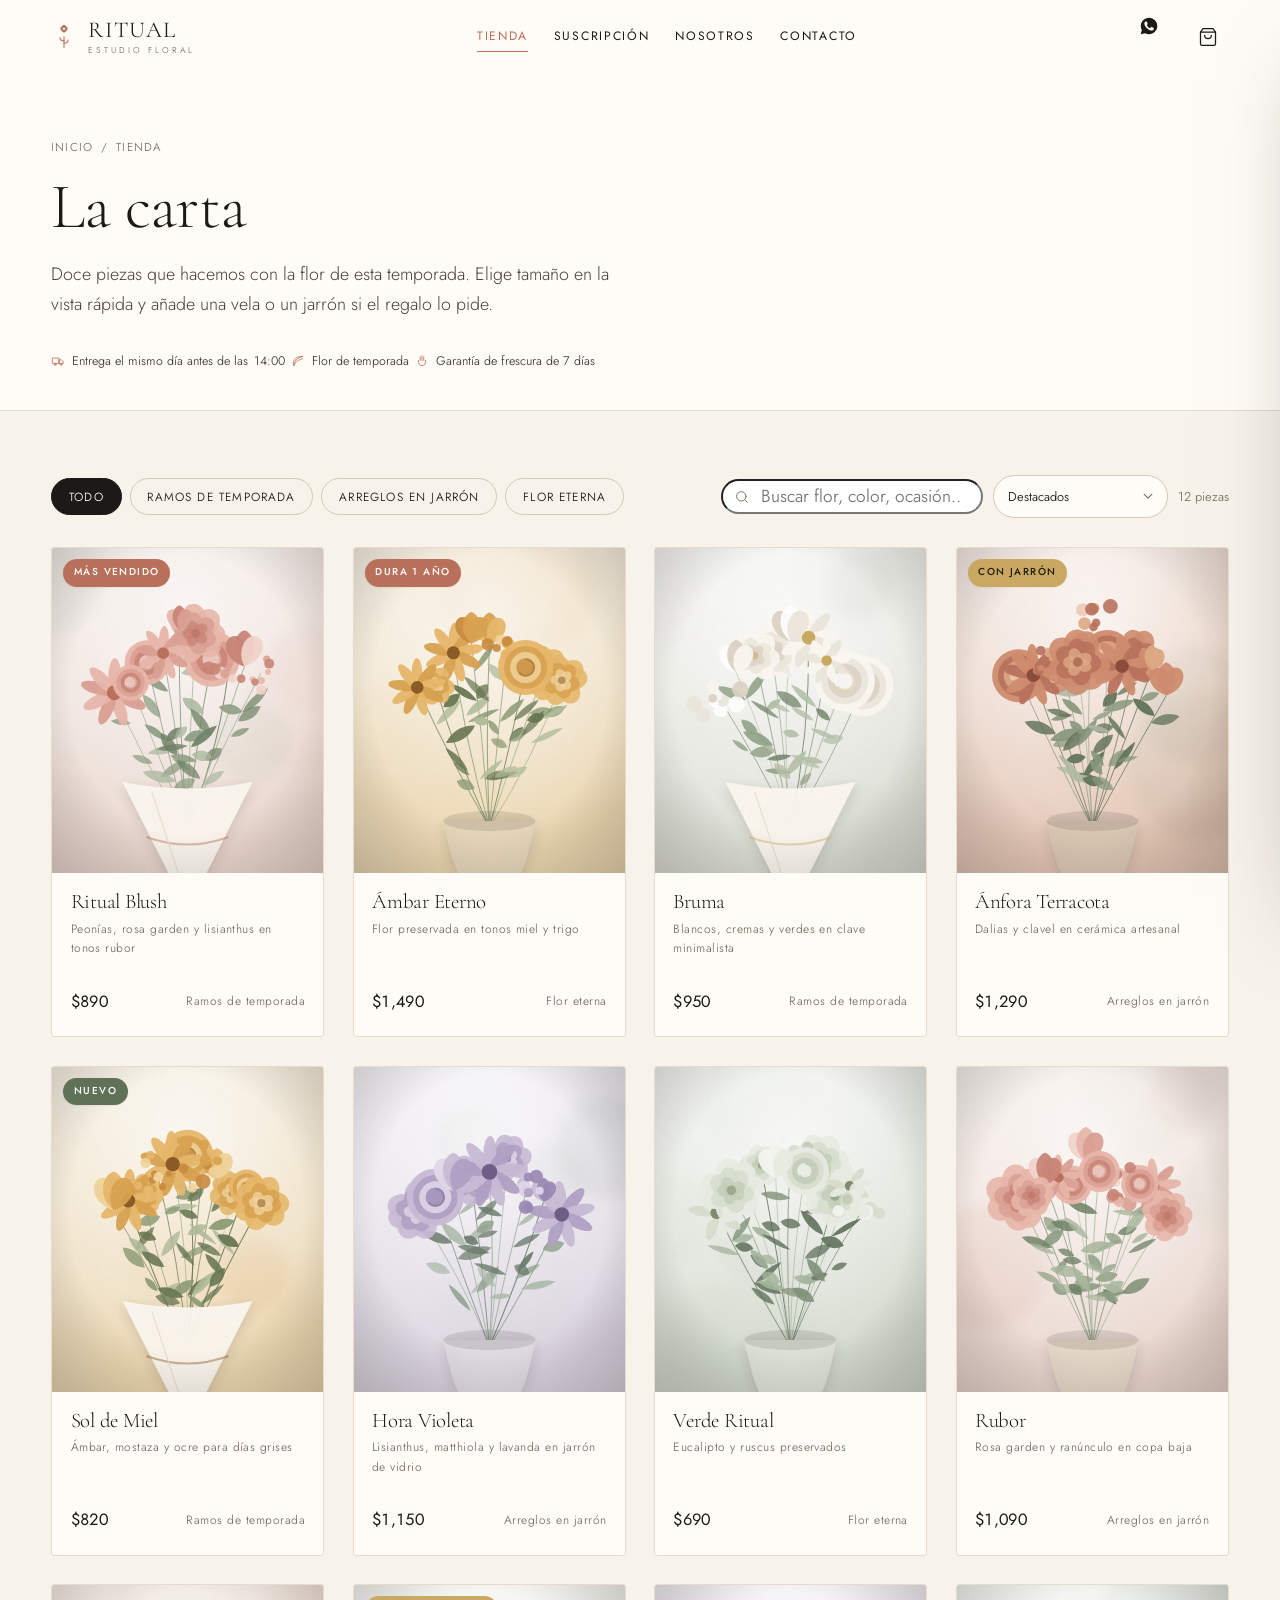
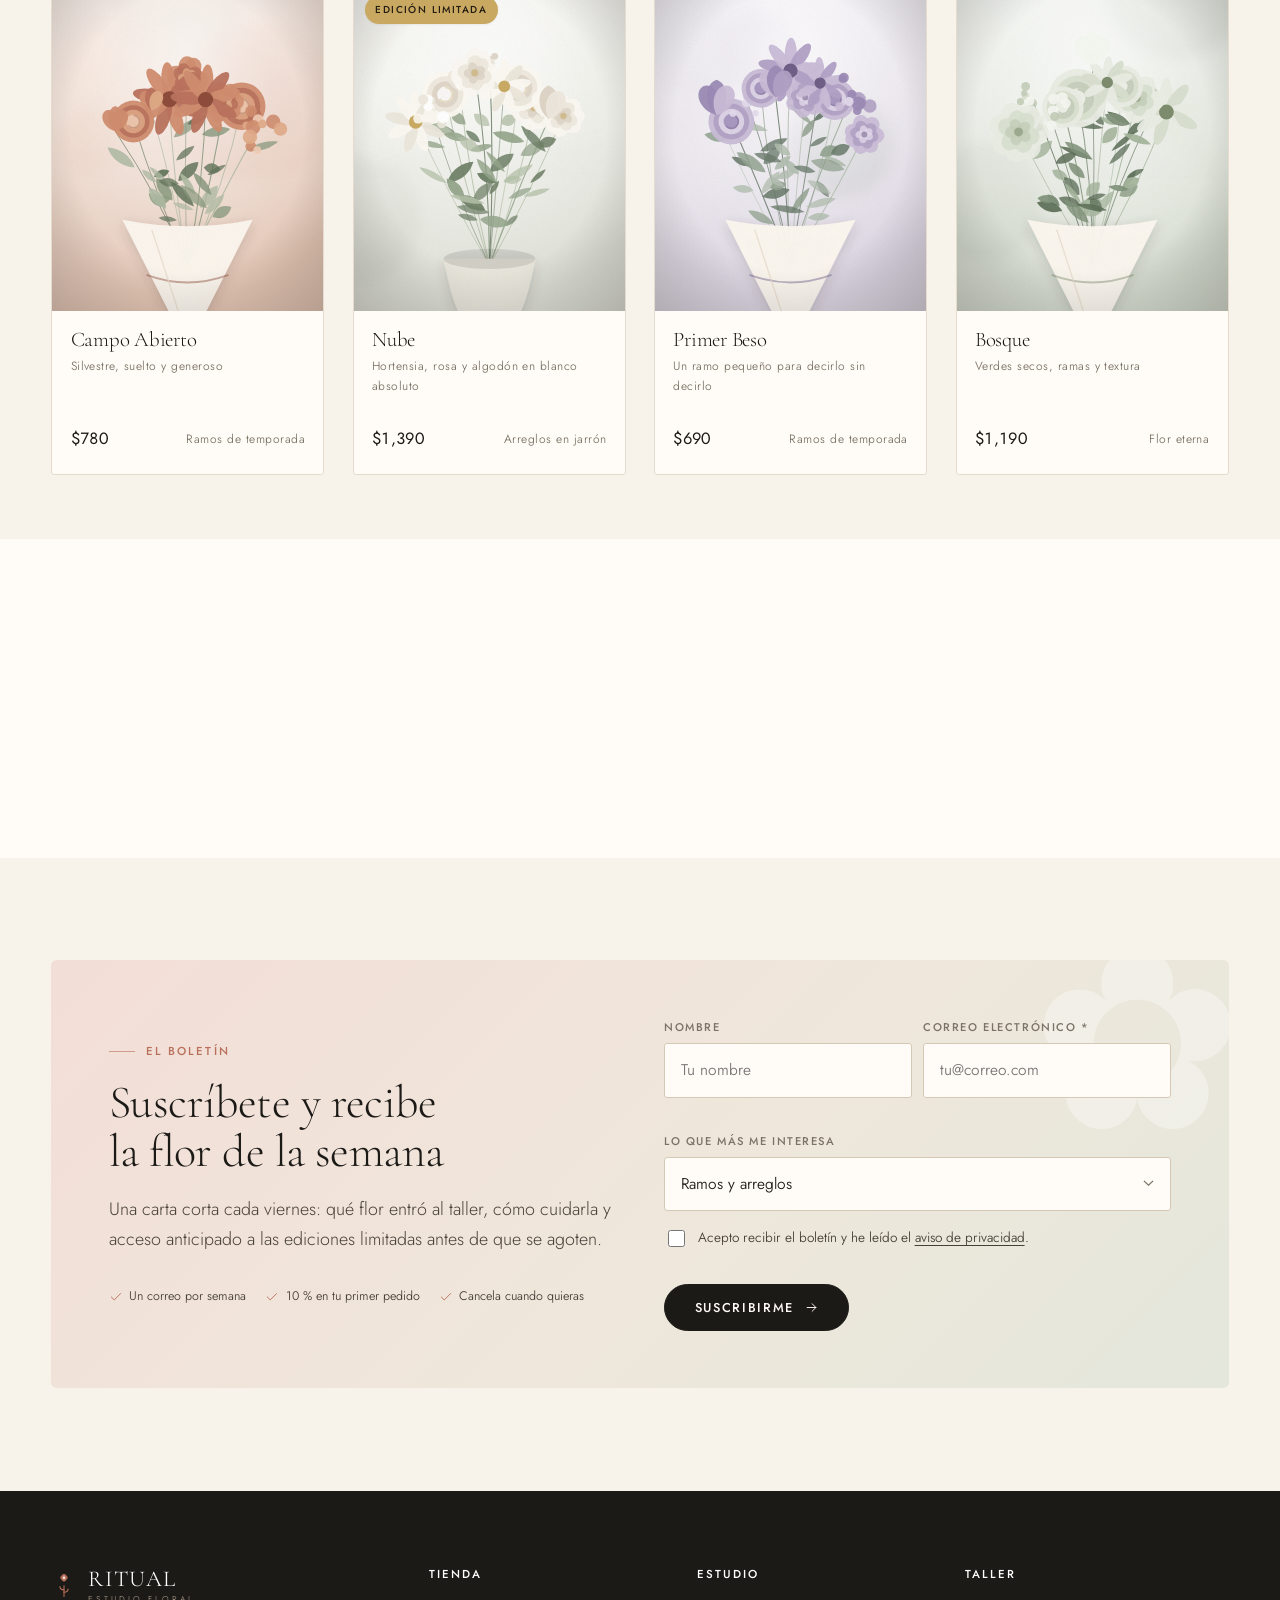
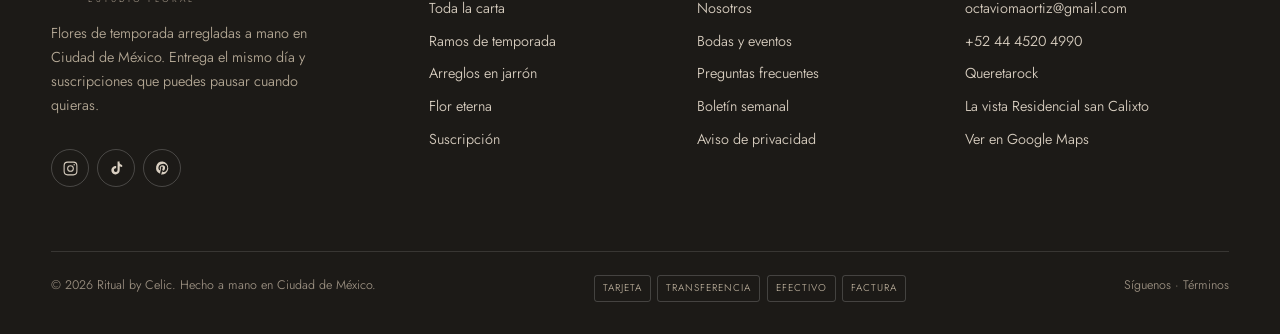
<file: tienda.html>
<!doctype html>
<html lang="es">
<head>
  <meta charset="utf-8">
  <meta name="viewport" content="width=device-width, initial-scale=1">
  <title>Tienda · Ramos, arreglos y flor eterna | Ritual by Celic</title>
  <meta name="description" content="Compra ramos de temporada, arreglos en jarrón y flor eterna con entrega el mismo día. Elige tamaño Petit, Clásico o Lujo y añade vela o jarrón.">
  <link rel="canonical" href="https://ritualbycelic.com/tienda.html">
  <meta name="theme-color" content="#F7F2EA">
  <meta name="robots" content="index,follow">
  <meta property="og:type" content="website">
  <meta property="og:site_name" content="Ritual by Celic">
  <meta property="og:locale" content="es_MX">
  <meta property="og:title" content="Tienda · Ramos, arreglos y flor eterna | Ritual by Celic">
  <meta property="og:description" content="Compra ramos de temporada, arreglos en jarrón y flor eterna con entrega el mismo día. Elige tamaño Petit, Clásico o Lujo y añade vela o jarrón.">
  <meta property="og:url" content="https://ritualbycelic.com/tienda.html">
  <meta property="og:image" content="https://ritualbycelic.com/assets/img/hero-principal.svg">
  <meta name="twitter:card" content="summary_large_image">
  <link rel="icon" href="assets/img/favicon.svg" type="image/svg+xml">
  <link rel="apple-touch-icon" href="assets/img/favicon.svg">
  <link rel="preconnect" href="https://fonts.googleapis.com">
  <link rel="preconnect" href="https://fonts.gstatic.com" crossorigin>
  <link rel="stylesheet" href="https://fonts.googleapis.com/css2?family=Cormorant+Garamond:ital,wght@0,300;0,400;0,500;1,300;1,400&family=Jost:wght@300;400;500&display=swap">
  <link rel="stylesheet" href="assets/css/styles.css">
</head>
<body>
  <a class="skip-link" href="#main">Saltar al contenido</a>

  <header class="header" id="header">
    <div class="wrap header__inner">
      <a class="brand" href="index.html" aria-label="Ritual by Celic — inicio">
        <svg class="brand__mark" viewBox="0 0 32 32" fill="none" aria-hidden="true"><g stroke="currentColor" stroke-width="1.3" stroke-linecap="round"><path d="M16 30V17"/><path d="M16 22c-3.2 0-5-1.6-5-4"/><path d="M16 25c3.2 0 5-1.6 5-4"/></g><g fill="currentColor"><ellipse cx="16" cy="7" rx="3" ry="4.6"/><ellipse cx="16" cy="7" rx="4.6" ry="3" opacity=".75"/><ellipse cx="16" cy="7" rx="3.9" ry="3.9" opacity=".45" transform="rotate(45 16 7)"/></g><circle cx="16" cy="7" r="1.5" fill="#F7F2EA"/></svg>
        <span class="brand__text">
          <span class="brand__name" data-cfg="marca.nombreCorto">Ritual</span>
          <span class="brand__sub"><span data-cfg="marca.lema">Estudio floral</span></span>
        </span>
      </a>
      <nav class="nav" aria-label="Navegación principal">
        <a href="tienda.html" aria-current="page">Tienda</a>
        <a href="suscripcion.html">Suscripción</a>
        <a href="nosotros.html">Nosotros</a>
        <a href="contacto.html">Contacto</a>
      </nav>
      <div class="header__actions">
        <a class="icon-btn hide-sm" data-cfg-wa href="#" aria-label="Escríbenos por WhatsApp" title="WhatsApp"><svg viewBox="0 0 24 24" fill="currentColor"><path d="M12.04 2C6.58 2 2.13 6.45 2.13 11.91c0 1.75.46 3.46 1.32 4.96L2 22l5.25-1.38a9.9 9.9 0 0 0 4.79 1.22c5.46 0 9.91-4.45 9.91-9.91S17.5 2 12.04 2Zm5.8 14.02c-.24.68-1.4 1.3-1.93 1.35-.53.05-1.02.24-3.44-.72-2.9-1.15-4.72-4.2-4.86-4.4-.15-.2-1.15-1.55-1.15-2.96 0-1.4.73-2.09 1-2.38.26-.29.58-.36.77-.36.19 0 .39.01.56.01.19 0 .43-.06.67.5.24.58.82 2 .89 2.14.07.15.12.32.02.51-.1.19-.19.31-.38.48-.19.17-.29.29-.41.48-.12.19-.25.4-.11.68.15.29.65 1.11 1.4 1.79.96.87 1.77 1.15 2.06 1.28.29.14.46.12.63-.07.17-.19.72-.84.92-1.13.19-.29.39-.24.65-.14.26.09 1.67.79 1.96.93.29.15.48.22.55.34.07.12.07.7-.17 1.38Z"/></svg></a>
        <button class="icon-btn" type="button" data-cart-open aria-label="Abrir el carrito">
          <svg viewBox="0 0 24 24" fill="none" stroke="currentColor" stroke-width="1.5" stroke-linecap="round" stroke-linejoin="round"><path d="M6 2 3 6v14a2 2 0 0 0 2 2h14a2 2 0 0 0 2-2V6l-3-4z"/><path d="M3 6h18"/><path d="M16 10a4 4 0 0 1-8 0"/></svg><span class="cart-count" data-cart-count>0</span>
        </button>
        <button class="icon-btn burger" type="button" aria-expanded="false" aria-controls="mobileNav" aria-label="Abrir el menú">
          <span></span><span></span><span></span>
        </button>
      </div>
    </div>
  </header>

  <nav class="mobile-nav" id="mobileNav" aria-label="Navegación móvil">
      <a href="index.html">Inicio</a>
      <a href="tienda.html" aria-current="page">Tienda</a>
      <a href="suscripcion.html">Suscripción</a>
      <a href="nosotros.html">Nosotros</a>
      <a href="contacto.html">Contacto</a>
    <div class="mobile-nav__foot">
      <a class="btn btn--full" data-cfg-wa href="#">Pedir por WhatsApp</a>
      <a class="btn btn--ghost btn--full" data-cfg-mail href="#" data-keep-text="1">Escríbenos por correo</a>
    </div>
  </nav>

  <main id="main">
    <section class="page-head">
      <div class="wrap">
        <nav class="crumbs" aria-label="Ruta"><a href="index.html">Inicio</a> <span aria-hidden="true">/</span> <span>Tienda</span></nav>
        <h1>La carta</h1>
        <p class="lede mt-2">Doce piezas que hacemos con la flor de esta temporada. Elige tamaño en la vista rápida y añade una vela o un jarrón si el regalo lo pide.</p>
        <div class="perks mt-3">
          <span><svg viewBox="0 0 24 24" fill="none" stroke="currentColor" stroke-width="1.4" stroke-linecap="round" stroke-linejoin="round"><path d="M3 7h11v9H3zM14 10h4l3 3v3h-7z"/><circle cx="7" cy="18" r="1.6"/><circle cx="17" cy="18" r="1.6"/></svg> Entrega el mismo día antes de las <span data-cfg="entrega.horasCorte">nbsp;<span data-cfg="entrega.horasCorte"></span></span>
          <span><svg viewBox="0 0 24 24" fill="none" stroke="currentColor" stroke-width="1.4" stroke-linecap="round" stroke-linejoin="round"><path d="M20 4C10 4 4 9 4 16c0 2 1 4 1 4s2-9 15-12"/><path d="M5 20C5 12 11 6 20 4"/></svg> Flor de temporada</span>
          <span><svg viewBox="0 0 24 24" fill="none" stroke="currentColor" stroke-width="1.4" stroke-linecap="round" stroke-linejoin="round"><path d="M12 3v8M9 5v6M15 5v6M6 11v3a6 6 0 0 0 12 0v-3"/></svg> Garantía de frescura de 7 días</span>
        </div>
      </div>
    </section>

    <section class="section section--tight">
      <div class="wrap">
        <div class="toolbar">
          <div class="chips" id="filtros" role="group" aria-label="Filtrar por colección"></div>
          <div class="toolbar__right">
            <div class="search">
              <svg viewBox="0 0 24 24" fill="none" stroke="currentColor" stroke-width="1.5" stroke-linecap="round"><circle cx="11" cy="11" r="7"/><path d="m20 20-3.6-3.6"/></svg>
              <label class="sr-only" for="buscar">Buscar en la tienda</label>
              <input id="buscar" type="search" placeholder="Buscar flor, color, ocasión…" autocomplete="off">
            </div>
            <label class="sr-only" for="orden">Ordenar</label>
            <select class="select-sm" id="orden">
              <option value="destacados">Destacados</option>
              <option value="nuevos">Novedades</option>
              <option value="precioAsc">Precio: menor a mayor</option>
              <option value="precioDesc">Precio: mayor a menor</option>
              <option value="nombre">Nombre A–Z</option>
            </select>
            <span class="results-count" id="conteo" aria-live="polite"></span>
          </div>
        </div>
        <h2 class="sr-only" id="tituloColeccion">Toda la carta</h2>
        <div class="grid grid--4" id="gridTienda"></div>
      </div>
    </section>

    <section class="section section--paper section--tight">
      <div class="wrap grid grid--3">
        <div class="card reveal" style="padding:1.6rem">
          <h3 style="font-size:1.2rem">¿Buscas algo distinto?</h3>
          <p class="small muted mt-1">Hacemos arreglos a medida con la flor del día. Cuéntanos color, presupuesto y ocasión.</p>
          <a class="link-line mt-2" href="contacto.html">Pedir a medida <svg viewBox="0 0 24 24" fill="none" stroke="currentColor" stroke-width="1.5" stroke-linecap="round" stroke-linejoin="round" width="15" height="15"><path d="M5 12h14m-6-6 6 6-6 6"/></svg></a>
        </div>
        <div class="card reveal reveal-d1" style="padding:1.6rem">
          <h3 style="font-size:1.2rem">Flores cada semana</h3>
          <p class="small muted mt-1">La suscripción sale hasta 20 % más económica que comprar ramo por ramo.</p>
          <a class="link-line mt-2" href="suscripcion.html">Armar suscripción <svg viewBox="0 0 24 24" fill="none" stroke="currentColor" stroke-width="1.5" stroke-linecap="round" stroke-linejoin="round" width="15" height="15"><path d="M5 12h14m-6-6 6 6-6 6"/></svg></a>
        </div>
        <div class="card reveal reveal-d2" style="padding:1.6rem">
          <h3 style="font-size:1.2rem">Regalos de empresa</h3>
          <p class="small muted mt-1">Facturamos, entregamos en volumen y personalizamos las tarjetas.</p>
          <a class="link-line mt-2" href="contacto.html">Hablar con el taller <svg viewBox="0 0 24 24" fill="none" stroke="currentColor" stroke-width="1.5" stroke-linecap="round" stroke-linejoin="round" width="15" height="15"><path d="M5 12h14m-6-6 6 6-6 6"/></svg></a>
        </div>
      </div>
    </section>

    <section class="section" id="boletin" aria-labelledby="boletinTitulo">
    <div class="wrap">
      <div class="newsletter reveal">
        <div class="newsletter__inner">
          <div>
            <p class="eyebrow">El boletín</p>
            <h2 id="boletinTitulo" class="text-balance">Suscríbete y recibe la flor de la semana</h2>
            <p class="lede mt-2">Una carta corta cada viernes: qué flor entró al taller, cómo cuidarla y acceso anticipado a las ediciones limitadas antes de que se agoten.</p>
            <div class="perks mt-3">
              <span><svg viewBox="0 0 24 24" fill="none" stroke="currentColor" stroke-width="1.6" stroke-linecap="round" stroke-linejoin="round" width="15" height="15"><path d="M20 6 9 17l-5-5"/></svg> Un correo por semana</span>
              <span><svg viewBox="0 0 24 24" fill="none" stroke="currentColor" stroke-width="1.6" stroke-linecap="round" stroke-linejoin="round" width="15" height="15"><path d="M20 6 9 17l-5-5"/></svg> 10 % en tu primer pedido</span>
              <span><svg viewBox="0 0 24 24" fill="none" stroke="currentColor" stroke-width="1.6" stroke-linecap="round" stroke-linejoin="round" width="15" height="15"><path d="M20 6 9 17l-5-5"/></svg> Cancela cuando quieras</span>
            </div>
          </div>
          <form data-form="newsletter" novalidate aria-label="Suscripción al boletín">
            <div class="grid grid--2" style="gap:.7rem">
              <div class="field">
                <label for="nlNombre">Nombre</label>
                <input id="nlNombre" name="nombre" autocomplete="given-name" placeholder="Tu nombre">
                <p class="field__error"></p>
              </div>
              <div class="field">
                <label for="nlEmail">Correo electrónico *</label>
                <input type="email" id="nlEmail" name="email" required autocomplete="email" placeholder="tu@correo.com">
                <p class="field__error"></p>
              </div>
            </div>
            <div class="field">
              <label for="nlInteres">Lo que más me interesa</label>
              <select id="nlInteres" name="interes">
                <option>Ramos y arreglos</option>
                <option>Suscripción de flores</option>
                <option>Bodas y eventos</option>
                <option>Flores para empresas</option>
              </select>
            </div>
            <div class="field">
              <label class="checkline">
                <input type="checkbox" name="acepto" required>
                <span>Acepto recibir el boletín y he leído el <a href="contacto.html#legal">aviso de privacidad</a>.</span>
              </label>
              <p class="field__error"></p>
            </div>
            <div class="form-msg" role="alert"></div>
            <div class="row">
              <button class="btn" type="submit">Suscribirme <svg viewBox="0 0 24 24" fill="none" stroke="currentColor" stroke-width="1.5" stroke-linecap="round" stroke-linejoin="round" width="15" height="15"><path d="M5 12h14m-6-6 6 6-6 6"/></svg></button>
              <a class="btn btn--ghost btn--sm" data-mail-fallback href="#" hidden>Enviar por correo</a>
            </div>
          </form>
        </div>
      </div>
    </div>
  </section>
  </main>

  <footer class="footer">
    <div class="wrap">
      <div class="footer__grid">
        <div>
          <a class="brand" href="index.html">
            <svg class="brand__mark" viewBox="0 0 32 32" fill="none" aria-hidden="true"><g stroke="currentColor" stroke-width="1.3" stroke-linecap="round"><path d="M16 30V17"/><path d="M16 22c-3.2 0-5-1.6-5-4"/><path d="M16 25c3.2 0 5-1.6 5-4"/></g><g fill="currentColor"><ellipse cx="16" cy="7" rx="3" ry="4.6"/><ellipse cx="16" cy="7" rx="4.6" ry="3" opacity=".75"/><ellipse cx="16" cy="7" rx="3.9" ry="3.9" opacity=".45" transform="rotate(45 16 7)"/></g><circle cx="16" cy="7" r="1.5" fill="#F7F2EA"/></svg>
            <span class="brand__text">
              <span class="brand__name" data-cfg="marca.nombreCorto">Ritual</span>
              <span class="brand__sub"><span data-cfg="marca.lema">Estudio floral</span></span>
            </span>
          </a>
          <p class="small mt-2" style="max-width:32ch;color:#B5A996">Flores de temporada arregladas a mano en <span data-cfg="marca.ciudad"></span>. Entrega el mismo día y suscripciones que puedes pausar cuando quieras.</p>
          <div class="socials mt-3">
            <a data-cfg-href="social.instagram" href="#" aria-label="Instagram" target="_blank" rel="noopener"><svg viewBox="0 0 24 24" fill="none" stroke="currentColor" stroke-width="1.5"><rect x="3" y="3" width="18" height="18" rx="5"/><circle cx="12" cy="12" r="4"/><circle cx="17.2" cy="6.8" r="1" fill="currentColor" stroke="none"/></svg></a>
            <a data-cfg-href="social.tiktok" href="#" aria-label="TikTok" target="_blank" rel="noopener"><svg viewBox="0 0 24 24" fill="currentColor"><path d="M16.5 2h-3v12.2a2.6 2.6 0 1 1-2-2.53V8.6a5.9 5.9 0 1 0 5 5.83V8.9a6.3 6.3 0 0 0 3.5 1.06V6.9A3.6 3.6 0 0 1 16.5 2Z"/></svg></a>
            <a data-cfg-href="social.pinterest" href="#" aria-label="Pinterest" target="_blank" rel="noopener"><svg viewBox="0 0 24 24" fill="currentColor"><path d="M12 2a9 9 0 0 0-3.3 17.4c-.05-.7-.01-1.55.17-2.3l1.05-4.4s-.26-.53-.26-1.32c0-1.24.72-2.16 1.62-2.16.76 0 1.13.57 1.13 1.26 0 .76-.49 1.9-.74 2.96-.21.89.45 1.61 1.32 1.61 1.58 0 2.65-2.03 2.65-4.43 0-1.83-1.23-3.2-3.47-3.2-2.53 0-4.11 1.89-4.11 4 0 .77.23 1.31.58 1.73.16.19.19.27.13.49l-.19.73c-.06.24-.25.32-.47.23-1.3-.53-1.9-1.95-1.9-3.55 0-2.64 2.23-5.8 6.63-5.8 3.54 0 5.87 2.56 5.87 5.3 0 3.64-2.02 6.36-5 6.36-1 0-1.94-.54-2.26-1.15l-.61 2.42c-.22.83-.65 1.66-1.05 2.3A9 9 0 1 0 12 2Z"/></svg></a>
            <a data-cfg-href="social.facebook" href="#" aria-label="Facebook" target="_blank" rel="noopener"><svg viewBox="0 0 24 24" fill="currentColor"><path d="M13.5 22v-8h2.7l.4-3.1h-3.1V8.9c0-.9.25-1.5 1.55-1.5h1.65V4.6c-.8-.1-1.7-.15-2.5-.15-2.5 0-4.2 1.5-4.2 4.3v2.15H7.3V14h2.3v8h3.9Z"/></svg></a>
          </div>
        </div>
        <div>
          <h4>Tienda</h4>
          <ul>
            <li><a href="tienda.html">Toda la carta</a></li>
            <li><a href="tienda.html?coleccion=ramos">Ramos de temporada</a></li>
            <li><a href="tienda.html?coleccion=arreglos">Arreglos en jarrón</a></li>
            <li><a href="tienda.html?coleccion=eternas">Flor eterna</a></li>
            <li><a href="suscripcion.html">Suscripción</a></li>
          </ul>
        </div>
        <div>
          <h4>Estudio</h4>
          <ul>
            <li><a href="nosotros.html">Nosotros</a></li>
            <li><a href="contacto.html">Bodas y eventos</a></li>
            <li><a href="suscripcion.html#preguntas">Preguntas frecuentes</a></li>
            <li><a href="index.html#boletin">Boletín semanal</a></li>
            <li><a href="contacto.html#legal">Aviso de privacidad</a></li>
          </ul>
        </div>
        <div>
          <h4>Taller</h4>
          <ul>
            <li><a data-cfg-mail href="#"></a></li>
            <li><a data-cfg-tel href="#"></a></li>
            <li><span data-cfg="contacto.direccion"></span></li>
            <li><span data-cfg="contacto.ciudadPostal"></span></li>
            <li><a data-cfg-maps href="#">Ver en Google Maps</a></li>
          </ul>
        </div>
      </div>
      <div class="footer__bottom">
        <span>© <span data-year></span> <span data-cfg="marca.nombre"></span>. Hecho a mano en <span data-cfg="marca.ciudad"></span>.</span>
        <div class="pay"><span>Tarjeta</span><span>Transferencia</span><span>Efectivo</span><span>Factura</span></div>
        <span><a data-cfg-href="social.instagram" href="#" target="_blank" rel="noopener">Síguenos</a> · <a href="contacto.html#legal">Términos</a></span>
      </div>
    </div>
  </footer>

  <script src="assets/js/config.js"></script>
  <script src="assets/js/data.js"></script>
  <script src="assets/js/core.js"></script>
  <script src="assets/js/shop.js"></script>
</body>
</html>
</file>
<file: assets/css/styles.css>
/* =============================================================
   Ritual by Celic — sistema de diseño
   1. Tokens        5. Layout / secciones
   2. Reset/base    6. Componentes
   3. Tipografía    7. Bloques de página
   4. Botones       8. Utilidades / responsive
   ============================================================= */

/* 1. Tokens ---------------------------------------------------- */
:root{
  /* color */
  --ink:#1C1A17;
  --ink-soft:#463F37;
  --muted:#7C7367;
  --bone:#F7F2EA;
  --bone-deep:#EFE7DB;
  --paper:#FFFCF7;
  --line:#E5DBCE;
  --line-strong:#D6C8B6;
  --blush:#E3B4A8;
  --blush-soft:#F3DED7;
  --clay:#B9705B;
  --clay-deep:#96543F;
  --moss:#5F7157;
  --sage:#8E9F84;
  --gold:#C9A961;
  --white:#fff;
  --ok:#3F6B4A;
  --err:#A4423A;

  /* tipografía */
  --display:"Cormorant Garamond",Georgia,"Times New Roman",serif;
  --sans:"Jost",-apple-system,BlinkMacSystemFont,"Segoe UI",Roboto,Helvetica,Arial,sans-serif;
  --fs-hero:clamp(2.9rem,7.4vw,6.4rem);
  --fs-h1:clamp(2.4rem,5vw,4.2rem);
  --fs-h2:clamp(1.9rem,3.6vw,3.1rem);
  --fs-h3:clamp(1.35rem,2.1vw,1.85rem);
  --fs-body:clamp(1rem,.35vw + .95rem,1.09rem);
  --fs-small:.875rem;
  --fs-micro:.72rem;
  --track-wide:.18em;

  /* espacio y forma */
  --gutter:clamp(1.15rem,4vw,3.5rem);
  --wrap:1280px;
  --wrap-narrow:820px;
  --sp-section:clamp(4rem,8vw,8.5rem);
  --r-sm:3px;
  --r-md:6px;
  --r-pill:999px;
  --shadow-sm:0 1px 2px rgba(46,36,28,.06),0 8px 24px -18px rgba(46,36,28,.35);
  --shadow-md:0 18px 50px -28px rgba(46,36,28,.45);
  --shadow-lg:0 40px 90px -40px rgba(46,36,28,.5);
  --header-h:74px;
  --ease:cubic-bezier(.22,.61,.36,1);
  color-scheme:light;
}

/* 2. Reset / base ---------------------------------------------- */
*,*::before,*::after{box-sizing:border-box}
html{-webkit-text-size-adjust:100%;scroll-behavior:smooth;scroll-padding-top:calc(var(--header-h) + 1rem)}
body{
  margin:0;background:var(--bone);color:var(--ink);
  font-family:var(--sans);font-size:var(--fs-body);line-height:1.65;font-weight:350;
  -webkit-font-smoothing:antialiased;overflow-x:hidden;
}
body.is-locked{overflow:hidden}
img,svg,video{max-width:100%;display:block}
a{color:inherit;text-decoration:none}
button,input,select,textarea{font:inherit;color:inherit}
button{cursor:pointer;background:none;border:0}
ul,ol{list-style:none;margin:0;padding:0}
hr{border:0;border-top:1px solid var(--line);margin:0}
:focus-visible{outline:2px solid var(--clay);outline-offset:3px;border-radius:2px}
::selection{background:var(--blush-soft);color:var(--ink)}
.skip-link{position:absolute;left:-9999px;top:.5rem;z-index:200;background:var(--ink);color:var(--paper);padding:.7rem 1.1rem;border-radius:var(--r-pill)}
.skip-link:focus{left:1rem}

/* 3. Tipografía ------------------------------------------------ */
h1,h2,h3,h4,blockquote{font-family:var(--display);font-weight:300;line-height:1.06;letter-spacing:-.012em;margin:0}
h1{font-size:var(--fs-h1)}
h2{font-size:var(--fs-h2)}
h3{font-size:var(--fs-h3);line-height:1.2}
p{margin:0 0 1.05em}
p:last-child{margin-bottom:0}
em,.italic{font-style:italic}
.eyebrow{
  font-size:var(--fs-micro);letter-spacing:var(--track-wide);text-transform:uppercase;
  font-weight:500;color:var(--clay);display:flex;align-items:center;gap:.7rem;margin:0 0 1.1rem;
}
.eyebrow::before{content:"";width:26px;height:1px;background:currentColor;opacity:.6;flex:none}
.eyebrow--center{justify-content:center}
.eyebrow--center::after{content:"";width:26px;height:1px;background:currentColor;opacity:.6}
.lede{font-size:clamp(1.06rem,1.4vw,1.28rem);color:var(--ink-soft);max-width:56ch;font-weight:300}
.small{font-size:var(--fs-small)}
.muted{color:var(--muted)}
.mark{font-family:var(--display);font-style:italic;color:var(--clay)}
.price{font-family:var(--sans);font-weight:400;font-variant-numeric:tabular-nums}
.strike{text-decoration:line-through;color:var(--muted);font-weight:300}

/* 4. Botones --------------------------------------------------- */
.btn{
  --btn-bg:var(--ink);--btn-fg:var(--paper);--btn-bd:var(--ink);
  display:inline-flex;align-items:center;justify-content:center;gap:.6rem;
  padding:.92rem 1.85rem;border:1px solid var(--btn-bd);background:var(--btn-bg);color:var(--btn-fg);
  border-radius:var(--r-pill);font-size:.8rem;font-weight:500;letter-spacing:.13em;text-transform:uppercase;
  transition:transform .35s var(--ease),background .3s,color .3s,border-color .3s,box-shadow .3s;
  text-align:center;line-height:1.2;
}
.btn svg{width:15px;height:15px;flex:none}
.btn:hover{transform:translateY(-2px);box-shadow:var(--shadow-sm)}
.btn:active{transform:translateY(0)}
.btn--clay{--btn-bg:var(--clay);--btn-bd:var(--clay)}
.btn--clay:hover{--btn-bg:var(--clay-deep);--btn-bd:var(--clay-deep)}
.btn--ghost{--btn-bg:transparent;--btn-fg:var(--ink);--btn-bd:var(--line-strong)}
.btn--ghost:hover{--btn-bg:var(--ink);--btn-fg:var(--paper);--btn-bd:var(--ink)}
.btn--light{--btn-bg:var(--paper);--btn-fg:var(--ink);--btn-bd:var(--paper)}
.btn--sm{padding:.6rem 1.2rem;font-size:.7rem}
.btn--full{width:100%}
.btn[disabled],.btn[aria-disabled=true]{opacity:.45;pointer-events:none}
.link-line{
  display:inline-flex;align-items:center;gap:.5rem;font-size:.78rem;font-weight:500;
  letter-spacing:.13em;text-transform:uppercase;padding-bottom:.3rem;
  background:linear-gradient(currentColor,currentColor) 0 100%/100% 1px no-repeat;
  transition:background-size .4s var(--ease),color .3s;
}
.link-line:hover{background-size:35% 1px;color:var(--clay)}
.link-line[data-cfg-mail],.link-line[data-cfg-tel]{text-transform:none;letter-spacing:.01em;font-size:.94rem;font-weight:400}
.link-line svg{width:14px;height:14px;flex:none;transition:transform .4s var(--ease)}
.link-line:hover svg{transform:translateX(4px)}

/* 5. Layout / secciones ---------------------------------------- */
.wrap{width:100%;max-width:var(--wrap);margin-inline:auto;padding-inline:var(--gutter)}
.wrap--narrow{max-width:var(--wrap-narrow)}
.section{padding-block:var(--sp-section)}
.section--tight{padding-block:clamp(2.6rem,5vw,4.5rem)}
.section--paper{background:var(--paper)}
.section--bone{background:var(--bone-deep)}
.section--ink{background:var(--ink);color:#EFE7DB}
.section--ink .eyebrow{color:var(--blush)}
.section--ink .lede,.section--ink .muted{color:#C6BCAE}
.section-head{max-width:64ch;margin-bottom:clamp(2rem,4vw,3.4rem)}
.section-head--center{margin-inline:auto;text-align:center}
.section-head--center .eyebrow{justify-content:center}
.section-head--split{max-width:none;display:flex;align-items:flex-end;justify-content:space-between;gap:2rem;flex-wrap:wrap}
.grid{display:grid;gap:clamp(1rem,2.2vw,1.9rem)}
.grid--2{grid-template-columns:repeat(2,1fr)}
.grid--3{grid-template-columns:repeat(3,1fr)}
.grid--4{grid-template-columns:repeat(4,1fr)}
.split{display:grid;grid-template-columns:1fr 1fr;gap:clamp(1.8rem,5vw,5rem);align-items:center}
.split--wide-left{grid-template-columns:1.15fr .85fr}
.stack{display:flex;flex-direction:column}
.stack>*+*{margin-top:var(--gap,1rem)}
.row{display:flex;gap:.8rem;flex-wrap:wrap;align-items:center}

/* 6. Componentes ----------------------------------------------- */
/* media / imágenes */
.media{position:relative;overflow:hidden;background:var(--bone-deep);border-radius:var(--r-sm)}
.media img{width:100%;height:100%;object-fit:cover;transition:transform 1.1s var(--ease)}
.media--tall{aspect-ratio:4/5}
.media--portrait{aspect-ratio:3/4}
.media--square{aspect-ratio:1}
.media--wide{aspect-ratio:16/10}
.media--hero{aspect-ratio:4/5}
.media-zoom:hover .media img,.media-zoom:focus-visible .media img{transform:scale(1.055)}

/* header */
.header{
  position:fixed;inset:0 0 auto;z-index:90;min-height:var(--header-h);
  display:flex;align-items:center;
  transition:background .4s var(--ease),box-shadow .4s,border-color .4s;
  border-bottom:1px solid transparent;
}
.header__inner{display:flex;align-items:center;gap:1.4rem;width:100%}
.header.is-solid{background:rgba(255,252,247,.92);backdrop-filter:blur(14px);border-bottom-color:var(--line);box-shadow:0 1px 0 rgba(46,36,28,.03)}
.header.is-hidden{transform:translateY(-105%)}
.header{transition:transform .5s var(--ease),background .4s var(--ease),border-color .4s}
.brand{display:flex;align-items:center;gap:.7rem;flex:none}
.brand__mark{width:26px;height:26px;flex:none;color:var(--clay)}
.brand__text{display:flex;flex-direction:column;line-height:1}
.brand__name{font-family:var(--display);font-size:1.42rem;letter-spacing:.06em;text-transform:uppercase}
.brand__sub{font-size:.53rem;letter-spacing:.34em;text-transform:uppercase;color:var(--muted);margin-top:.28rem}
.nav{display:flex;align-items:center;gap:clamp(.9rem,2vw,2rem);margin-inline:auto}
.nav a{
  font-size:.76rem;letter-spacing:.14em;text-transform:uppercase;font-weight:400;padding:.5rem 0;position:relative;
}
.nav a::after{content:"";position:absolute;left:0;bottom:.15rem;width:0;height:1px;background:var(--clay);transition:width .35s var(--ease)}
.nav a:hover::after,.nav a[aria-current=page]::after{width:100%}
.nav a[aria-current=page]{color:var(--clay)}
.header__actions{display:flex;align-items:center;gap:.35rem;flex:none}
.icon-btn{
  width:42px;height:42px;display:grid;place-items:center;border-radius:var(--r-pill);position:relative;
  transition:background .25s,color .25s;
}
.icon-btn:hover{background:rgba(185,112,91,.12);color:var(--clay)}
.icon-btn svg{width:20px;height:20px}
.cart-count{
  position:absolute;top:2px;right:0;min-width:19px;height:19px;padding:0 5px;border-radius:var(--r-pill);
  background:var(--clay);color:#fff;font-size:.63rem;font-weight:500;display:grid;place-items:center;
  transform:scale(0);transition:transform .3s var(--ease);font-variant-numeric:tabular-nums;
}
.cart-count.is-visible{transform:scale(1)}
.burger{display:none}
.burger span{display:block;width:20px;height:1.5px;background:currentColor;transition:transform .3s var(--ease),opacity .2s}
.burger span+span{margin-top:5px}
.burger[aria-expanded=true] span:nth-child(1){transform:translateY(6.5px) rotate(45deg)}
.burger[aria-expanded=true] span:nth-child(2){opacity:0}
.burger[aria-expanded=true] span:nth-child(3){transform:translateY(-6.5px) rotate(-45deg)}

/* menú móvil */
.mobile-nav{
  position:fixed;inset:0;z-index:95;background:var(--paper);padding:calc(var(--header-h) + 2rem) var(--gutter) 2rem;
  display:flex;flex-direction:column;gap:.2rem;transform:translateY(-100%);visibility:hidden;
  transition:transform .5s var(--ease),visibility .5s;overflow-y:auto;
}
.mobile-nav.is-open{transform:translateY(0);visibility:visible}
.mobile-nav a{font-family:var(--display);font-size:2rem;padding:.5rem 0;border-bottom:1px solid var(--line)}
.mobile-nav__foot{margin-top:auto;padding-top:2rem;display:flex;flex-direction:column;gap:.9rem}

/* marquesina */
.marquee{overflow:hidden;border-block:1px solid var(--line);background:var(--paper);padding:.85rem 0;display:flex}
.marquee__track{display:flex;gap:3.5rem;padding-right:3.5rem;flex:none;animation:marquee 38s linear infinite;will-change:transform}
.marquee:hover .marquee__track{animation-play-state:paused}
.marquee span{font-size:.74rem;letter-spacing:.2em;text-transform:uppercase;color:var(--ink-soft);display:flex;align-items:center;gap:3.5rem;white-space:nowrap}
.marquee span::after{content:"✿";color:var(--blush);font-size:.9rem}
@keyframes marquee{to{transform:translateX(-100%)}}

/* tarjeta de colección */
.collection{position:relative;display:block;overflow:hidden;border-radius:var(--r-sm)}
.collection .media{aspect-ratio:3/4}
.collection__body{position:absolute;inset:auto 0 0;padding:clamp(1rem,2vw,1.6rem);color:#fff;background:linear-gradient(transparent,rgba(28,26,23,.72))}
.collection__body h3{color:#fff;font-size:clamp(1.3rem,1.8vw,1.7rem)}
.collection__body p{font-size:.8rem;letter-spacing:.06em;opacity:.85;margin:.3rem 0 0}
.collection__count{position:absolute;top:1rem;right:1rem;background:rgba(255,252,247,.9);color:var(--ink);font-size:.66rem;letter-spacing:.1em;text-transform:uppercase;padding:.3rem .7rem;border-radius:var(--r-pill)}

/* tarjeta de producto */
.card{background:var(--paper);border:1px solid var(--line);border-radius:var(--r-sm);overflow:hidden;transition:border-color .3s,box-shadow .4s,transform .4s var(--ease)}
.card:hover{border-color:var(--line-strong);box-shadow:var(--shadow-md);transform:translateY(-3px)}
.product{display:flex;flex-direction:column;position:relative}
.product__media{position:relative;overflow:hidden}
.product__media .media{aspect-ratio:4/5;border-radius:0}
.product__quick{
  position:absolute;inset:auto .6rem .6rem;display:flex;gap:.4rem;opacity:0;transform:translateY(8px);
  transition:opacity .3s,transform .35s var(--ease);
}
.product:hover .product__quick,.product:focus-within .product__quick{opacity:1;transform:none}
.product__quick .btn{flex:1;padding:.7rem .9rem;font-size:.68rem;backdrop-filter:blur(6px)}
.product__body{padding:1.05rem 1.15rem 1.3rem;display:flex;flex-direction:column;gap:.35rem;flex:1}
.product__title{font-family:var(--display);font-size:1.3rem;line-height:1.15}
.product__meta{font-size:.75rem;color:var(--muted);letter-spacing:.04em}
.product__foot{margin-top:auto;padding-top:.7rem;display:flex;align-items:center;justify-content:space-between;gap:.6rem}
.product__price{font-size:1.02rem;letter-spacing:.02em}
.badge{
  position:absolute;top:.7rem;left:.7rem;z-index:2;background:var(--paper);color:var(--ink);
  font-size:.63rem;letter-spacing:.14em;text-transform:uppercase;padding:.34rem .66rem;border-radius:var(--r-pill);
  box-shadow:var(--shadow-sm);font-weight:500;
}
.badge--clay{background:var(--clay);color:#fff}
.badge--moss{background:var(--moss);color:#fff}
.badge--gold{background:var(--gold);color:#241d13}
.badge--static{position:static;box-shadow:none;border:1px solid var(--line)}

/* chips / filtros */
.chips{display:flex;gap:.5rem;flex-wrap:wrap}
.chip{
  border:1px solid var(--line-strong);border-radius:var(--r-pill);padding:.5rem 1.05rem;
  font-size:.74rem;letter-spacing:.1em;text-transform:uppercase;background:transparent;
  transition:background .25s,color .25s,border-color .25s;
}
.chip:hover{border-color:var(--ink)}
.chip[aria-pressed=true],.chip.is-active{background:var(--ink);color:var(--paper);border-color:var(--ink)}

/* formularios */
.field{display:flex;flex-direction:column;gap:.4rem;text-align:left}
.field>label,.label{font-size:.7rem;letter-spacing:.14em;text-transform:uppercase;color:var(--muted);font-weight:500}
.field input,.field select,.field textarea{
  width:100%;padding:.85rem 1rem;background:var(--paper);border:1px solid var(--line-strong);
  border-radius:var(--r-sm);transition:border-color .25s,box-shadow .25s;font-size:.97rem;
}
.field textarea{min-height:130px;resize:vertical}
.field select{appearance:none;background-image:url("data:image/svg+xml,%3Csvg xmlns='http://www.w3.org/2000/svg' viewBox='0 0 12 8'%3E%3Cpath d='M1 1l5 5 5-5' fill='none' stroke='%237C7367' stroke-width='1.4'/%3E%3C/svg%3E");background-repeat:no-repeat;background-position:right 1rem center;background-size:11px;padding-right:2.4rem}
.field input:focus,.field select:focus,.field textarea:focus{outline:none;border-color:var(--clay);box-shadow:0 0 0 3px rgba(185,112,91,.14)}
.field--error input,.field--error select,.field--error textarea{border-color:var(--err);box-shadow:0 0 0 3px rgba(164,66,58,.12)}
.field__error{font-size:.76rem;color:var(--err);min-height:1.1em}
.field__hint{font-size:.76rem;color:var(--muted)}
.checkline{display:flex;gap:.6rem;align-items:flex-start;font-size:.82rem;color:var(--ink-soft)}
.field>label.checkline{font-size:.85rem;letter-spacing:0;text-transform:none;color:var(--ink-soft);font-weight:350}
.checkline a{text-decoration:underline;text-underline-offset:3px}
.checkline input{width:17px;height:17px;margin-top:.25rem;accent-color:var(--clay);flex:none}
.form-note{font-size:.78rem;color:var(--muted)}
.form-msg{font-size:.86rem;padding:.8rem 1rem;border-radius:var(--r-sm);display:none}
.form-msg.is-ok{display:block;background:rgba(63,107,74,.1);color:var(--ok);border:1px solid rgba(63,107,74,.25)}
.form-msg.is-err{display:block;background:rgba(164,66,58,.08);color:var(--err);border:1px solid rgba(164,66,58,.25)}
.inline-form{display:flex;gap:.6rem;flex-wrap:wrap}
.inline-form .field{flex:1 1 240px}

/* radios tipo tarjeta */
.options{display:grid;gap:.7rem}
.options--2{grid-template-columns:repeat(2,1fr)}
.options--3{grid-template-columns:repeat(3,1fr)}
.option{
  position:relative;display:flex;flex-direction:column;gap:.15rem;padding:1rem 1.05rem;cursor:pointer;
  border:1px solid var(--line-strong);border-radius:var(--r-sm);background:var(--paper);
  transition:border-color .25s,box-shadow .25s,background .25s;
}
.option input{position:absolute;opacity:0;inset:0;cursor:pointer}
.option__title{font-weight:500;font-size:.95rem;display:flex;justify-content:space-between;gap:.5rem;align-items:baseline}
.option__desc{font-size:.78rem;color:var(--muted);line-height:1.45}
.option:has(input:checked){border-color:var(--clay);box-shadow:0 0 0 2px rgba(185,112,91,.18);background:#FFF9F5}
.option:has(input:focus-visible){outline:2px solid var(--clay);outline-offset:2px}
.option__tag{font-size:.62rem;letter-spacing:.12em;text-transform:uppercase;color:var(--clay);font-weight:500}

/* cantidad */
.qty{display:inline-flex;align-items:center;border:1px solid var(--line-strong);border-radius:var(--r-pill);overflow:hidden}
.qty button{width:34px;height:34px;display:grid;place-items:center;font-size:1rem;transition:background .2s}
.qty button:hover{background:var(--bone-deep)}
.qty span{min-width:2ch;text-align:center;font-size:.9rem;font-variant-numeric:tabular-nums}

/* drawer / modal */
.overlay{position:fixed;inset:0;background:rgba(28,26,23,.42);opacity:0;visibility:hidden;transition:opacity .4s,visibility .4s;z-index:96;backdrop-filter:blur(2px)}
.overlay.is-open{opacity:1;visibility:visible}
.drawer{
  position:fixed;top:0;right:0;bottom:0;width:min(420px,100%);background:var(--paper);z-index:97;
  display:flex;flex-direction:column;transform:translateX(101%);transition:transform .5s var(--ease);
  box-shadow:var(--shadow-lg);
}
.drawer.is-open{transform:none}
.drawer__head{display:flex;align-items:center;justify-content:space-between;padding:1.2rem 1.4rem;border-bottom:1px solid var(--line)}
.drawer__title{font-family:var(--display);font-size:1.45rem}
.drawer__body{flex:1;overflow-y:auto;padding:1.2rem 1.4rem;display:flex;flex-direction:column;gap:1.1rem}
.drawer__foot{border-top:1px solid var(--line);padding:1.2rem 1.4rem;display:flex;flex-direction:column;gap:.85rem;background:var(--bone)}
.modal{
  position:fixed;inset:0;z-index:98;display:grid;place-items:center;padding:var(--gutter);
  opacity:0;visibility:hidden;transition:opacity .35s,visibility .35s;
}
.modal.is-open{opacity:1;visibility:visible}
.modal__panel{
  background:var(--paper);width:min(940px,100%);max-height:88vh;overflow-y:auto;border-radius:var(--r-md);
  position:relative;transform:translateY(14px) scale(.985);transition:transform .45s var(--ease);box-shadow:var(--shadow-lg);
}
.modal.is-open .modal__panel{transform:none}
.modal__close,.drawer__close{width:38px;height:38px;display:grid;place-items:center;border-radius:var(--r-pill);border:1px solid var(--line);transition:background .25s,color .25s}
.modal__close{position:absolute;top:.9rem;right:.9rem;z-index:3;background:rgba(255,252,247,.9)}
.modal__close:hover,.drawer__close:hover{background:var(--ink);color:var(--paper);border-color:var(--ink)}

/* línea del carrito */
.cart-line{display:grid;grid-template-columns:74px 1fr auto;gap:.9rem;align-items:start}
.cart-line__img{border-radius:var(--r-sm);overflow:hidden;background:var(--bone-deep);aspect-ratio:4/5}
.cart-line__name{font-family:var(--display);font-size:1.1rem;line-height:1.2}
.cart-line__var{font-size:.74rem;color:var(--muted)}
.cart-line__remove{font-size:.72rem;color:var(--muted);text-decoration:underline;text-underline-offset:3px}
.cart-line__remove:hover{color:var(--err)}
.cart-empty{text-align:center;padding:2.6rem 1rem;color:var(--muted)}
.cart-empty svg{width:52px;height:52px;margin:0 auto 1rem;color:var(--blush)}
.totals{display:flex;flex-direction:column;gap:.4rem;font-size:.92rem}
.totals__row{display:flex;justify-content:space-between;gap:1rem}
.totals__row--total{font-size:1.12rem;font-weight:500;padding-top:.5rem;border-top:1px solid var(--line);margin-top:.3rem}

/* toasts */
.toasts{position:fixed;left:50%;bottom:1.4rem;transform:translateX(-50%);z-index:120;display:flex;flex-direction:column;gap:.5rem;width:min(420px,calc(100% - 2rem));pointer-events:none}
.toast{
  background:var(--ink);color:#F4EDE3;padding:.85rem 1.1rem;border-radius:var(--r-pill);font-size:.85rem;
  display:flex;align-items:center;gap:.6rem;box-shadow:var(--shadow-md);animation:toast-in .45s var(--ease);
}
.toast svg{width:17px;height:17px;color:var(--blush);flex:none}
@keyframes toast-in{from{opacity:0;transform:translateY(14px)}}
.toast.is-out{animation:toast-out .35s var(--ease) forwards}
@keyframes toast-out{to{opacity:0;transform:translateY(10px)}}

/* acordeón */
.accordion{border-top:1px solid var(--line)}
.accordion__item{border-bottom:1px solid var(--line)}
.accordion__btn{width:100%;display:flex;justify-content:space-between;align-items:center;gap:1rem;padding:1.25rem 0;text-align:left;font-family:var(--display);font-size:1.22rem;transition:color .25s}
.accordion__btn:hover{color:var(--clay)}
.accordion__icon{position:relative;width:14px;height:14px;flex:none}
.accordion__icon::before,.accordion__icon::after{content:"";position:absolute;background:currentColor;transition:transform .35s var(--ease),opacity .3s}
.accordion__icon::before{inset:6.25px 0 auto;height:1.5px}
.accordion__icon::after{inset:0 6.25px auto;width:1.5px;height:14px}
.accordion__btn[aria-expanded=true] .accordion__icon::after{transform:scaleY(0)}
.accordion__panel{overflow:hidden;height:0;transition:height .4s var(--ease)}
.accordion__inner{padding:0 0 1.4rem;max-width:70ch;color:var(--ink-soft)}

/* testimonios */
.quotes{position:relative}
.quote{display:none;text-align:center;max-width:56ch;margin-inline:auto}
.quote.is-active{display:block;animation:fade-up .6s var(--ease)}
.quote blockquote{font-size:clamp(1.4rem,2.8vw,2.15rem);font-style:italic;line-height:1.35;margin:0 0 1.4rem}
.quote figcaption{font-size:.74rem;letter-spacing:.16em;text-transform:uppercase;color:var(--muted)}
.quote__stars{color:var(--gold);letter-spacing:.25em;margin-bottom:1.2rem;font-size:.9rem}
.dots{display:flex;gap:.55rem;justify-content:center;margin-top:2.2rem}
.dots button{width:8px;height:8px;border-radius:var(--r-pill);background:var(--line-strong);transition:background .3s,transform .3s}
.dots button[aria-current=true]{background:var(--clay);transform:scale(1.45)}
@keyframes fade-up{from{opacity:0;transform:translateY(10px)}}

/* pasos */
.steps{counter-reset:step;display:grid;gap:clamp(1.4rem,3vw,2.6rem)}
.step{counter-increment:step;position:relative;padding-top:2.9rem}
.step::before{
  content:counter(step,decimal-leading-zero);position:absolute;top:0;left:0;
  font-family:var(--display);font-size:1.5rem;color:var(--clay);
  border-top:1px solid var(--line-strong);padding-top:.6rem;width:100%;
}
.step h3{margin-bottom:.5rem}
.step p{color:var(--ink-soft);font-size:.95rem}

/* datos */
.stats{display:grid;grid-template-columns:repeat(auto-fit,minmax(150px,1fr));gap:1.4rem;text-align:center}
.stat__num{font-family:var(--display);font-size:clamp(2.2rem,4vw,3.2rem);line-height:1;color:var(--clay)}
.stat__label{font-size:.72rem;letter-spacing:.16em;text-transform:uppercase;color:var(--muted);margin-top:.5rem}

/* galería */
.gallery{display:grid;grid-template-columns:repeat(6,1fr);gap:.5rem}
.gallery button{overflow:hidden;border-radius:var(--r-sm);background:var(--bone-deep);aspect-ratio:1;position:relative}
.gallery img{width:100%;height:100%;object-fit:cover;transition:transform .9s var(--ease),filter .4s}
.gallery button:hover img{transform:scale(1.07)}
.lightbox{position:fixed;inset:0;z-index:110;background:rgba(20,18,16,.9);display:grid;place-items:center;padding:clamp(1rem,4vw,3rem);opacity:0;visibility:hidden;transition:opacity .35s,visibility .35s}
.lightbox.is-open{opacity:1;visibility:visible}
.lightbox img{max-height:82vh;width:auto;border-radius:var(--r-sm);box-shadow:var(--shadow-lg)}
.lightbox__nav{position:absolute;inset:auto 0 2rem;display:flex;justify-content:center;gap:.8rem}
.lightbox__nav button,.lightbox__close{width:44px;height:44px;border-radius:var(--r-pill);border:1px solid rgba(255,255,255,.35);color:#fff;display:grid;place-items:center;transition:background .25s}
.lightbox__nav button:hover,.lightbox__close:hover{background:rgba(255,255,255,.16)}
.lightbox__close{position:absolute;top:1.2rem;right:1.2rem}

/* footer */
.footer{background:var(--ink);color:#D9CFC1;padding-block:clamp(3rem,6vw,5rem) 2rem}
.footer a:hover{color:var(--blush)}
.footer__grid{display:grid;grid-template-columns:1.5fr 1fr 1fr 1.2fr;gap:clamp(1.6rem,4vw,3rem)}
.footer h4{font-size:.72rem;letter-spacing:.18em;text-transform:uppercase;font-family:var(--sans);font-weight:500;color:#fff;margin-bottom:1.1rem}
.footer li+li{margin-top:.55rem}
.footer li,.footer p{font-size:.9rem}
.footer .brand__name{color:#fff}
.footer .brand__sub{color:#9A8F80}
.footer__bottom{margin-top:clamp(2.4rem,5vw,4rem);padding-top:1.4rem;border-top:1px solid rgba(255,255,255,.12);display:flex;justify-content:space-between;gap:1rem;flex-wrap:wrap;font-size:.78rem;color:#9A8F80}
.socials{display:flex;gap:.5rem}
.socials a{width:38px;height:38px;border:1px solid rgba(255,255,255,.2);border-radius:var(--r-pill);display:grid;place-items:center;transition:background .25s,border-color .25s}
.socials a:hover{background:rgba(255,255,255,.1);border-color:transparent}
.socials svg{width:17px;height:17px}
.pay{display:flex;gap:.4rem;flex-wrap:wrap}
.pay span{font-size:.62rem;letter-spacing:.1em;text-transform:uppercase;border:1px solid rgba(255,255,255,.18);border-radius:var(--r-sm);padding:.28rem .5rem;color:#B5A996}

/* 7. Bloques de página ----------------------------------------- */
/* hero */
.hero{position:relative;padding-top:calc(var(--header-h) + clamp(2rem,6vw,4.5rem));padding-bottom:clamp(2.5rem,6vw,5rem);overflow:hidden}
.hero::after{content:"";position:absolute;inset:auto -10% -35% auto;left:-12%;height:60%;background:radial-gradient(60% 60% at 30% 0,rgba(227,180,168,.28),transparent 70%);pointer-events:none;z-index:-1}
.hero__grid{display:grid;grid-template-columns:1.02fr .98fr;gap:clamp(1.6rem,4vw,4rem);align-items:center}
.hero__title{font-size:var(--fs-hero);margin-bottom:1.3rem}
.hero__title .mark{display:block}
.hero__actions{display:flex;gap:.8rem;flex-wrap:wrap;margin-top:2rem}
.hero__proof{display:flex;gap:1.6rem;flex-wrap:wrap;margin-top:2.6rem;padding-top:1.6rem;border-top:1px solid var(--line)}
.hero__proof div{font-size:.78rem;color:var(--muted);letter-spacing:.04em}
.hero__proof strong{display:block;font-family:var(--display);font-size:1.5rem;font-weight:400;color:var(--ink);letter-spacing:0}
.hero__collage{position:relative}
.hero__collage .media--hero{border-radius:var(--r-sm)}
.hero__collage-sm{
  position:absolute;bottom:-2.2rem;left:-2.2rem;width:44%;border:8px solid var(--paper);
  border-radius:var(--r-sm);box-shadow:var(--shadow-md);overflow:hidden;background:var(--paper);
}
.hero__tag{
  position:absolute;top:1.1rem;right:1.1rem;background:rgba(255,252,247,.94);border-radius:var(--r-pill);
  padding:.5rem .95rem;font-size:.68rem;letter-spacing:.12em;text-transform:uppercase;display:flex;align-items:center;gap:.45rem;
  box-shadow:var(--shadow-sm);
}
.hero__tag::before{content:"";width:7px;height:7px;border-radius:var(--r-pill);background:var(--moss);animation:pulse 2.4s infinite}
@keyframes pulse{0%,100%{opacity:1}50%{opacity:.25}}

/* cabecera de página interior */
.page-head{padding-top:calc(var(--header-h) + clamp(2.2rem,5vw,4rem));padding-bottom:clamp(1.6rem,3vw,2.6rem);background:var(--paper);border-bottom:1px solid var(--line)}
.crumbs{font-size:.72rem;letter-spacing:.1em;text-transform:uppercase;color:var(--muted);margin-bottom:1rem;display:flex;gap:.5rem;flex-wrap:wrap}
.crumbs a:hover{color:var(--clay)}

/* barra de herramientas de tienda */
.toolbar{display:flex;gap:1rem;justify-content:space-between;align-items:center;flex-wrap:wrap;margin-bottom:1.8rem}
.toolbar__right{display:flex;gap:.6rem;align-items:center;flex-wrap:wrap}
.search{position:relative}
.search input{padding-left:2.4rem;min-width:220px;border-radius:var(--r-pill)}
.search svg{position:absolute;left:.85rem;top:50%;transform:translateY(-50%);width:16px;height:16px;color:var(--muted)}
.select-sm{padding:.62rem 2.2rem .62rem .9rem;border-radius:var(--r-pill);border:1px solid var(--line-strong);background:var(--paper);font-size:.8rem;appearance:none;background-image:url("data:image/svg+xml,%3Csvg xmlns='http://www.w3.org/2000/svg' viewBox='0 0 12 8'%3E%3Cpath d='M1 1l5 5 5-5' fill='none' stroke='%237C7367' stroke-width='1.4'/%3E%3C/svg%3E");background-repeat:no-repeat;background-position:right .9rem center;background-size:10px}
.results-count{font-size:.8rem;color:var(--muted)}
.empty{text-align:center;padding:4rem 1rem;border:1px dashed var(--line-strong);border-radius:var(--r-md)}

/* quick view */
.qv{display:grid;grid-template-columns:1fr 1fr}
.qv>*{min-width:0}
.qv__media{background:var(--bone-deep);position:relative}
.qv__media .media{height:100%;min-height:min(78vh,560px);border-radius:0}
.qv__media .media img{position:absolute;inset:0;width:100%;height:100%}
.qv__body{padding:clamp(1.4rem,3vw,2.5rem)}
.qv__price{font-size:1.35rem;margin:.5rem 0 1.1rem}
.qv__section+.qv__section{margin-top:1.3rem}
.qv__list{display:flex;flex-direction:column;gap:.4rem;font-size:.88rem;color:var(--ink-soft)}
.qv__list li{display:flex;gap:.6rem;align-items:flex-start}
.qv__list svg{width:15px;height:15px;color:var(--moss);flex:none;margin-top:.35rem}

/* configurador de suscripción */
.builder{display:grid;grid-template-columns:1.25fr .75fr;gap:clamp(1.6rem,4vw,3rem);align-items:start}
.builder__panel{background:var(--paper);border:1px solid var(--line);border-radius:var(--r-md);padding:clamp(1.3rem,3vw,2.2rem);display:flex;flex-direction:column;gap:1.6rem}
.builder__summary{
  background:var(--ink);color:#EDE4D7;border-radius:var(--r-md);padding:clamp(1.3rem,3vw,2rem);
  position:sticky;top:calc(var(--header-h) + 1.2rem);display:flex;flex-direction:column;gap:1rem;
}
.builder__summary h3{color:#fff}
.builder__summary .totals__row--total{border-color:rgba(255,255,255,.16)}
.summary-line{display:flex;justify-content:space-between;gap:1rem;font-size:.9rem;color:#CFC4B4}
.summary-line strong{color:#fff;font-weight:400}
.save-pill{align-self:flex-start;background:rgba(227,180,168,.18);color:var(--blush);border-radius:var(--r-pill);padding:.35rem .8rem;font-size:.7rem;letter-spacing:.12em;text-transform:uppercase}

/* planes */
.plan{display:flex;flex-direction:column;gap:.9rem;padding:clamp(1.3rem,2.5vw,2rem);background:var(--paper);border:1px solid var(--line);border-radius:var(--r-md);position:relative}
.plan.is-featured{border-color:var(--clay);box-shadow:var(--shadow-md)}
.plan__price{font-family:var(--display);font-size:2.6rem;line-height:1}
.plan__price small{font-family:var(--sans);font-size:.78rem;color:var(--muted);letter-spacing:.05em}
.plan ul{display:flex;flex-direction:column;gap:.55rem;font-size:.9rem;color:var(--ink-soft)}
.plan li{display:flex;gap:.6rem;align-items:flex-start}
.plan li svg{width:15px;height:15px;color:var(--moss);flex:none;margin-top:.35rem}
.plan .btn{margin-top:auto}

/* banda de newsletter */
.newsletter{
  background:linear-gradient(135deg,#F3DED7,#EFE7DB 55%,#E4E7DC);
  border-radius:var(--r-md);padding:clamp(1.8rem,5vw,3.6rem);position:relative;overflow:hidden;
}
.newsletter::before{content:"✿";position:absolute;right:-1rem;top:-3rem;font-size:16rem;color:rgba(255,255,255,.35);line-height:1;pointer-events:none}
.newsletter__inner{position:relative;display:grid;grid-template-columns:1fr 1fr;gap:clamp(1.4rem,4vw,3rem);align-items:center}
.newsletter form{display:flex;flex-direction:column;gap:.9rem}
.perks{display:flex;gap:1.2rem;flex-wrap:wrap;font-size:.78rem;color:var(--ink-soft);margin-top:.2rem}
.perks span{display:flex;gap:.4rem;align-items:center}
.perks svg{width:14px;height:14px;flex:none;color:var(--clay)}

/* contacto */
.info-list{display:flex;flex-direction:column;gap:1.3rem}
.info-list h4{font-family:var(--sans);font-size:.72rem;letter-spacing:.16em;text-transform:uppercase;color:var(--muted);margin-bottom:.35rem;font-weight:500}
.map-card{position:relative;border-radius:var(--r-md);overflow:hidden;border:1px solid var(--line);background:var(--bone-deep);min-height:280px;display:grid;place-items:center;text-align:center;padding:2rem}
.map-card__grid{position:absolute;inset:0;background-image:linear-gradient(var(--line) 1px,transparent 1px),linear-gradient(90deg,var(--line) 1px,transparent 1px);background-size:38px 38px;opacity:.6}
.map-card__pin{position:relative;z-index:1}
.hours{display:flex;flex-direction:column;gap:.4rem;font-size:.9rem}
.hours div{display:flex;justify-content:space-between;gap:1rem;padding-bottom:.4rem;border-bottom:1px dashed var(--line)}

/* 8. Utilidades / animación / responsive ----------------------- */
.reveal{opacity:0;transform:translateY(20px);transition:opacity .8s var(--ease),transform .8s var(--ease)}
.reveal.is-in{opacity:1;transform:none}
.reveal-d1{transition-delay:.09s}.reveal-d2{transition-delay:.18s}.reveal-d3{transition-delay:.27s}.reveal-d4{transition-delay:.36s}
[hidden]{display:none!important}
.sr-only{position:absolute;width:1px;height:1px;padding:0;margin:-1px;overflow:hidden;clip:rect(0 0 0 0);white-space:nowrap;border:0}
.center{text-align:center}
.mt-1{margin-top:.6rem}.mt-2{margin-top:1.2rem}.mt-3{margin-top:2rem}.mt-4{margin-top:3rem}
.hide-sm{display:initial}
.text-balance{text-wrap:balance}

@media (max-width:1080px){
  .footer__grid{grid-template-columns:1fr 1fr}
  .grid--4{grid-template-columns:repeat(2,1fr)}
  .builder{grid-template-columns:1fr}
  .builder__summary{position:static}
  .gallery{grid-template-columns:repeat(3,1fr)}
}
@media (max-width:880px){
  :root{--header-h:64px}
  .nav{display:none}
  .burger{display:grid;place-items:center}
  .hero__grid,.split,.split--wide-left,.newsletter__inner,.qv{grid-template-columns:1fr}
  .hero__collage{order:-1}
  .hero__collage-sm{width:38%;left:-.8rem;bottom:-1.4rem;border-width:6px}
  .grid--3{grid-template-columns:repeat(2,1fr)}
  .steps{grid-template-columns:1fr!important}
  .section-head--split{align-items:flex-start}
  .qv__media .media{aspect-ratio:16/11;min-height:0}
  .qv__media .media img{position:static}
}
@media (max-width:620px){
  .grid--2,.grid--3,.grid--4{grid-template-columns:1fr}
  .options--3,.options--2{grid-template-columns:1fr}
  .footer__grid{grid-template-columns:1fr}
  .hide-sm{display:none}
  .product__quick{opacity:1;transform:none;position:static;inset:auto;padding:.9rem 1.15rem 0}
  .toolbar{flex-direction:column;align-items:stretch}
  .search input{min-width:0;width:100%}
  .hero__collage-sm{display:none}
  .drawer{width:100%}
}
@media (prefers-reduced-motion:reduce){
  html{scroll-behavior:auto}
  *,*::before,*::after{animation-duration:.001ms!important;animation-iteration-count:1!important;transition-duration:.001ms!important}
  .reveal{opacity:1;transform:none}
}
@media print{
  .header,.footer,.drawer,.overlay,.topbar,.marquee,.toasts{display:none!important}
  body{background:#fff}
}
</file>
